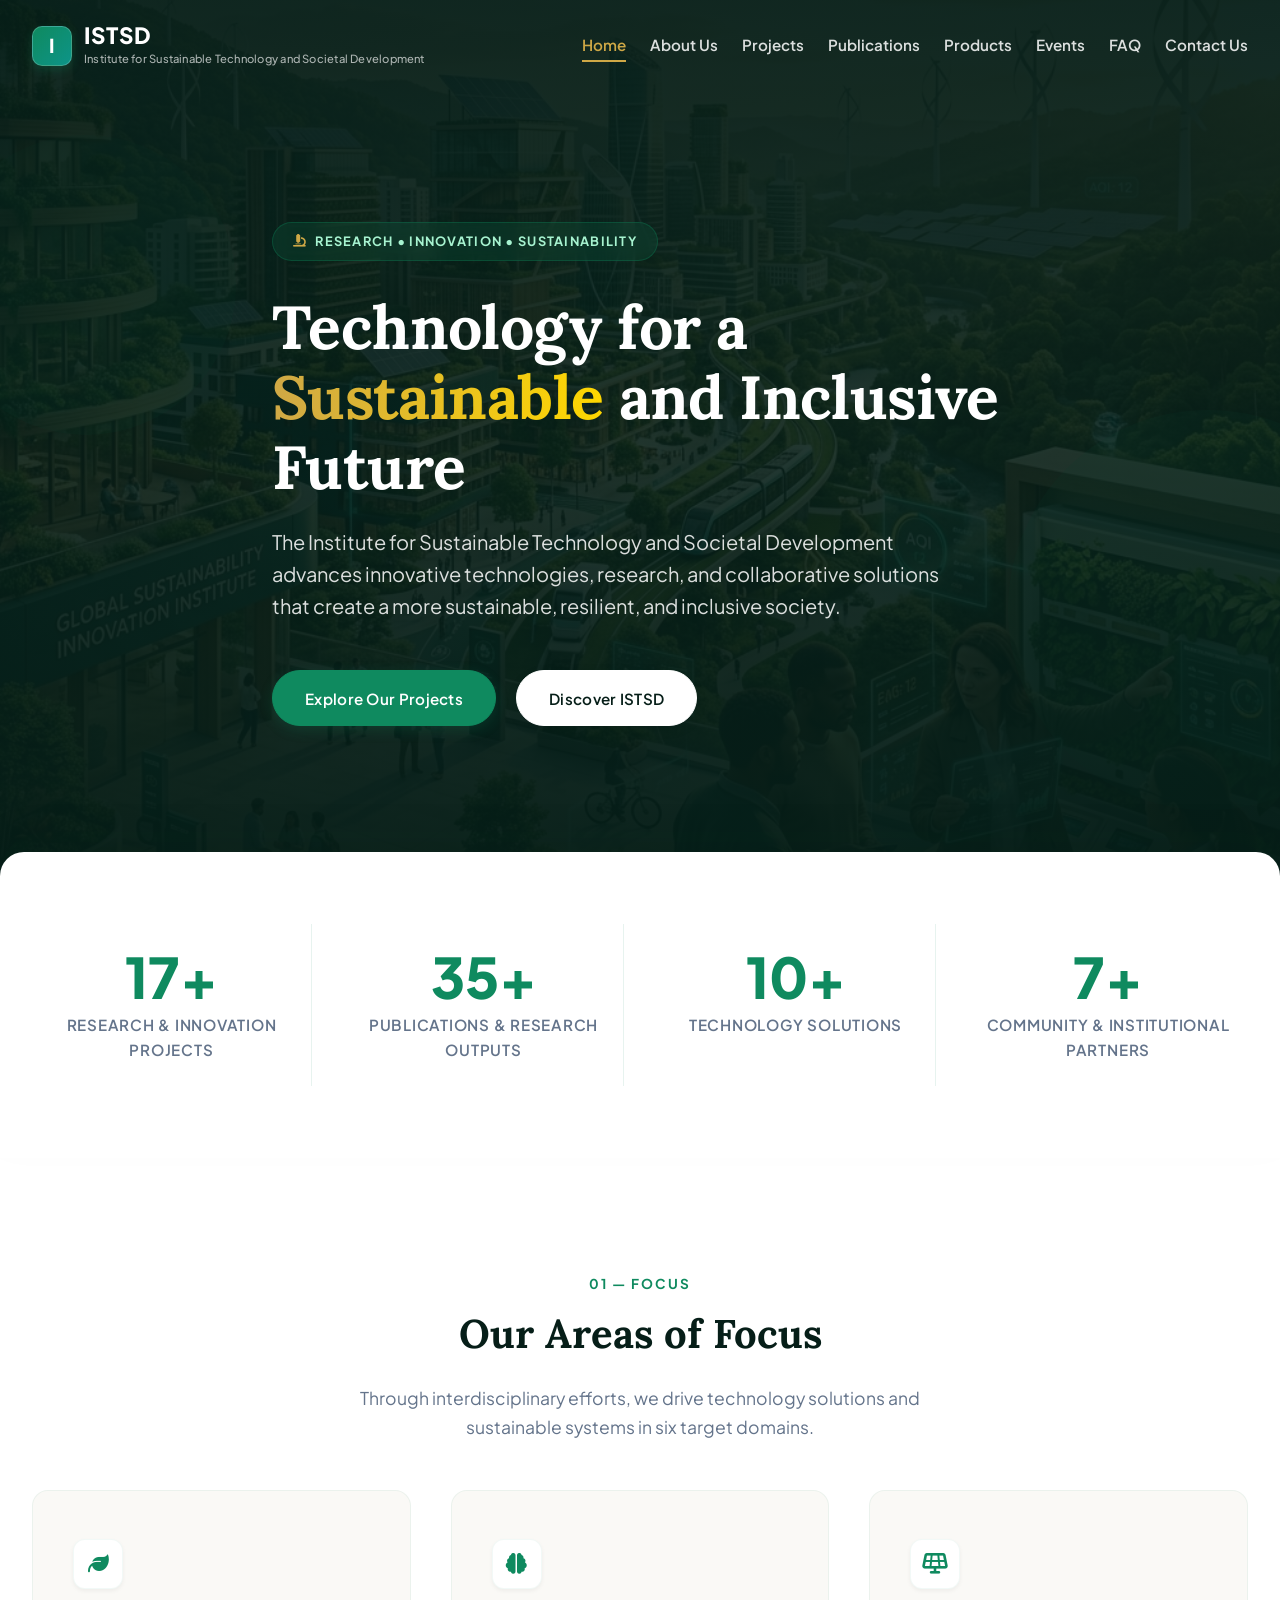
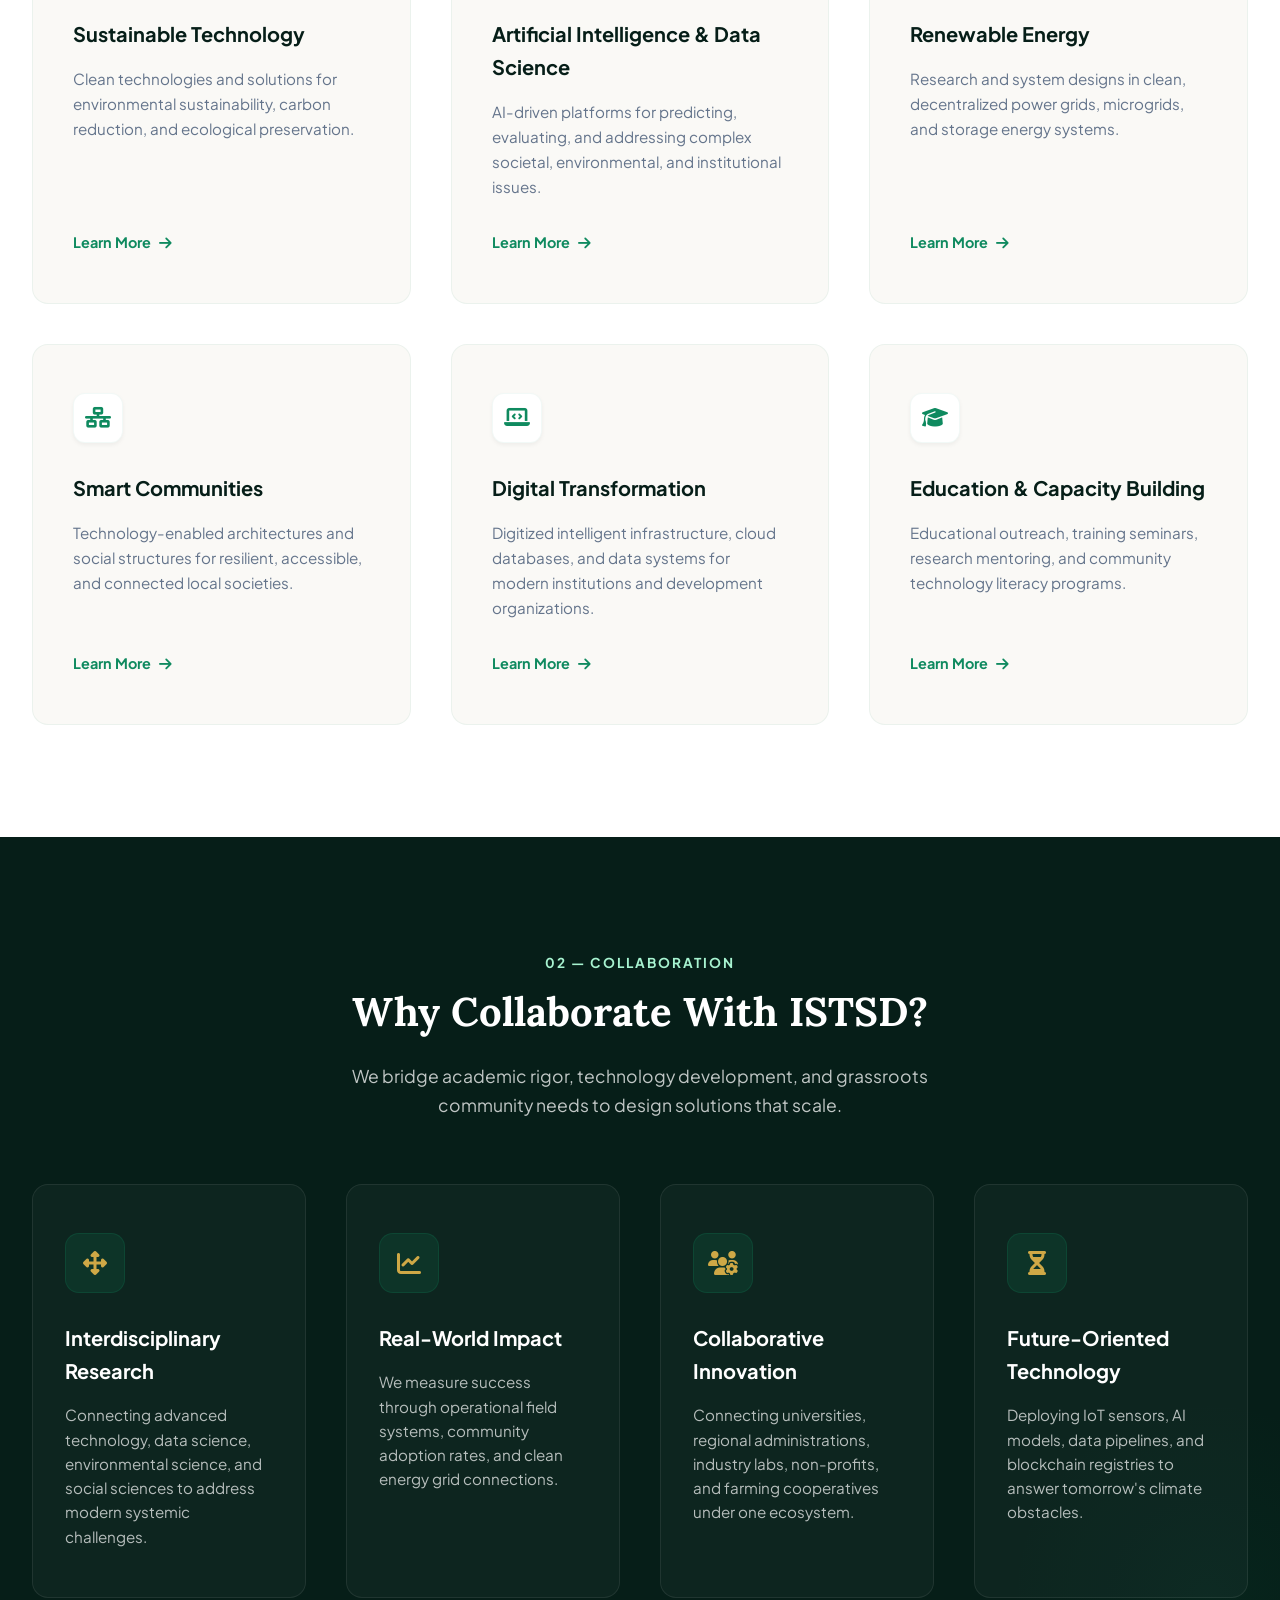
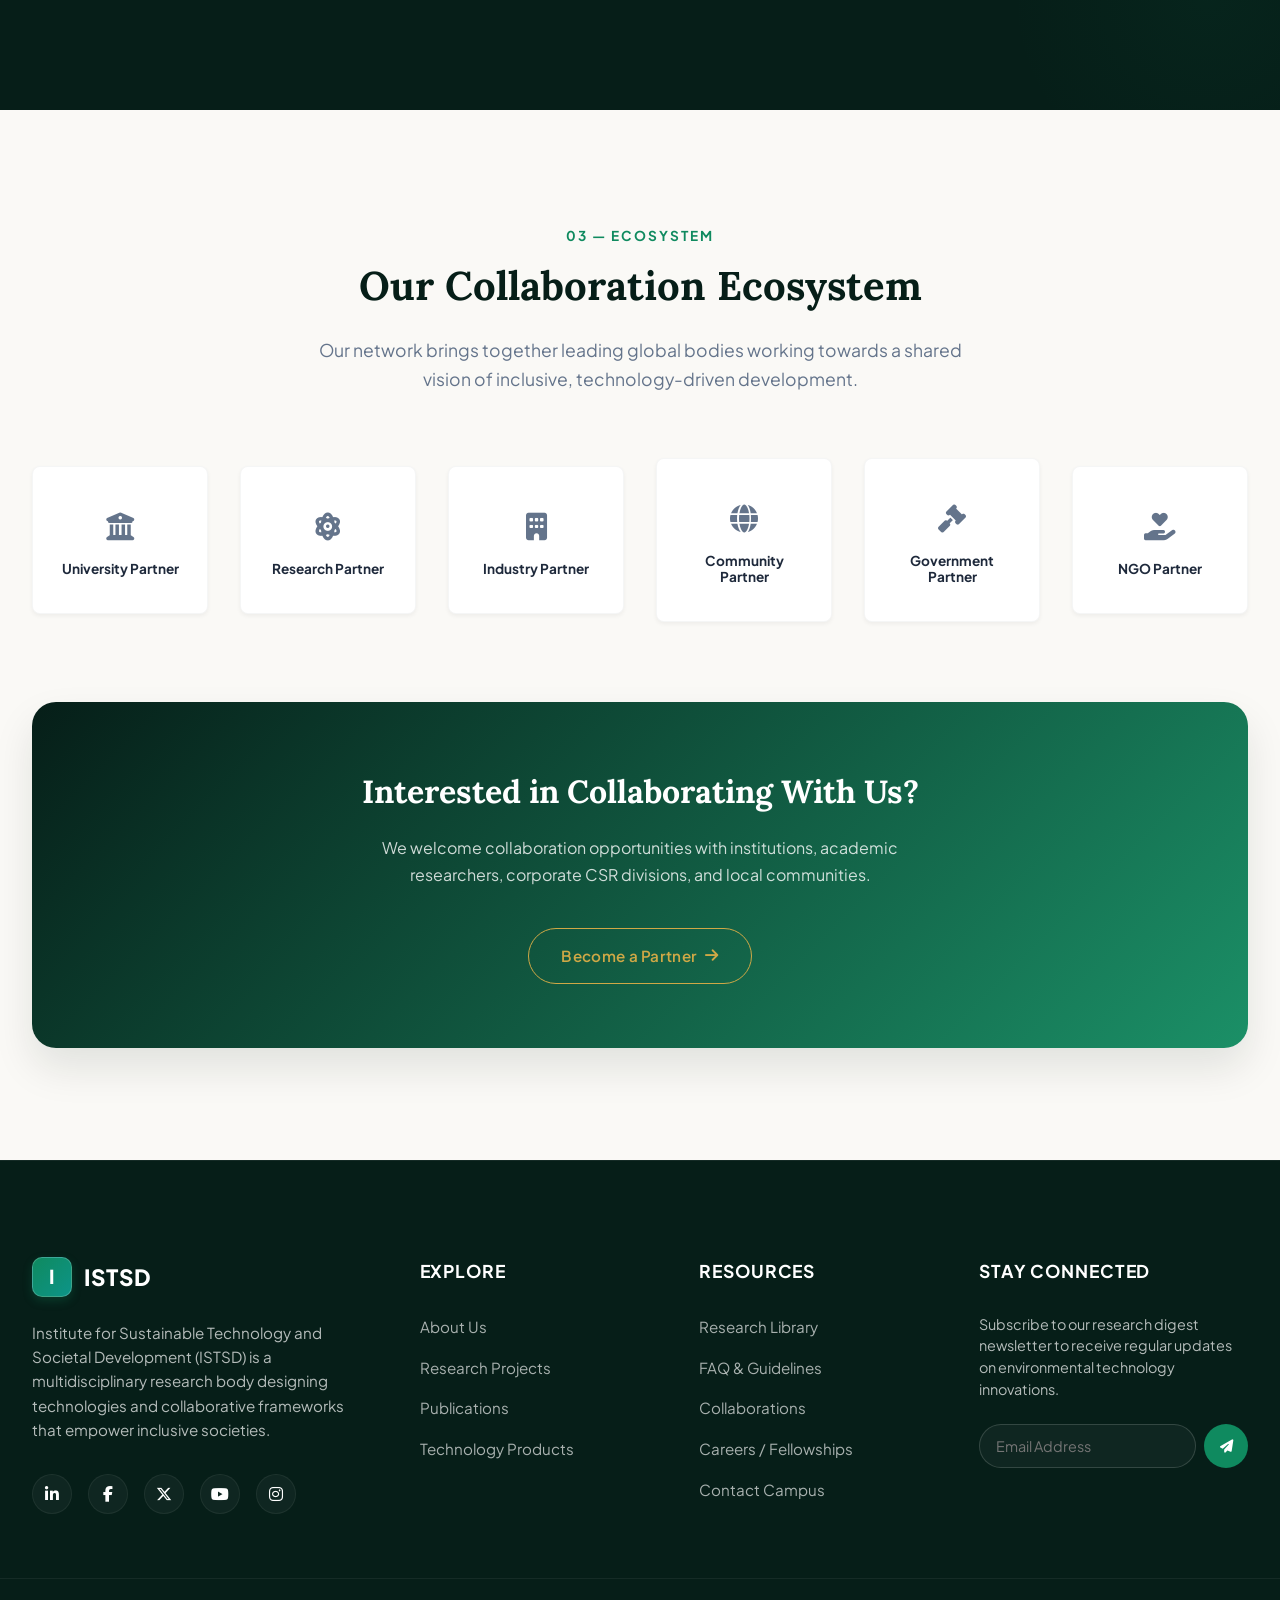
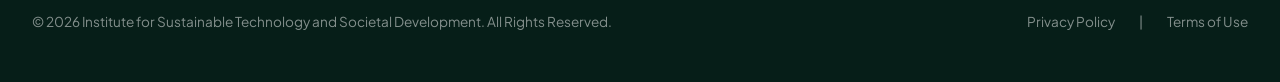
<file: index.html>
<!DOCTYPE html>
<html lang="en">
<head>
  <meta charset="UTF-8">
  <meta name="viewport" content="width=device-width, initial-scale=1.0">
  
  <!-- SEO Meta Tags -->
  <title>ISTSD | Institute for Sustainable Technology and Societal Development</title>
  <meta name="description" content="Institute for Sustainable Technology and Societal Development — advancing research, technology, innovation, sustainability, and inclusive societal development.">
  <meta name="keywords" content="sustainability, green technology, digital innovation, societal development, research institute, clean energy, smart communities, AI for social good">
  
  <!-- Open Graph -->
  <meta property="og:type" content="website">
  <meta property="og:url" content="https://www.istsd.org/">
  <meta property="og:title" content="ISTSD | Institute for Sustainable Technology and Societal Development">
  <meta property="og:description" content="Advancing research, technology, innovation, sustainability, and inclusive societal development.">
  <meta property="og:image" content="images/hero_smart_city.png">
  
  <!-- Font Awesome CDN -->
  <link rel="stylesheet" href="https://cdnjs.cloudflare.com/ajax/libs/font-awesome/6.4.0/css/all.min.css" integrity="sha512-iecdLmaskl7CVkqkXNQ/ZH/XLlvWZOJyj7Yy7tcenmpD1ypASozpmT/E0iPtmFIB46ZmdtAc9eNBvH0H/ZpiBw==" crossorigin="anonymous" referrerpolicy="no-referrer" />
  
  <!-- Stylesheets -->
  <link rel="stylesheet" href="css/style.css">
  
  <!-- JavaScript -->
  <script src="js/script.js" defer></script>
  
  <link rel="icon" type="image/png" href="data:image/svg+xml,<svg xmlns=%22http://www.w3.org/2000/svg%22 viewBox=%220 0 100 100%22><rect width=%22100%22 height=%22100%22 rx=%2220%22 fill=%22%230f8a5f%22/><text y=%22.9em%22 font-size=%2280%22 fill=%22white%22 font-weight=%22bold%22 x=%2210%22>I</text></svg>">
</head>
<body>

  <!-- Scroll Progress Indicator -->
  <div class="scroll-progress-bar"></div>

  <!-- Header / Navigation -->
  <header class="header-nav">
    <div class="container nav-container">
      <a href="index.html" class="logo-link" id="logoLink">
        <div class="logo-icon">I</div>
        <div class="logo-text-wrapper">
          <span class="logo-abbr">ISTSD</span>
          <span class="logo-full">Institute for Sustainable Technology and Societal Development</span>
        </div>
      </a>
      
      <!-- Hamburger Menu for Mobile -->
      <button class="hamburger-toggle" aria-label="Toggle navigation menu" aria-expanded="false" id="hamburgerMenu">
        <span class="hamburger-line"></span>
        <span class="hamburger-line"></span>
        <span class="hamburger-line"></span>
      </button>
      
      <!-- Navigation Menu -->
      <nav class="nav-menu-wrapper">
        <ul class="nav-menu" id="navMenu">
          <li class="nav-item"><a href="index.html" class="nav-link active" id="navHome">Home</a></li>
          <li class="nav-item"><a href="about.html" class="nav-link" id="navAbout">About Us</a></li>
          <li class="nav-item"><a href="projects.html" class="nav-link" id="navProjects">Projects</a></li>
          <li class="nav-item"><a href="publications.html" class="nav-link" id="navPublications">Publications</a></li>
          <li class="nav-item"><a href="products.html" class="nav-link" id="navProducts">Products</a></li>
          <li class="nav-item"><a href="events.html" class="nav-link" id="navEvents">Events</a></li>
          <li class="nav-item"><a href="faq.html" class="nav-link" id="navFaq">FAQ</a></li>
          <li class="nav-item"><a href="contact.html" class="nav-link" id="navContact">Contact Us</a></li>
        </ul>
      </nav>
    </div>
  </header>

  <!-- HERO SECTION -->
  <section class="hero-section" id="home">
    <div class="hero-bg-wrapper">
      <img src="images/hero_smart_city.png" alt="Futuristic sustainable smart city overlay layout" class="hero-bg-img">
      <div class="hero-overlay"></div>
    </div>
    
    <div class="hero-particle hero-particle-1"></div>
    <div class="hero-particle hero-particle-2"></div>
    
    <div class="container hero-content-box reveal-element revealed">
      <div class="hero-badge">
        <i class="fas fa-microscope"></i> Research • Innovation • Sustainability
      </div>
      <h1 class="hero-title">Technology for a <span>Sustainable</span> and Inclusive Future</h1>
      <p class="hero-description">
        The Institute for Sustainable Technology and Societal Development advances innovative technologies, research, and collaborative solutions that create a more sustainable, resilient, and inclusive society.
      </p>
      <div class="hero-buttons">
        <a href="projects.html" class="btn btn-primary" id="heroBtnProjects">Explore Our Projects</a>
        <a href="about.html" class="btn btn-white" id="heroBtnDiscover">Discover ISTSD</a>
      </div>
    </div>
  </section>

  <!-- IMPACT / STATISTICS SECTION -->
  <section class="impact-section">
    <div class="container">
      <div class="stats-grid">
        <div class="stat-item reveal-element">
          <div class="stat-number"><span class="stat-number-val" data-target="25">0</span><span>+</span></div>
          <div class="stat-label">Research & Innovation Projects</div>
        </div>
        <div class="stat-item reveal-element">
          <div class="stat-number"><span class="stat-number-val" data-target="50">0</span><span>+</span></div>
          <div class="stat-label">Publications & Research Outputs</div>
        </div>
        <div class="stat-item reveal-element">
          <div class="stat-number"><span class="stat-number-val" data-target="15">0</span><span>+</span></div>
          <div class="stat-label">Technology Solutions</div>
        </div>
        <div class="stat-item reveal-element">
          <div class="stat-number"><span class="stat-number-val" data-target="10">0</span><span>+</span></div>
          <div class="stat-label">Community & Institutional Partners</div>
        </div>
      </div>
    </div>
  </section>

  <!-- FOCUS AREAS -->
  <section class="focus-section" id="focus">
    <div class="container">
      <div class="text-center">
        <span class="section-label">01 — FOCUS</span>
        <h2 class="section-title">Our Areas of Focus</h2>
        <p class="section-subtitle mx-auto">
          Through interdisciplinary efforts, we drive technology solutions and sustainable systems in six target domains.
        </p>
      </div>
      
      <div class="focus-grid">
        <!-- Area 1 -->
        <div class="focus-card reveal-element">
          <div class="focus-card-icon"><i class="fas fa-leaf"></i></div>
          <h3 class="focus-card-title">Sustainable Technology</h3>
          <p class="focus-card-desc">Clean technologies and solutions for environmental sustainability, carbon reduction, and ecological preservation.</p>
          <a href="projects.html" class="focus-card-link">Learn More <i class="fas fa-arrow-right"></i></a>
        </div>
        
        <!-- Area 2 -->
        <div class="focus-card reveal-element">
          <div class="focus-card-icon"><i class="fas fa-brain"></i></div>
          <h3 class="focus-card-title">Artificial Intelligence & Data Science</h3>
          <p class="focus-card-desc">AI-driven platforms for predicting, evaluating, and addressing complex societal, environmental, and institutional issues.</p>
          <a href="projects.html" class="focus-card-link">Learn More <i class="fas fa-arrow-right"></i></a>
        </div>
        
        <!-- Area 3 -->
        <div class="focus-card reveal-element">
          <div class="focus-card-icon"><i class="fas fa-solar-panel"></i></div>
          <h3 class="focus-card-title">Renewable Energy</h3>
          <p class="focus-card-desc">Research and system designs in clean, decentralized power grids, microgrids, and storage energy systems.</p>
          <a href="projects.html" class="focus-card-link">Learn More <i class="fas fa-arrow-right"></i></a>
        </div>
        
        <!-- Area 4 -->
        <div class="focus-card reveal-element">
          <div class="focus-card-icon"><i class="fas fa-network-wired"></i></div>
          <h3 class="focus-card-title">Smart Communities</h3>
          <p class="focus-card-desc">Technology-enabled architectures and social structures for resilient, accessible, and connected local societies.</p>
          <a href="projects.html" class="focus-card-link">Learn More <i class="fas fa-arrow-right"></i></a>
        </div>
        
        <!-- Area 5 -->
        <div class="focus-card reveal-element">
          <div class="focus-card-icon"><i class="fas fa-laptop-code"></i></div>
          <h3 class="focus-card-title">Digital Transformation</h3>
          <p class="focus-card-desc">Digitized intelligent infrastructure, cloud databases, and data systems for modern institutions and development organizations.</p>
          <a href="projects.html" class="focus-card-link">Learn More <i class="fas fa-arrow-right"></i></a>
        </div>
        
        <!-- Area 6 -->
        <div class="focus-card reveal-element">
          <div class="focus-card-icon"><i class="fas fa-graduation-cap"></i></div>
          <h3 class="focus-card-title">Education & Capacity Building</h3>
          <p class="focus-card-desc">Educational outreach, training seminars, research mentoring, and community technology literacy programs.</p>
          <a href="projects.html" class="focus-card-link">Learn More <i class="fas fa-arrow-right"></i></a>
        </div>
      </div>
    </div>
  </section>

  <!-- WHY ISTSD -->
  <section class="why-section">
    <div class="blur-glow-green" style="bottom: -10%; right: -10%;"></div>
    <div class="container">
      <div class="text-center">
        <span class="section-label" style="color: #a7f3d0;">02 — COLLABORATION</span>
        <h2 class="section-title">Why Collaborate With ISTSD?</h2>
        <p class="section-subtitle mx-auto" style="color: rgba(255, 255, 255, 0.75);">
          We bridge academic rigor, technology development, and grassroots community needs to design solutions that scale.
        </p>
      </div>
      
      <div class="why-grid">
        <!-- Feature 1 -->
        <div class="why-card reveal-element">
          <div class="why-icon"><i class="fas fa-arrows-alt"></i></div>
          <h3 class="why-card-title">Interdisciplinary Research</h3>
          <p class="why-card-desc">Connecting advanced technology, data science, environmental science, and social sciences to address modern systemic challenges.</p>
        </div>
        
        <!-- Feature 2 -->
        <div class="why-card reveal-element">
          <div class="why-icon"><i class="fas fa-chart-line"></i></div>
          <h3 class="why-card-title">Real-World Impact</h3>
          <p class="why-card-desc">We measure success through operational field systems, community adoption rates, and clean energy grid connections.</p>
        </div>
        
        <!-- Feature 3 -->
        <div class="why-card reveal-element">
          <div class="why-icon"><i class="fas fa-users-cog"></i></div>
          <h3 class="why-card-title">Collaborative Innovation</h3>
          <p class="why-card-desc">Connecting universities, regional administrations, industry labs, non-profits, and farming cooperatives under one ecosystem.</p>
        </div>
        
        <!-- Feature 4 -->
        <div class="why-card reveal-element">
          <div class="why-icon"><i class="fas fa-hourglass-half"></i></div>
          <h3 class="why-card-title">Future-Oriented Technology</h3>
          <p class="why-card-desc">Deploying IoT sensors, AI models, data pipelines, and blockchain registries to answer tomorrow's climate obstacles.</p>
        </div>
      </div>
    </div>
  </section>

  <!-- PARTNERS / COLLABORATION SECTION -->
  <section class="partners-section">
    <div class="container">
      <div class="text-center partners-intro-box mx-auto">
        <span class="section-label">03 — ECOSYSTEM</span>
        <h2 class="section-title">Our Collaboration Ecosystem</h2>
        <p class="section-subtitle mx-auto" style="margin-bottom: 0;">
          Our network brings together leading global bodies working towards a shared vision of inclusive, technology-driven development.
        </p>
      </div>
      
      <div class="partners-grid">
        <!-- Partner 1 -->
        <div class="partner-logo-card reveal-element">
          <div class="partner-logo-icon"><i class="fas fa-university"></i></div>
          <span class="partner-logo-name">University Partner</span>
        </div>
        
        <!-- Partner 2 -->
        <div class="partner-logo-card reveal-element">
          <div class="partner-logo-icon"><i class="fas fa-atom"></i></div>
          <span class="partner-logo-name">Research Partner</span>
        </div>
        
        <!-- Partner 3 -->
        <div class="partner-logo-card reveal-element">
          <div class="partner-logo-icon"><i class="fas fa-building"></i></div>
          <span class="partner-logo-name">Industry Partner</span>
        </div>
        
        <!-- Partner 4 -->
        <div class="partner-logo-card reveal-element">
          <div class="partner-logo-icon"><i class="fas fa-globe"></i></div>
          <span class="partner-logo-name">Community Partner</span>
        </div>
        
        <!-- Partner 5 -->
        <div class="partner-logo-card reveal-element">
          <div class="partner-logo-icon"><i class="fas fa-gavel"></i></div>
          <span class="partner-logo-name">Government Partner</span>
        </div>
        
        <!-- Partner 6 -->
        <div class="partner-logo-card reveal-element">
          <div class="partner-logo-icon"><i class="fas fa-hand-holding-heart"></i></div>
          <span class="partner-logo-name">NGO Partner</span>
        </div>
      </div>
      
      <div class="partner-cta-box reveal-element">
        <h3 class="partner-cta-title">Interested in Collaborating With Us?</h3>
        <p class="partner-cta-desc">
          We welcome collaboration opportunities with institutions, academic researchers, corporate CSR divisions, and local communities.
        </p>
        <a href="contact.html" class="btn btn-outline-gold" id="partnerCtaBtn">Become a Partner <i class="fas fa-arrow-right" style="margin-left: 0.5rem;"></i></a>
      </div>
    </div>
  </section>

  <!-- FOOTER -->
  <footer class="footer-section">
    <div class="container footer-grid">
      <!-- Col 1: Brand details -->
      <div class="footer-brand-col">
        <a href="index.html" class="footer-logo">
          <div class="logo-icon">I</div>
          <span class="logo-abbr">ISTSD</span>
        </a>
        <p class="footer-brand-desc">
          Institute for Sustainable Technology and Societal Development (ISTSD) is a multidisciplinary research body designing technologies and collaborative frameworks that empower inclusive societies.
        </p>
        <div class="footer-social-links">
          <a href="https://linkedin.com" target="_blank" rel="noopener noreferrer" class="footer-social-btn" aria-label="LinkedIn Profile"><i class="fab fa-linkedin-in"></i></a>
          <a href="https://facebook.com" target="_blank" rel="noopener noreferrer" class="footer-social-btn" aria-label="Facebook Page"><i class="fab fa-facebook-f"></i></a>
          <a href="https://twitter.com" target="_blank" rel="noopener noreferrer" class="footer-social-btn" aria-label="X / Twitter Feed"><i class="fab fa-x-twitter"></i></a>
          <a href="https://youtube.com" target="_blank" rel="noopener noreferrer" class="footer-social-btn" aria-label="YouTube Channel"><i class="fab fa-youtube"></i></a>
          <a href="https://instagram.com" target="_blank" rel="noopener noreferrer" class="footer-social-btn" aria-label="Instagram Feed"><i class="fab fa-instagram"></i></a>
        </div>
      </div>
      
      <!-- Col 2: Navigation shortcuts -->
      <div>
        <h4 class="footer-title">Explore</h4>
        <ul class="footer-links-list">
          <li class="footer-link-item"><a href="about.html">About Us</a></li>
          <li class="footer-link-item"><a href="projects.html">Research Projects</a></li>
          <li class="footer-link-item"><a href="publications.html">Publications</a></li>
          <li class="footer-link-item"><a href="products.html">Technology Products</a></li>
        </ul>
      </div>
      
      <!-- Col 3: Resources links -->
      <div>
        <h4 class="footer-title">Resources</h4>
        <ul class="footer-links-list">
          <li class="footer-link-item"><a href="publications.html">Research Library</a></li>
          <li class="footer-link-item"><a href="faq.html">FAQ & Guidelines</a></li>
          <li class="footer-link-item"><a href="contact.html">Collaborations</a></li>
          <li class="footer-link-item"><a href="contact.html">Careers / Fellowships</a></li>
          <li class="footer-link-item"><a href="contact.html">Contact Campus</a></li>
        </ul>
      </div>
      
      <!-- Col 4: Newsletter sign up -->
      <div>
        <h4 class="footer-title">Stay Connected</h4>
        <p style="font-size: 0.9rem; margin-bottom: 1.5rem; line-height: 1.5;">
          Subscribe to our research digest newsletter to receive regular updates on environmental technology innovations.
        </p>
        <form style="display: flex; gap: 0.5rem; position: relative;" onsubmit="event.preventDefault(); alert('Subscribed to ISTSD research digest successfully!'); this.reset();">
          <input type="email" placeholder="Email Address" required style="flex-grow: 1; padding: 0.75rem 1rem; border-radius: 30px; border: 1px solid rgba(255, 255, 255, 0.15); background-color: rgba(255, 255, 255, 0.04); color: var(--white); font-family: var(--font-sans); font-size: 0.9rem; outline: none;">
          <button type="submit" aria-label="Subscribe to newsletter" style="width: 44px; height: 44px; border-radius: 50%; background-color: var(--primary-emerald); color: var(--white); border: none; cursor: pointer; display: flex; align-items: center; justify-content: center; flex-shrink: 0; transition: var(--transition-fast);"><i class="fas fa-paper-plane"></i></button>
        </form>
      </div>
    </div>
    
    <!-- Footer Legal Row -->
    <div class="container footer-bottom-wrapper">
      <p>© 2026 Institute for Sustainable Technology and Societal Development. All Rights Reserved.</p>
      <div class="footer-bottom-links">
        <a href="contact.html">Privacy Policy</a>
        <span>|</span>
        <a href="contact.html">Terms of Use</a>
      </div>
    </div>
  </footer>

  <!-- Scroll-to-Top Button -->
  <button class="scroll-top-btn" aria-label="Scroll to top of the page" id="scrollTopBtn">
    <i class="fas fa-chevron-up"></i>
  </button>

</body>
</html>
</file>
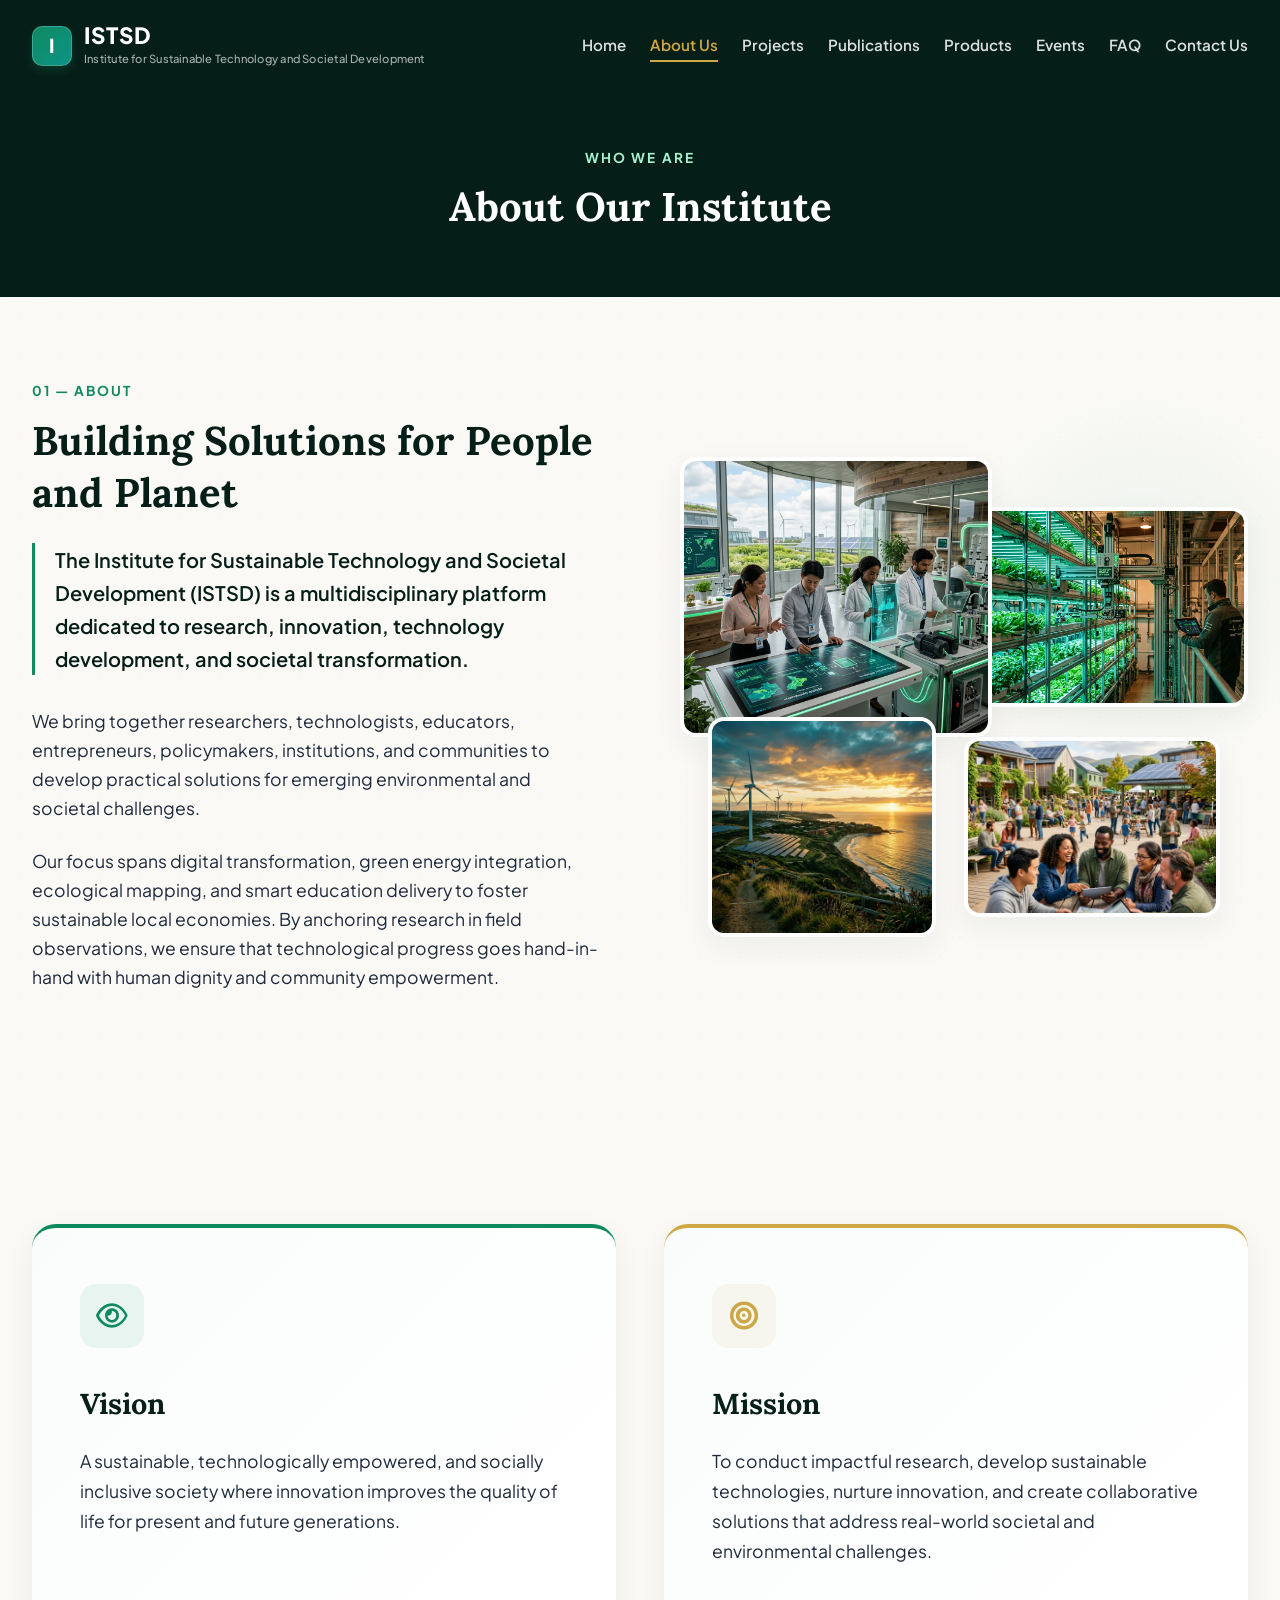
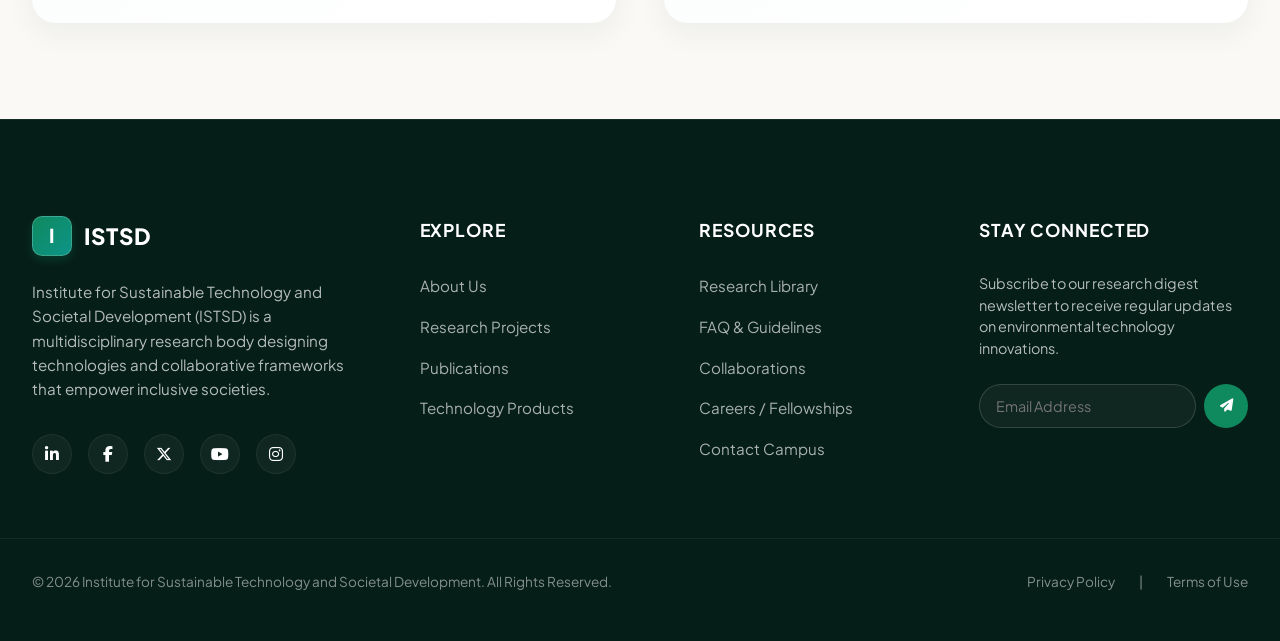
<file: about.html>
<!DOCTYPE html>
<html lang="en">

<head>
  <meta charset="UTF-8">
  <meta name="viewport" content="width=device-width, initial-scale=1.0">
  <title>About Us | ISTSD</title>
  <meta name="description"
    content="Learn about the Institute for Sustainable Technology and Societal Development (ISTSD), our vision, mission, and multidisciplinary platform.">

  <!-- Font Awesome CDN -->
  <link rel="stylesheet" href="https://cdnjs.cloudflare.com/ajax/libs/font-awesome/6.4.0/css/all.min.css"
    integrity="sha512-iecdLmaskl7CVkqkXNQ/ZH/XLlvWZOJyj7Yy7tcenmpD1ypASozpmT/E0iPtmFIB46ZmdtAc9eNBvH0H/ZpiBw=="
    crossorigin="anonymous" referrerpolicy="no-referrer" />

  <!-- Stylesheets -->
  <link rel="stylesheet" href="css/style.css">

  <!-- JavaScript -->
  <script src="js/script.js" defer></script>
  <link rel="icon" type="image/png"
    href="data:image/svg+xml,<svg xmlns=%22http://www.w3.org/2000/svg%22 viewBox=%220 0 100 100%22><rect width=%22100%22 height=%22100%22 rx=%2220%22 fill=%22%230f8a5f%22/><text y=%22.9em%22 font-size=%2280%22 fill=%22white%22 font-weight=%22bold%22 x=%2210%22>I</text></svg>">
</head>

<body>

  <!-- Scroll Progress Indicator -->
  <div class="scroll-progress-bar"></div>

  <!-- Header / Navigation -->
  <header class="header-nav">
    <div class="container nav-container">
      <a href="index.html" class="logo-link" id="logoLink">
        <div class="logo-icon">I</div>
        <div class="logo-text-wrapper">
          <span class="logo-abbr">ISTSD</span>
          <span class="logo-full">Institute for Sustainable Technology and Societal Development</span>
        </div>
      </a>

      <!-- Hamburger Menu for Mobile -->
      <button class="hamburger-toggle" aria-label="Toggle navigation menu" aria-expanded="false" id="hamburgerMenu">
        <span class="hamburger-line"></span>
        <span class="hamburger-line"></span>
        <span class="hamburger-line"></span>
      </button>

      <!-- Navigation Menu -->
      <nav class="nav-menu-wrapper">
        <ul class="nav-menu" id="navMenu">
          <li class="nav-item"><a href="index.html" class="nav-link" id="navHome">Home</a></li>
          <li class="nav-item"><a href="about.html" class="nav-link active" id="navAbout">About Us</a></li>
          <li class="nav-item"><a href="projects.html" class="nav-link" id="navProjects">Projects</a></li>
          <li class="nav-item"><a href="publications.html" class="nav-link" id="navPublications">Publications</a></li>
          <li class="nav-item"><a href="products.html" class="nav-link" id="navProducts">Products</a></li>
          <li class="nav-item"><a href="events.html" class="nav-link" id="navEvents">Events</a></li>
          <li class="nav-item"><a href="faq.html" class="nav-link" id="navFaq">FAQ</a></li>
          <li class="nav-item"><a href="contact.html" class="nav-link" id="navContact">Contact Us</a></li>
        </ul>
      </nav>
    </div>
  </header>

  <!-- Inner Page Banner -->
  <section class="why-section" style="padding: 9rem 0 4rem 0; min-height: auto;">
    <div class="container text-center reveal-element revealed">
      <span class="section-label" style="color: #a7f3d0;">Who We Are</span>
      <h1 class="section-title" style="color: var(--white); margin-bottom: 0;">About Our Institute</h1>
    </div>
  </section>

  <!-- ABOUT US SECTION -->
  <section class="about-section" id="about" style="padding-top: 5rem;">
    <div class="grid-bg-pattern"></div>
    <div class="blur-glow-green" style="top: 10%; right: -5%;"></div>

    <div class="container about-grid">
      <!-- Left content -->
      <div class="about-content reveal-element">
        <span class="section-label">01 — About</span>
        <h2 class="section-title">Building Solutions for People and Planet</h2>
        <p class="about-text-lead">
          The Institute for Sustainable Technology and Societal Development (ISTSD) is a multidisciplinary platform
          dedicated to research, innovation, technology development, and societal transformation.
        </p>
        <p class="about-text">
          We bring together researchers, technologists, educators, entrepreneurs, policymakers, institutions, and
          communities to develop practical solutions for emerging environmental and societal challenges.
        </p>
        <p class="about-text">
          Our focus spans digital transformation, green energy integration, ecological mapping, and smart education
          delivery to foster sustainable local economies. By anchoring research in field observations, we ensure that
          technological progress goes hand-in-hand with human dignity and community empowerment.
        </p>
      </div>

      <!-- Right overlapping collage -->
      <div class="about-collage reveal-element">
        <div class="collage-img-card collage-card-1">
          <img src="images/about_col_researcher.png" alt="Researchers collaborating in a clean energy lab">
        </div>
        <div class="collage-img-card collage-card-2">
          <img src="images/about_col_agriculture.png" alt="Smart vertical hydroponics precision farming">
        </div>
        <div class="collage-img-card collage-card-3">
          <img src="images/about_col_energy.png" alt="Sleek wind turbines and solar panel arrays">
        </div>
        <div class="collage-img-card collage-card-4">
          <img src="images/about_col_community.png" alt="Local community collaborating outdoors using tablets">
        </div>
      </div>
    </div>
  </section>

  <!-- VISION AND MISSION -->
  <section class="vision-mission-section">
    <div class="container vm-grid">
      <!-- Vision Card -->
      <div class="vm-card reveal-element">
        <div class="vm-icon-box">
          <i class="far fa-eye"></i>
        </div>
        <h3 class="vm-title">Vision</h3>
        <p class="vm-text">
          A sustainable, technologically empowered, and socially inclusive society where innovation improves the quality
          of life for present and future generations.
        </p>
      </div>

      <!-- Mission Card -->
      <div class="vm-card vm-card-mission reveal-element">
        <div class="vm-icon-box">
          <i class="fas fa-bullseye"></i>
        </div>
        <h3 class="vm-title">Mission</h3>
        <p class="vm-text">
          To conduct impactful research, develop sustainable technologies, nurture innovation, and create collaborative
          solutions that address real-world societal and environmental challenges.
        </p>
      </div>
    </div>
  </section>

  <!-- FOOTER -->
  <footer class="footer-section">
    <div class="container footer-grid">
      <!-- Col 1: Brand details -->
      <div class="footer-brand-col">
        <a href="index.html" class="footer-logo">
          <div class="logo-icon">I</div>
          <span class="logo-abbr">ISTSD</span>
        </a>
        <p class="footer-brand-desc">
          Institute for Sustainable Technology and Societal Development (ISTSD) is a multidisciplinary research body
          designing technologies and collaborative frameworks that empower inclusive societies.
        </p>
        <div class="footer-social-links">
          <a href="https://linkedin.com" target="_blank" rel="noopener noreferrer" class="footer-social-btn"
            aria-label="LinkedIn Profile"><i class="fab fa-linkedin-in"></i></a>
          <a href="https://facebook.com" target="_blank" rel="noopener noreferrer" class="footer-social-btn"
            aria-label="Facebook Page"><i class="fab fa-facebook-f"></i></a>
          <a href="https://twitter.com" target="_blank" rel="noopener noreferrer" class="footer-social-btn"
            aria-label="X / Twitter Feed"><i class="fab fa-x-twitter"></i></a>
          <a href="https://youtube.com" target="_blank" rel="noopener noreferrer" class="footer-social-btn"
            aria-label="YouTube Channel"><i class="fab fa-youtube"></i></a>
          <a href="https://instagram.com" target="_blank" rel="noopener noreferrer" class="footer-social-btn"
            aria-label="Instagram Feed"><i class="fab fa-instagram"></i></a>
        </div>
      </div>

      <!-- Col 2: Navigation shortcuts -->
      <div>
        <h4 class="footer-title">Explore</h4>
        <ul class="footer-links-list">
          <li class="footer-link-item"><a href="about.html">About Us</a></li>
          <li class="footer-link-item"><a href="projects.html">Research Projects</a></li>
          <li class="footer-link-item"><a href="publications.html">Publications</a></li>
          <li class="footer-link-item"><a href="products.html">Technology Products</a></li>
        </ul>
      </div>

      <!-- Col 3: Resources links -->
      <div>
        <h4 class="footer-title">Resources</h4>
        <ul class="footer-links-list">
          <li class="footer-link-item"><a href="publications.html">Research Library</a></li>
          <li class="footer-link-item"><a href="faq.html">FAQ & Guidelines</a></li>
          <li class="footer-link-item"><a href="contact.html">Collaborations</a></li>
          <li class="footer-link-item"><a href="contact.html">Careers / Fellowships</a></li>
          <li class="footer-link-item"><a href="contact.html">Contact Campus</a></li>
        </ul>
      </div>

      <!-- Col 4: Newsletter sign up -->
      <div>
        <h4 class="footer-title">Stay Connected</h4>
        <p style="font-size: 0.9rem; margin-bottom: 1.5rem; line-height: 1.5;">
          Subscribe to our research digest newsletter to receive regular updates on environmental technology
          innovations.
        </p>
        <form style="display: flex; gap: 0.5rem; position: relative;"
          onsubmit="event.preventDefault(); alert('Subscribed to ISTSD research digest successfully!'); this.reset();">
          <input type="email" placeholder="Email Address" required
            style="flex-grow: 1; padding: 0.75rem 1rem; border-radius: 30px; border: 1px solid rgba(255, 255, 255, 0.15); background-color: rgba(255, 255, 255, 0.04); color: var(--white); font-family: var(--font-sans); font-size: 0.9rem; outline: none;">
          <button type="submit" aria-label="Subscribe to newsletter"
            style="width: 44px; height: 44px; border-radius: 50%; background-color: var(--primary-emerald); color: var(--white); border: none; cursor: pointer; display: flex; align-items: center; justify-content: center; flex-shrink: 0; transition: var(--transition-fast);"><i
              class="fas fa-paper-plane"></i></button>
        </form>
      </div>
    </div>

    <!-- Footer Legal Row -->
    <div class="container footer-bottom-wrapper">
      <p>© 2026 Institute for Sustainable Technology and Societal Development. All Rights Reserved.</p>
      <div class="footer-bottom-links">
        <a href="contact.html">Privacy Policy</a>
        <span>|</span>
        <a href="contact.html">Terms of Use</a>
      </div>
    </div>
  </footer>

  <!-- Scroll-to-Top Button -->
  <button class="scroll-top-btn" aria-label="Scroll to top of the page" id="scrollTopBtn">
    <i class="fas fa-chevron-up"></i>
  </button>

</body>

</html>
</file>
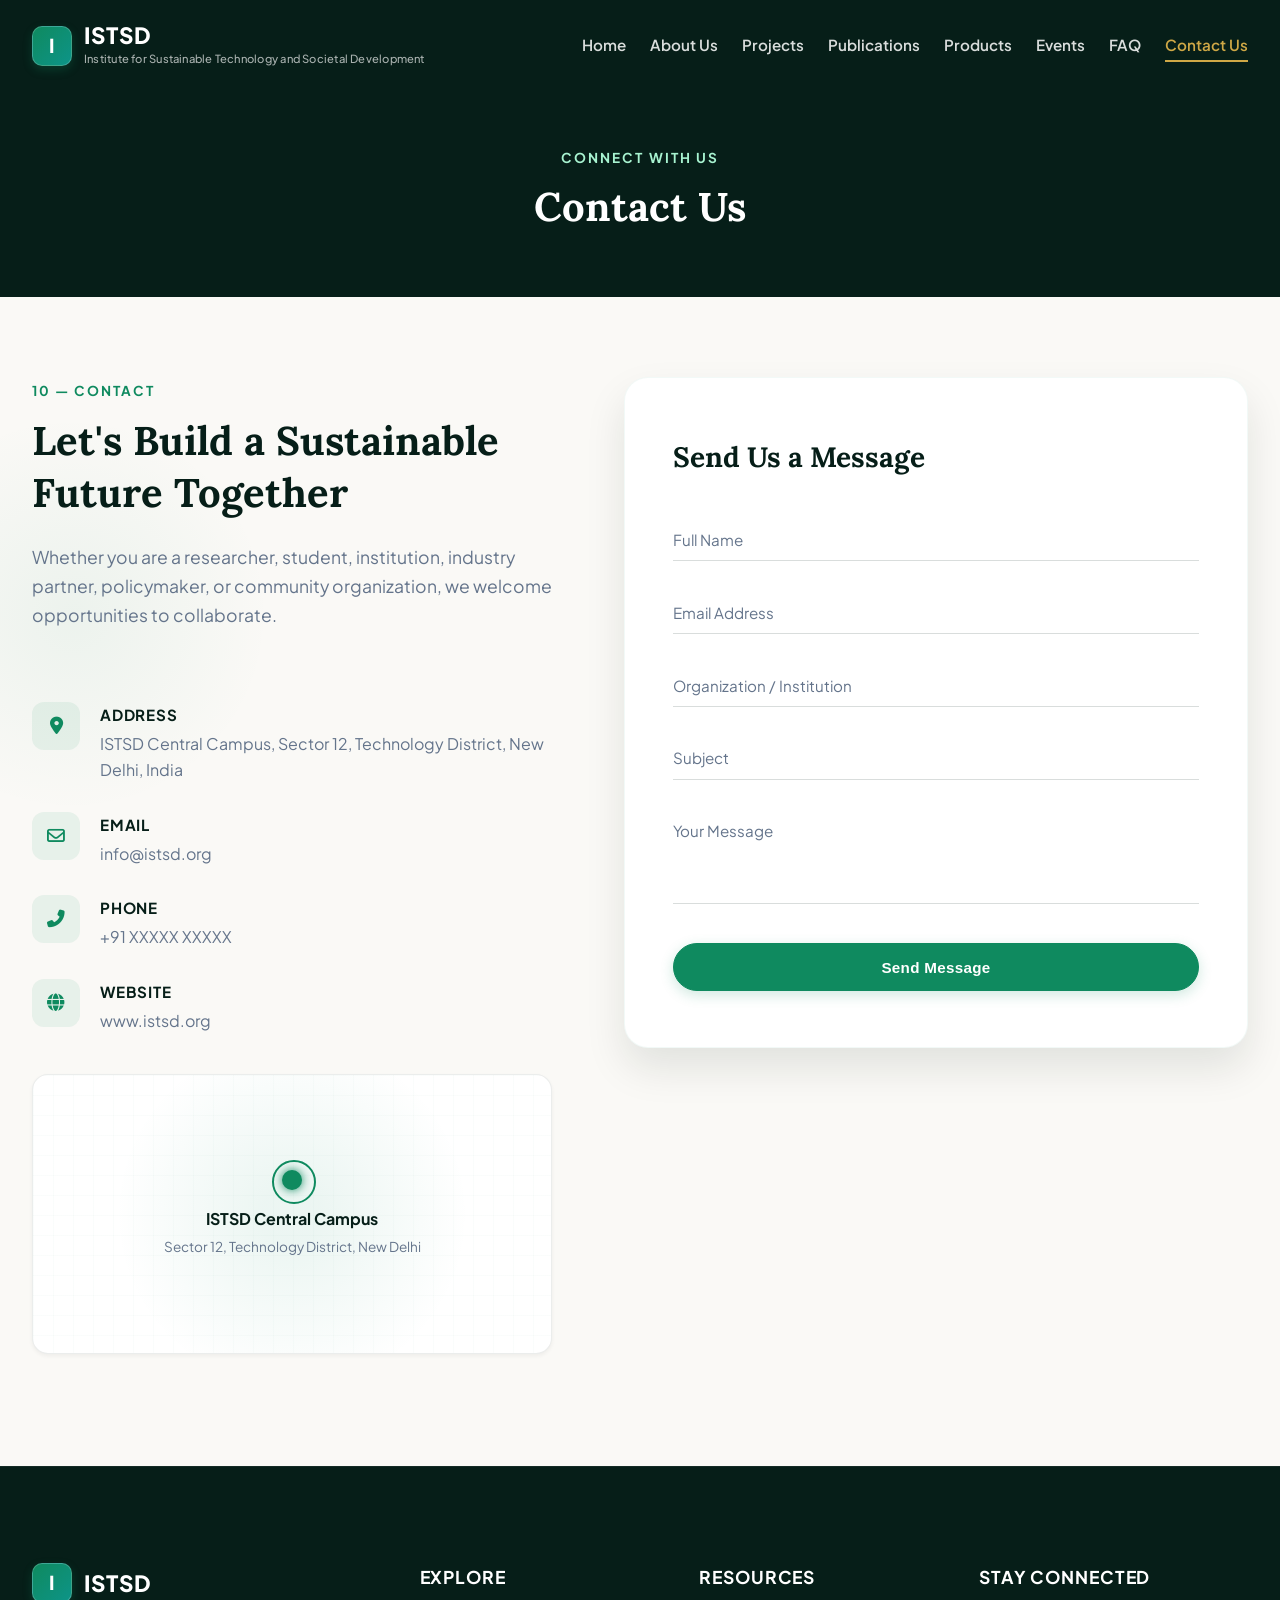
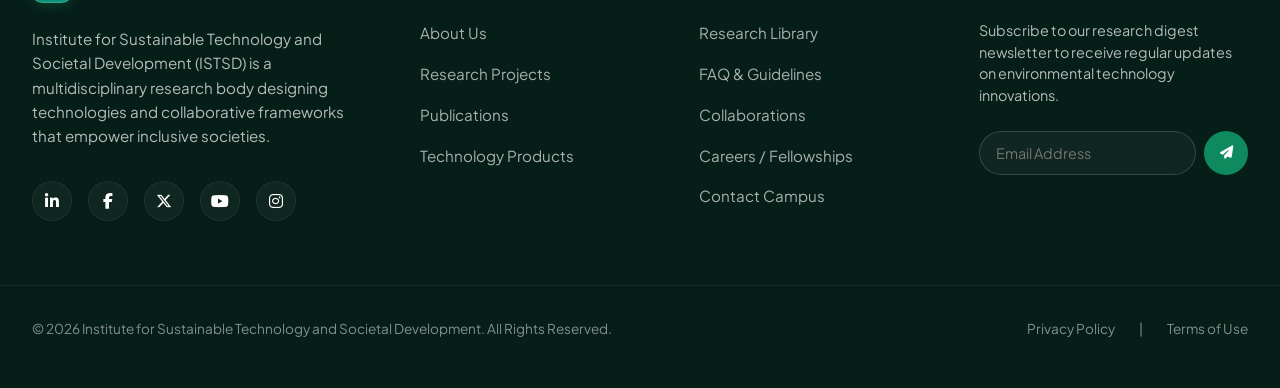
<file: contact.html>
<!DOCTYPE html>
<html lang="en">
<head>
  <meta charset="UTF-8">
  <meta name="viewport" content="width=device-width, initial-scale=1.0">
  <title>Contact Us | ISTSD</title>
  <meta name="description" content="Get in touch with the Institute for Sustainable Technology and Societal Development. Fill out our contact form or contact us via email.">
  
  <!-- Font Awesome CDN -->
  <link rel="stylesheet" href="https://cdnjs.cloudflare.com/ajax/libs/font-awesome/6.4.0/css/all.min.css" integrity="sha512-iecdLmaskl7CVkqkXNQ/ZH/XLlvWZOJyj7Yy7tcenmpD1ypASozpmT/E0iPtmFIB46ZmdtAc9eNBvH0H/ZpiBw==" crossorigin="anonymous" referrerpolicy="no-referrer" />
  
  <!-- Stylesheets -->
  <link rel="stylesheet" href="css/style.css">
  
  <!-- JavaScript -->
  <script src="js/script.js" defer></script>
  <link rel="icon" type="image/png" href="data:image/svg+xml,<svg xmlns=%22http://www.w3.org/2000/svg%22 viewBox=%220 0 100 100%22><rect width=%22100%22 height=%22100%22 rx=%2220%22 fill=%22%230f8a5f%22/><text y=%22.9em%22 font-size=%2280%22 fill=%22white%22 font-weight=%22bold%22 x=%2210%22>I</text></svg>">
</head>
<body>

  <!-- Scroll Progress Indicator -->
  <div class="scroll-progress-bar"></div>

  <!-- Header / Navigation -->
  <header class="header-nav">
    <div class="container nav-container">
      <a href="index.html" class="logo-link" id="logoLink">
        <div class="logo-icon">I</div>
        <div class="logo-text-wrapper">
          <span class="logo-abbr">ISTSD</span>
          <span class="logo-full">Institute for Sustainable Technology and Societal Development</span>
        </div>
      </a>
      
      <!-- Hamburger Menu for Mobile -->
      <button class="hamburger-toggle" aria-label="Toggle navigation menu" aria-expanded="false" id="hamburgerMenu">
        <span class="hamburger-line"></span>
        <span class="hamburger-line"></span>
        <span class="hamburger-line"></span>
      </button>
      
      <!-- Navigation Menu -->
      <nav class="nav-menu-wrapper">
        <ul class="nav-menu" id="navMenu">
          <li class="nav-item"><a href="index.html" class="nav-link" id="navHome">Home</a></li>
          <li class="nav-item"><a href="about.html" class="nav-link" id="navAbout">About Us</a></li>
          <li class="nav-item"><a href="projects.html" class="nav-link" id="navProjects">Projects</a></li>
          <li class="nav-item"><a href="publications.html" class="nav-link" id="navPublications">Publications</a></li>
          <li class="nav-item"><a href="products.html" class="nav-link" id="navProducts">Products</a></li>
          <li class="nav-item"><a href="events.html" class="nav-link" id="navEvents">Events</a></li>
          <li class="nav-item"><a href="faq.html" class="nav-link" id="navFaq">FAQ</a></li>
          <li class="nav-item"><a href="contact.html" class="nav-link active" id="navContact">Contact Us</a></li>
        </ul>
      </nav>
    </div>
  </header>

  <!-- Inner Page Banner -->
  <section class="why-section" style="padding: 9rem 0 4rem 0; min-height: auto;">
    <div class="container text-center reveal-element revealed">
      <span class="section-label" style="color: #a7f3d0;">Connect With Us</span>
      <h1 class="section-title" style="color: var(--white); margin-bottom: 0;">Contact Us</h1>
    </div>
  </section>

  <!-- CONTACT SECTION -->
  <section class="contact-section" id="contact" style="padding-top: 5rem;">
    <div class="blur-glow-green" style="top: 10%; left: -10%;"></div>
    
    <div class="container contact-grid">
      <!-- Left Contact Details & Map -->
      <div class="contact-info-panel reveal-element">
        <div>
          <span class="section-label">10 — CONTACT</span>
          <h2 class="section-title">Let's Build a Sustainable Future Together</h2>
          <p class="about-text" style="color: var(--text-muted); margin-bottom: 2rem;">
            Whether you are a researcher, student, institution, industry partner, policymaker, or community organization, we welcome opportunities to collaborate.
          </p>
        </div>
        
        <div class="contact-details-box">
          <!-- Address -->
          <div class="contact-detail-item">
            <div class="contact-detail-icon"><i class="fas fa-map-marker-alt"></i></div>
            <div class="contact-detail-content">
              <h4>Address</h4>
              <p>ISTSD Central Campus, Sector 12, Technology District, New Delhi, India</p>
            </div>
          </div>
          
          <!-- Email -->
          <div class="contact-detail-item">
            <div class="contact-detail-icon"><i class="far fa-envelope"></i></div>
            <div class="contact-detail-content">
              <h4>Email</h4>
              <p><a href="mailto:info@istsd.org">info@istsd.org</a></p>
            </div>
          </div>
          
          <!-- Phone -->
          <div class="contact-detail-item">
            <div class="contact-detail-icon"><i class="fas fa-phone-alt"></i></div>
            <div class="contact-detail-content">
              <h4>Phone</h4>
              <p>+91 XXXXX XXXXX</p>
            </div>
          </div>
          
          <!-- Website -->
          <div class="contact-detail-item">
            <div class="contact-detail-icon"><i class="fas fa-globe"></i></div>
            <div class="contact-detail-content">
              <h4>Website</h4>
              <p><a href="http://www.istsd.org" target="_blank" rel="noopener noreferrer">www.istsd.org</a></p>
            </div>
          </div>
        </div>
        
        <!-- Stylized Map Placeholder Frame -->
        <div class="contact-map-frame">
          <div class="contact-map-placeholder">
            <div class="map-marker-pulse"></div>
            <h4 style="font-weight: 700; margin-bottom: 0.25rem;">ISTSD Central Campus</h4>
            <p style="font-size: 0.85rem; color: var(--text-muted);">Sector 12, Technology District, New Delhi</p>
          </div>
        </div>
      </div>
      
      <!-- Right Contact Form -->
      <div class="contact-form-panel reveal-element">
        <h3 class="form-title">Send Us a Message</h3>
        
        <form id="istsdContactForm">
          <!-- Name -->
          <div class="form-group">
            <input type="text" id="name" name="name" class="form-input" placeholder=" " required>
            <label for="name" class="form-label">Full Name</label>
          </div>
          
          <!-- Email -->
          <div class="form-group">
            <input type="email" id="email" name="email" class="form-input" placeholder=" " required>
            <label for="email" class="form-label">Email Address</label>
          </div>
          
          <!-- Organization -->
          <div class="form-group">
            <input type="text" id="organization" name="organization" class="form-input" placeholder=" ">
            <label for="organization" class="form-label">Organization / Institution</label>
          </div>
          
          <!-- Subject -->
          <div class="form-group">
            <input type="text" id="subject" name="subject" class="form-input" placeholder=" " required>
            <label for="subject" class="form-label">Subject</label>
          </div>
          
          <!-- Message -->
          <div class="form-group">
            <textarea id="message" name="message" class="form-input" placeholder=" " required></textarea>
            <label for="message" class="form-label">Your Message</label>
          </div>
          
          <!-- Submit button -->
          <div class="form-btn-wrapper">
            <button type="submit" class="btn btn-primary form-submit-btn" id="formSubmitBtn">Send Message</button>
          </div>
          
          <!-- Success feedback notice -->
          <div class="form-feedback"></div>
        </form>
      </div>
    </div>
  </section>

  <!-- FOOTER -->
  <footer class="footer-section">
    <div class="container footer-grid">
      <!-- Col 1: Brand details -->
      <div class="footer-brand-col">
        <a href="index.html" class="footer-logo">
          <div class="logo-icon">I</div>
          <span class="logo-abbr">ISTSD</span>
        </a>
        <p class="footer-brand-desc">
          Institute for Sustainable Technology and Societal Development (ISTSD) is a multidisciplinary research body designing technologies and collaborative frameworks that empower inclusive societies.
        </p>
        <div class="footer-social-links">
          <a href="https://linkedin.com" target="_blank" rel="noopener noreferrer" class="footer-social-btn" aria-label="LinkedIn Profile"><i class="fab fa-linkedin-in"></i></a>
          <a href="https://facebook.com" target="_blank" rel="noopener noreferrer" class="footer-social-btn" aria-label="Facebook Page"><i class="fab fa-facebook-f"></i></a>
          <a href="https://twitter.com" target="_blank" rel="noopener noreferrer" class="footer-social-btn" aria-label="X / Twitter Feed"><i class="fab fa-x-twitter"></i></a>
          <a href="https://youtube.com" target="_blank" rel="noopener noreferrer" class="footer-social-btn" aria-label="YouTube Channel"><i class="fab fa-youtube"></i></a>
          <a href="https://instagram.com" target="_blank" rel="noopener noreferrer" class="footer-social-btn" aria-label="Instagram Feed"><i class="fab fa-instagram"></i></a>
        </div>
      </div>
      
      <!-- Col 2: Navigation shortcuts -->
      <div>
        <h4 class="footer-title">Explore</h4>
        <ul class="footer-links-list">
          <li class="footer-link-item"><a href="about.html">About Us</a></li>
          <li class="footer-link-item"><a href="projects.html">Research Projects</a></li>
          <li class="footer-link-item"><a href="publications.html">Publications</a></li>
          <li class="footer-link-item"><a href="products.html">Technology Products</a></li>
        </ul>
      </div>
      
      <!-- Col 3: Resources links -->
      <div>
        <h4 class="footer-title">Resources</h4>
        <ul class="footer-links-list">
          <li class="footer-link-item"><a href="publications.html">Research Library</a></li>
          <li class="footer-link-item"><a href="faq.html">FAQ & Guidelines</a></li>
          <li class="footer-link-item"><a href="contact.html">Collaborations</a></li>
          <li class="footer-link-item"><a href="contact.html">Careers / Fellowships</a></li>
          <li class="footer-link-item"><a href="contact.html">Contact Campus</a></li>
        </ul>
      </div>
      
      <!-- Col 4: Newsletter sign up -->
      <div>
        <h4 class="footer-title">Stay Connected</h4>
        <p style="font-size: 0.9rem; margin-bottom: 1.5rem; line-height: 1.5;">
          Subscribe to our research digest newsletter to receive regular updates on environmental technology innovations.
        </p>
        <form style="display: flex; gap: 0.5rem; position: relative;" onsubmit="event.preventDefault(); alert('Subscribed to ISTSD research digest successfully!'); this.reset();">
          <input type="email" placeholder="Email Address" required style="flex-grow: 1; padding: 0.75rem 1rem; border-radius: 30px; border: 1px solid rgba(255, 255, 255, 0.15); background-color: rgba(255, 255, 255, 0.04); color: var(--white); font-family: var(--font-sans); font-size: 0.9rem; outline: none;">
          <button type="submit" aria-label="Subscribe to newsletter" style="width: 44px; height: 44px; border-radius: 50%; background-color: var(--primary-emerald); color: var(--white); border: none; cursor: pointer; display: flex; align-items: center; justify-content: center; flex-shrink: 0; transition: var(--transition-fast);"><i class="fas fa-paper-plane"></i></button>
        </form>
      </div>
    </div>
    
    <!-- Footer Legal Row -->
    <div class="container footer-bottom-wrapper">
      <p>© 2026 Institute for Sustainable Technology and Societal Development. All Rights Reserved.</p>
      <div class="footer-bottom-links">
        <a href="contact.html">Privacy Policy</a>
        <span>|</span>
        <a href="contact.html">Terms of Use</a>
      </div>
    </div>
  </footer>

  <!-- Scroll-to-Top Button -->
  <button class="scroll-top-btn" aria-label="Scroll to top of the page" id="scrollTopBtn">
    <i class="fas fa-chevron-up"></i>
  </button>

</body>
</html>
</file>
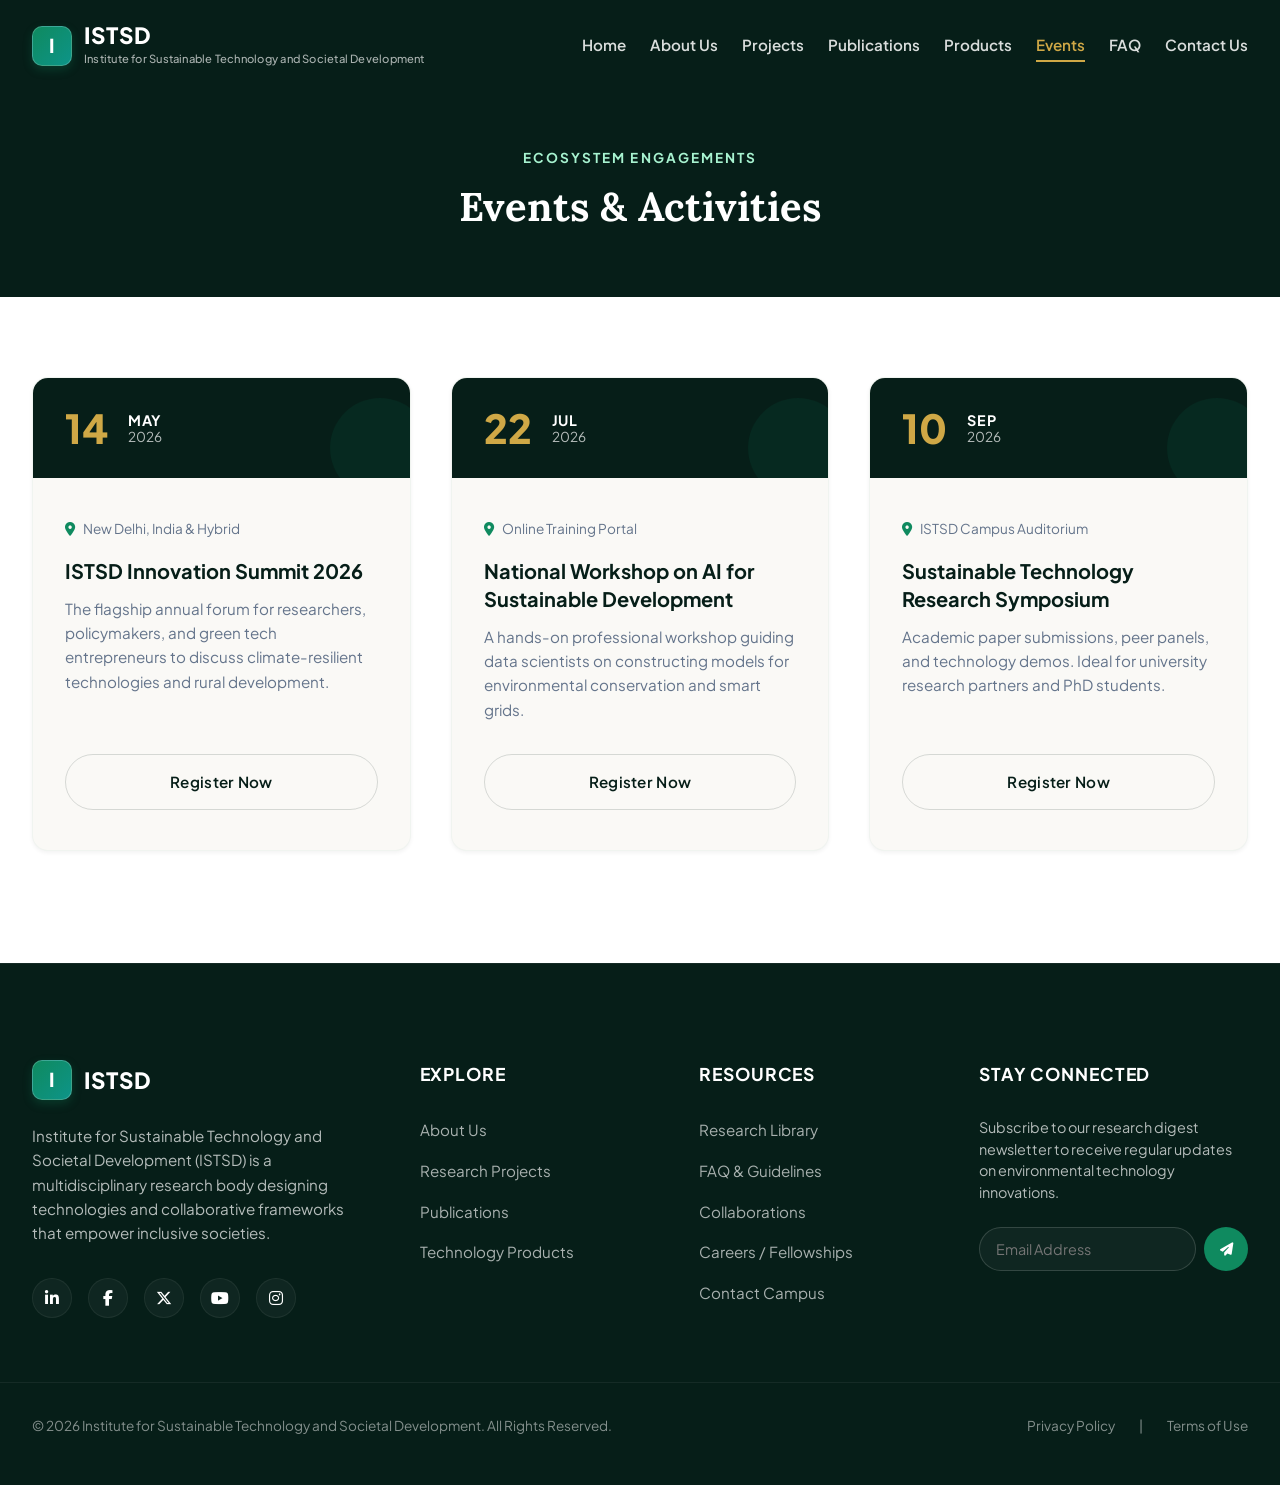
<file: events.html>
<!DOCTYPE html>
<html lang="en">
<head>
  <meta charset="UTF-8">
  <meta name="viewport" content="width=device-width, initial-scale=1.0">
  <title>Events & Activities | ISTSD</title>
  <meta name="description" content="Explore workshops, summits, and academic symposiums hosted by the Institute for Sustainable Technology.">
  
  <!-- Font Awesome CDN -->
  <link rel="stylesheet" href="https://cdnjs.cloudflare.com/ajax/libs/font-awesome/6.4.0/css/all.min.css" integrity="sha512-iecdLmaskl7CVkqkXNQ/ZH/XLlvWZOJyj7Yy7tcenmpD1ypASozpmT/E0iPtmFIB46ZmdtAc9eNBvH0H/ZpiBw==" crossorigin="anonymous" referrerpolicy="no-referrer" />
  
  <!-- Stylesheets -->
  <link rel="stylesheet" href="css/style.css">
  
  <!-- JavaScript -->
  <script src="js/script.js" defer></script>
  <link rel="icon" type="image/png" href="data:image/svg+xml,<svg xmlns=%22http://www.w3.org/2000/svg%22 viewBox=%220 0 100 100%22><rect width=%22100%22 height=%22100%22 rx=%2220%22 fill=%22%230f8a5f%22/><text y=%22.9em%22 font-size=%2280%22 fill=%22white%22 font-weight=%22bold%22 x=%2210%22>I</text></svg>">
</head>
<body>

  <!-- Scroll Progress Indicator -->
  <div class="scroll-progress-bar"></div>

  <!-- Header / Navigation -->
  <header class="header-nav">
    <div class="container nav-container">
      <a href="index.html" class="logo-link" id="logoLink">
        <div class="logo-icon">I</div>
        <div class="logo-text-wrapper">
          <span class="logo-abbr">ISTSD</span>
          <span class="logo-full">Institute for Sustainable Technology and Societal Development</span>
        </div>
      </a>
      
      <!-- Hamburger Menu for Mobile -->
      <button class="hamburger-toggle" aria-label="Toggle navigation menu" aria-expanded="false" id="hamburgerMenu">
        <span class="hamburger-line"></span>
        <span class="hamburger-line"></span>
        <span class="hamburger-line"></span>
      </button>
      
      <!-- Navigation Menu -->
      <nav class="nav-menu-wrapper">
        <ul class="nav-menu" id="navMenu">
          <li class="nav-item"><a href="index.html" class="nav-link" id="navHome">Home</a></li>
          <li class="nav-item"><a href="about.html" class="nav-link" id="navAbout">About Us</a></li>
          <li class="nav-item"><a href="projects.html" class="nav-link" id="navProjects">Projects</a></li>
          <li class="nav-item"><a href="publications.html" class="nav-link" id="navPublications">Publications</a></li>
          <li class="nav-item"><a href="products.html" class="nav-link" id="navProducts">Products</a></li>
          <li class="nav-item"><a href="events.html" class="nav-link active" id="navEvents">Events</a></li>
          <li class="nav-item"><a href="faq.html" class="nav-link" id="navFaq">FAQ</a></li>
          <li class="nav-item"><a href="contact.html" class="nav-link" id="navContact">Contact Us</a></li>
        </ul>
      </nav>
    </div>
  </header>

  <!-- Inner Page Banner -->
  <section class="why-section" style="padding: 9rem 0 4rem 0; min-height: auto;">
    <div class="container text-center reveal-element revealed">
      <span class="section-label" style="color: #a7f3d0;">Ecosystem Engagements</span>
      <h1 class="section-title" style="color: var(--white); margin-bottom: 0;">Events & Activities</h1>
    </div>
  </section>

  <!-- EVENTS SECTION -->
  <section class="events-section" id="events" style="padding-top: 5rem;">
    <div class="container">
      <div class="events-grid" style="margin-top: 0;">
        <!-- Event 1 -->
        <article class="event-card reveal-element">
          <div class="event-date-banner">
            <div class="event-day">14</div>
            <div class="event-month-year">
              <span class="event-month">May</span>
              <span class="event-year">2026</span>
            </div>
          </div>
          <div class="event-info">
            <div class="event-meta"><i class="fas fa-map-marker-alt"></i> New Delhi, India & Hybrid</div>
            <h3 class="event-title">ISTSD Innovation Summit 2026</h3>
            <p class="event-desc">The flagship annual forum for researchers, policymakers, and green tech entrepreneurs to discuss climate-resilient technologies and rural development.</p>
            <a href="contact.html" class="btn btn-secondary event-btn-register" style="margin-top: auto;">Register Now</a>
          </div>
        </article>
        
        <!-- Event 2 -->
        <article class="event-card reveal-element">
          <div class="event-date-banner">
            <div class="event-day">22</div>
            <div class="event-month-year">
              <span class="event-month">Jul</span>
              <span class="event-year">2026</span>
            </div>
          </div>
          <div class="event-info">
            <div class="event-meta"><i class="fas fa-map-marker-alt"></i> Online Training Portal</div>
            <h3 class="event-title">National Workshop on AI for Sustainable Development</h3>
            <p class="event-desc">A hands-on professional workshop guiding data scientists on constructing models for environmental conservation and smart grids.</p>
            <a href="contact.html" class="btn btn-secondary event-btn-register" style="margin-top: auto;">Register Now</a>
          </div>
        </article>
        
        <!-- Event 3 -->
        <article class="event-card reveal-element">
          <div class="event-date-banner">
            <div class="event-day">10</div>
            <div class="event-month-year">
              <span class="event-month">Sep</span>
              <span class="event-year">2026</span>
            </div>
          </div>
          <div class="event-info">
            <div class="event-meta"><i class="fas fa-map-marker-alt"></i> ISTSD Campus Auditorium</div>
            <h3 class="event-title">Sustainable Technology Research Symposium</h3>
            <p class="event-desc">Academic paper submissions, peer panels, and technology demos. Ideal for university research partners and PhD students.</p>
            <a href="contact.html" class="btn btn-secondary event-btn-register" style="margin-top: auto;">Register Now</a>
          </div>
        </article>
      </div>
    </div>
  </section>

  <!-- FOOTER -->
  <footer class="footer-section">
    <div class="container footer-grid">
      <!-- Col 1: Brand details -->
      <div class="footer-brand-col">
        <a href="index.html" class="footer-logo">
          <div class="logo-icon">I</div>
          <span class="logo-abbr">ISTSD</span>
        </a>
        <p class="footer-brand-desc">
          Institute for Sustainable Technology and Societal Development (ISTSD) is a multidisciplinary research body designing technologies and collaborative frameworks that empower inclusive societies.
        </p>
        <div class="footer-social-links">
          <a href="https://linkedin.com" target="_blank" rel="noopener noreferrer" class="footer-social-btn" aria-label="LinkedIn Profile"><i class="fab fa-linkedin-in"></i></a>
          <a href="https://facebook.com" target="_blank" rel="noopener noreferrer" class="footer-social-btn" aria-label="Facebook Page"><i class="fab fa-facebook-f"></i></a>
          <a href="https://twitter.com" target="_blank" rel="noopener noreferrer" class="footer-social-btn" aria-label="X / Twitter Feed"><i class="fab fa-x-twitter"></i></a>
          <a href="https://youtube.com" target="_blank" rel="noopener noreferrer" class="footer-social-btn" aria-label="YouTube Channel"><i class="fab fa-youtube"></i></a>
          <a href="https://instagram.com" target="_blank" rel="noopener noreferrer" class="footer-social-btn" aria-label="Instagram Feed"><i class="fab fa-instagram"></i></a>
        </div>
      </div>
      
      <!-- Col 2: Navigation shortcuts -->
      <div>
        <h4 class="footer-title">Explore</h4>
        <ul class="footer-links-list">
          <li class="footer-link-item"><a href="about.html">About Us</a></li>
          <li class="footer-link-item"><a href="projects.html">Research Projects</a></li>
          <li class="footer-link-item"><a href="publications.html">Publications</a></li>
          <li class="footer-link-item"><a href="products.html">Technology Products</a></li>
        </ul>
      </div>
      
      <!-- Col 3: Resources links -->
      <div>
        <h4 class="footer-title">Resources</h4>
        <ul class="footer-links-list">
          <li class="footer-link-item"><a href="publications.html">Research Library</a></li>
          <li class="footer-link-item"><a href="faq.html">FAQ & Guidelines</a></li>
          <li class="footer-link-item"><a href="contact.html">Collaborations</a></li>
          <li class="footer-link-item"><a href="contact.html">Careers / Fellowships</a></li>
          <li class="footer-link-item"><a href="contact.html">Contact Campus</a></li>
        </ul>
      </div>
      
      <!-- Col 4: Newsletter sign up -->
      <div>
        <h4 class="footer-title">Stay Connected</h4>
        <p style="font-size: 0.9rem; margin-bottom: 1.5rem; line-height: 1.5;">
          Subscribe to our research digest newsletter to receive regular updates on environmental technology innovations.
        </p>
        <form style="display: flex; gap: 0.5rem; position: relative;" onsubmit="event.preventDefault(); alert('Subscribed to ISTSD research digest successfully!'); this.reset();">
          <input type="email" placeholder="Email Address" required style="flex-grow: 1; padding: 0.75rem 1rem; border-radius: 30px; border: 1px solid rgba(255, 255, 255, 0.15); background-color: rgba(255, 255, 255, 0.04); color: var(--white); font-family: var(--font-sans); font-size: 0.9rem; outline: none;">
          <button type="submit" aria-label="Subscribe to newsletter" style="width: 44px; height: 44px; border-radius: 50%; background-color: var(--primary-emerald); color: var(--white); border: none; cursor: pointer; display: flex; align-items: center; justify-content: center; flex-shrink: 0; transition: var(--transition-fast);"><i class="fas fa-paper-plane"></i></button>
        </form>
      </div>
    </div>
    
    <!-- Footer Legal Row -->
    <div class="container footer-bottom-wrapper">
      <p>© 2026 Institute for Sustainable Technology and Societal Development. All Rights Reserved.</p>
      <div class="footer-bottom-links">
        <a href="contact.html">Privacy Policy</a>
        <span>|</span>
        <a href="contact.html">Terms of Use</a>
      </div>
    </div>
  </footer>

  <!-- Scroll-to-Top Button -->
  <button class="scroll-top-btn" aria-label="Scroll to top of the page" id="scrollTopBtn">
    <i class="fas fa-chevron-up"></i>
  </button>

</body>
</html>
</file>
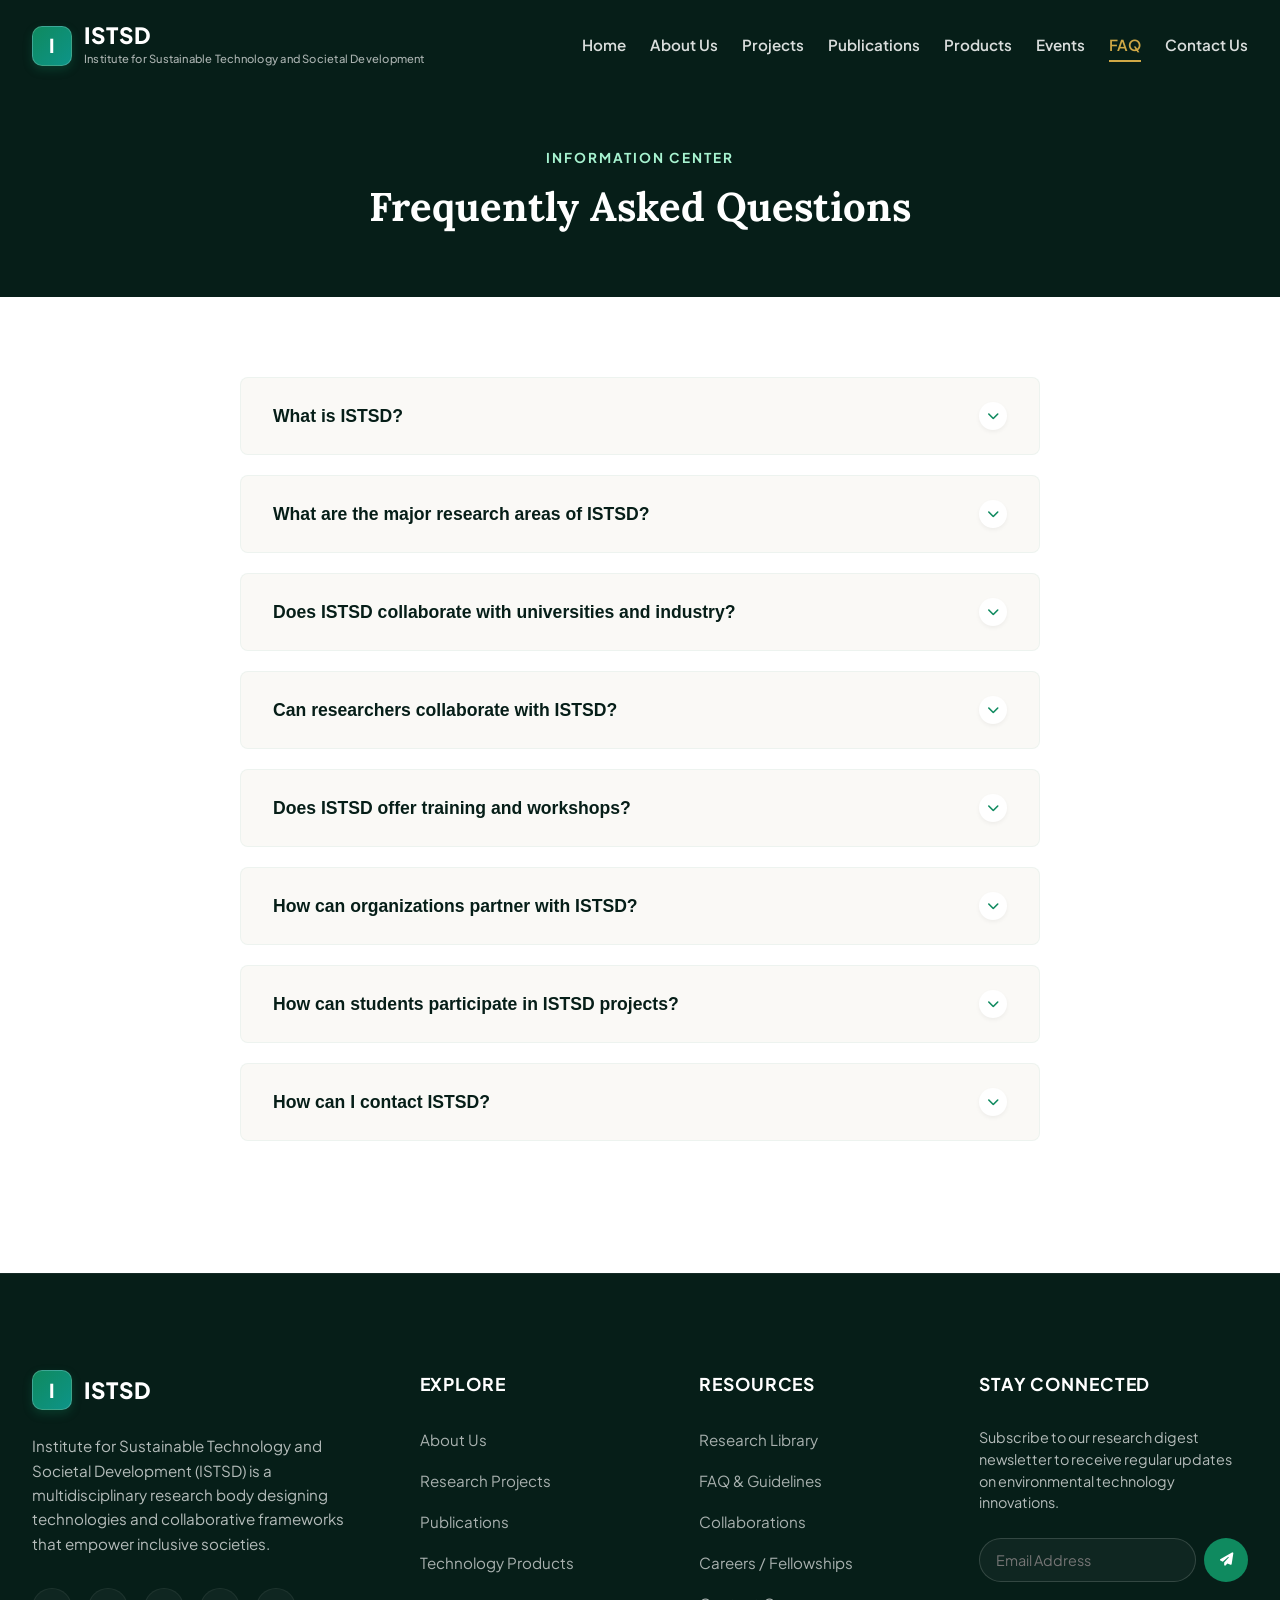
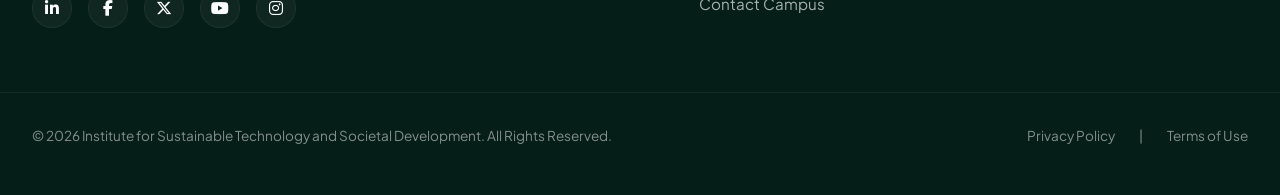
<file: faq.html>
<!DOCTYPE html>
<html lang="en">
<head>
  <meta charset="UTF-8">
  <meta name="viewport" content="width=device-width, initial-scale=1.0">
  <title>Frequently Asked Questions | ISTSD</title>
  <meta name="description" content="Find answers to common questions about ISTSD research domains, student opportunities, and institutional partnerships.">
  
  <!-- Font Awesome CDN -->
  <link rel="stylesheet" href="https://cdnjs.cloudflare.com/ajax/libs/font-awesome/6.4.0/css/all.min.css" integrity="sha512-iecdLmaskl7CVkqkXNQ/ZH/XLlvWZOJyj7Yy7tcenmpD1ypASozpmT/E0iPtmFIB46ZmdtAc9eNBvH0H/ZpiBw==" crossorigin="anonymous" referrerpolicy="no-referrer" />
  
  <!-- Stylesheets -->
  <link rel="stylesheet" href="css/style.css">
  
  <!-- JavaScript -->
  <script src="js/script.js" defer></script>
  <link rel="icon" type="image/png" href="data:image/svg+xml,<svg xmlns=%22http://www.w3.org/2000/svg%22 viewBox=%220 0 100 100%22><rect width=%22100%22 height=%22100%22 rx=%2220%22 fill=%22%230f8a5f%22/><text y=%22.9em%22 font-size=%2280%22 fill=%22white%22 font-weight=%22bold%22 x=%2210%22>I</text></svg>">
</head>
<body>

  <!-- Scroll Progress Indicator -->
  <div class="scroll-progress-bar"></div>

  <!-- Header / Navigation -->
  <header class="header-nav">
    <div class="container nav-container">
      <a href="index.html" class="logo-link" id="logoLink">
        <div class="logo-icon">I</div>
        <div class="logo-text-wrapper">
          <span class="logo-abbr">ISTSD</span>
          <span class="logo-full">Institute for Sustainable Technology and Societal Development</span>
        </div>
      </a>
      
      <!-- Hamburger Menu for Mobile -->
      <button class="hamburger-toggle" aria-label="Toggle navigation menu" aria-expanded="false" id="hamburgerMenu">
        <span class="hamburger-line"></span>
        <span class="hamburger-line"></span>
        <span class="hamburger-line"></span>
      </button>
      
      <!-- Navigation Menu -->
      <nav class="nav-menu-wrapper">
        <ul class="nav-menu" id="navMenu">
          <li class="nav-item"><a href="index.html" class="nav-link" id="navHome">Home</a></li>
          <li class="nav-item"><a href="about.html" class="nav-link" id="navAbout">About Us</a></li>
          <li class="nav-item"><a href="projects.html" class="nav-link" id="navProjects">Projects</a></li>
          <li class="nav-item"><a href="publications.html" class="nav-link" id="navPublications">Publications</a></li>
          <li class="nav-item"><a href="products.html" class="nav-link" id="navProducts">Products</a></li>
          <li class="nav-item"><a href="events.html" class="nav-link" id="navEvents">Events</a></li>
          <li class="nav-item"><a href="faq.html" class="nav-link active" id="navFaq">FAQ</a></li>
          <li class="nav-item"><a href="contact.html" class="nav-link" id="navContact">Contact Us</a></li>
        </ul>
      </nav>
    </div>
  </header>

  <!-- Inner Page Banner -->
  <section class="why-section" style="padding: 9rem 0 4rem 0; min-height: auto;">
    <div class="container text-center reveal-element revealed">
      <span class="section-label" style="color: #a7f3d0;">Information Center</span>
      <h1 class="section-title" style="color: var(--white); margin-bottom: 0;">Frequently Asked Questions</h1>
    </div>
  </section>

  <!-- FAQ SECTION -->
  <section class="faq-section" id="faq" style="padding-top: 5rem;">
    <div class="container">
      <div class="faq-wrapper" style="margin-top: 0;">
        <!-- Q1 -->
        <div class="faq-item reveal-element">
          <button class="faq-header">
            <span class="faq-question">What is ISTSD?</span>
            <div class="faq-icon-arrow"><i class="fas fa-chevron-down"></i></div>
          </button>
          <div class="faq-body">
            <div class="faq-answer">
              The Institute for Sustainable Technology and Societal Development (ISTSD) is a multidisciplinary research and innovation institute. We specialize in researching and creating sustainable technologies, renewable energy system setups, smart community solutions, and AI algorithms built for environmental and social good.
            </div>
          </div>
        </div>
        
        <!-- Q2 -->
        <div class="faq-item reveal-element">
          <button class="faq-header">
            <span class="faq-question">What are the major research areas of ISTSD?</span>
            <div class="faq-icon-arrow"><i class="fas fa-chevron-down"></i></div>
          </button>
          <div class="faq-body">
            <div class="faq-answer">
              Our core focus spans Sustainable Agriculture (IoT & sensors), Renewable Energy (smart local grids), AI & Data Science for Social Good, Smart Communities, Digital Infrastructure Transformation, and Educational Capacity Building.
            </div>
          </div>
        </div>
        
        <!-- Q3 -->
        <div class="faq-item reveal-element">
          <button class="faq-header">
            <span class="faq-question">Does ISTSD collaborate with universities and industry?</span>
            <div class="faq-icon-arrow"><i class="fas fa-chevron-down"></i></div>
          </button>
          <div class="faq-body">
            <div class="faq-answer">
              Yes, ISTSD maintains structured partnerships with academic institutions, engineering departments, corporate technology labs, and non-governmental development organizations. These alliances enable us to bridge advanced laboratory research with real-world community field testing.
            </div>
          </div>
        </div>
        
        <!-- Q4 -->
        <div class="faq-item reveal-element">
          <button class="faq-header">
            <span class="faq-question">Can researchers collaborate with ISTSD?</span>
            <div class="faq-icon-arrow"><i class="fas fa-chevron-down"></i></div>
          </button>
          <div class="faq-body">
            <div class="faq-answer">
              We welcome applications from research fellows, PhD scholars, and field scientists who are passionate about sustainable technology systems. Contact our team via our form specifying your research background.
            </div>
          </div>
        </div>
        
        <!-- Q5 -->
        <div class="faq-item reveal-element">
          <button class="faq-header">
            <span class="faq-question">Does ISTSD offer training and workshops?</span>
            <div class="faq-icon-arrow"><i class="fas fa-chevron-down"></i></div>
          </button>
          <div class="faq-body">
            <div class="faq-answer">
              Yes, we conduct hands-on training workshops, educational seminars, and research symposiums on topics such as AI for Sustainable Development, IoT precision farming systems, and smart microgrid maintenance. Details are listed under our Events section.
            </div>
          </div>
        </div>
        
        <!-- Q6 -->
        <div class="faq-item reveal-element">
          <button class="faq-header">
            <span class="faq-question">How can organizations partner with ISTSD?</span>
            <div class="faq-icon-arrow"><i class="fas fa-chevron-down"></i></div>
          </button>
          <div class="faq-body">
            <div class="faq-answer">
              Organizations interested in joint research, pilot implementations, technology licensing, or institutional funding can register a query through our contact form. Our partnerships division will schedule a consultation call.
            </div>
          </div>
        </div>
        
        <!-- Q7 -->
        <div class="faq-item reveal-element">
          <button class="faq-header">
            <span class="faq-question">How can students participate in ISTSD projects?</span>
            <div class="faq-icon-arrow"><i class="fas fa-chevron-down"></i></div>
          </button>
          <div class="faq-body">
            <div class="faq-answer">
              We offer structured internship programs, coding bootcamps, and master's thesis mentorships. Active opportunities are posted periodically. Interested students can contact us with a summary of their research interests.
            </div>
          </div>
        </div>
        
        <!-- Q8 -->
        <div class="faq-item reveal-element">
          <button class="faq-header">
            <span class="faq-question">How can I contact ISTSD?</span>
            <div class="faq-icon-arrow"><i class="fas fa-chevron-down"></i></div>
          </button>
          <div class="faq-body">
            <div class="faq-answer">
              You can contact us by filling out the form in the Contact Us section below, emailing us at info@istsd.org, or calling +91 XXXXX XXXXX.
            </div>
          </div>
        </div>
      </div>
    </div>
  </section>

  <!-- FOOTER -->
  <footer class="footer-section">
    <div class="container footer-grid">
      <!-- Col 1: Brand details -->
      <div class="footer-brand-col">
        <a href="index.html" class="footer-logo">
          <div class="logo-icon">I</div>
          <span class="logo-abbr">ISTSD</span>
        </a>
        <p class="footer-brand-desc">
          Institute for Sustainable Technology and Societal Development (ISTSD) is a multidisciplinary research body designing technologies and collaborative frameworks that empower inclusive societies.
        </p>
        <div class="footer-social-links">
          <a href="https://linkedin.com" target="_blank" rel="noopener noreferrer" class="footer-social-btn" aria-label="LinkedIn Profile"><i class="fab fa-linkedin-in"></i></a>
          <a href="https://facebook.com" target="_blank" rel="noopener noreferrer" class="footer-social-btn" aria-label="Facebook Page"><i class="fab fa-facebook-f"></i></a>
          <a href="https://twitter.com" target="_blank" rel="noopener noreferrer" class="footer-social-btn" aria-label="X / Twitter Feed"><i class="fab fa-x-twitter"></i></a>
          <a href="https://youtube.com" target="_blank" rel="noopener noreferrer" class="footer-social-btn" aria-label="YouTube Channel"><i class="fab fa-youtube"></i></a>
          <a href="https://instagram.com" target="_blank" rel="noopener noreferrer" class="footer-social-btn" aria-label="Instagram Feed"><i class="fab fa-instagram"></i></a>
        </div>
      </div>
      
      <!-- Col 2: Navigation shortcuts -->
      <div>
        <h4 class="footer-title">Explore</h4>
        <ul class="footer-links-list">
          <li class="footer-link-item"><a href="about.html">About Us</a></li>
          <li class="footer-link-item"><a href="projects.html">Research Projects</a></li>
          <li class="footer-link-item"><a href="publications.html">Publications</a></li>
          <li class="footer-link-item"><a href="products.html">Technology Products</a></li>
        </ul>
      </div>
      
      <!-- Col 3: Resources links -->
      <div>
        <h4 class="footer-title">Resources</h4>
        <ul class="footer-links-list">
          <li class="footer-link-item"><a href="publications.html">Research Library</a></li>
          <li class="footer-link-item"><a href="faq.html">FAQ & Guidelines</a></li>
          <li class="footer-link-item"><a href="contact.html">Collaborations</a></li>
          <li class="footer-link-item"><a href="contact.html">Careers / Fellowships</a></li>
          <li class="footer-link-item"><a href="contact.html">Contact Campus</a></li>
        </ul>
      </div>
      
      <!-- Col 4: Newsletter sign up -->
      <div>
        <h4 class="footer-title">Stay Connected</h4>
        <p style="font-size: 0.9rem; margin-bottom: 1.5rem; line-height: 1.5;">
          Subscribe to our research digest newsletter to receive regular updates on environmental technology innovations.
        </p>
        <form style="display: flex; gap: 0.5rem; position: relative;" onsubmit="event.preventDefault(); alert('Subscribed to ISTSD research digest successfully!'); this.reset();">
          <input type="email" placeholder="Email Address" required style="flex-grow: 1; padding: 0.75rem 1rem; border-radius: 30px; border: 1px solid rgba(255, 255, 255, 0.15); background-color: rgba(255, 255, 255, 0.04); color: var(--white); font-family: var(--font-sans); font-size: 0.9rem; outline: none;">
          <button type="submit" aria-label="Subscribe to newsletter" style="width: 44px; height: 44px; border-radius: 50%; background-color: var(--primary-emerald); color: var(--white); border: none; cursor: pointer; display: flex; align-items: center; justify-content: center; flex-shrink: 0; transition: var(--transition-fast);"><i class="fas fa-paper-plane"></i></button>
        </form>
      </div>
    </div>
    
    <!-- Footer Legal Row -->
    <div class="container footer-bottom-wrapper">
      <p>© 2026 Institute for Sustainable Technology and Societal Development. All Rights Reserved.</p>
      <div class="footer-bottom-links">
        <a href="contact.html">Privacy Policy</a>
        <span>|</span>
        <a href="contact.html">Terms of Use</a>
      </div>
    </div>
  </footer>

  <!-- Scroll-to-Top Button -->
  <button class="scroll-top-btn" aria-label="Scroll to top of the page" id="scrollTopBtn">
    <i class="fas fa-chevron-up"></i>
  </button>

</body>
</html>
</file>
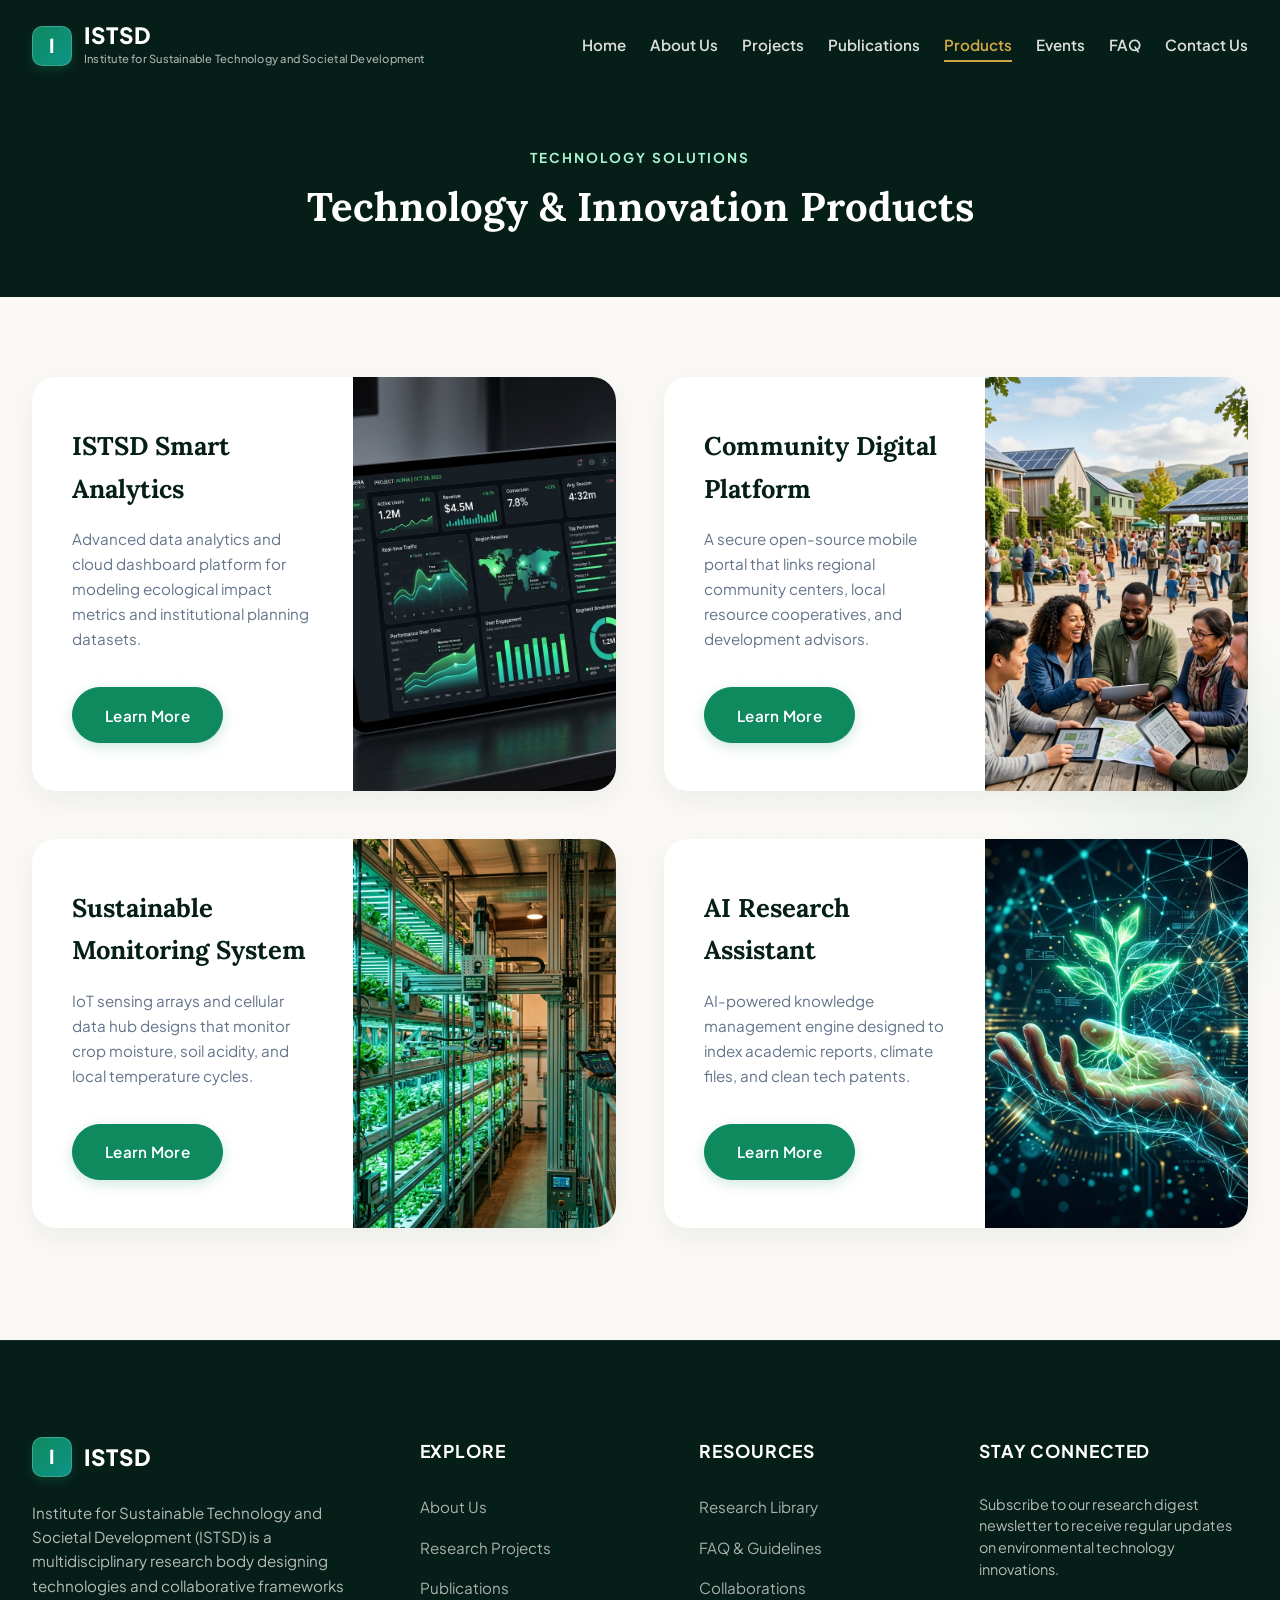
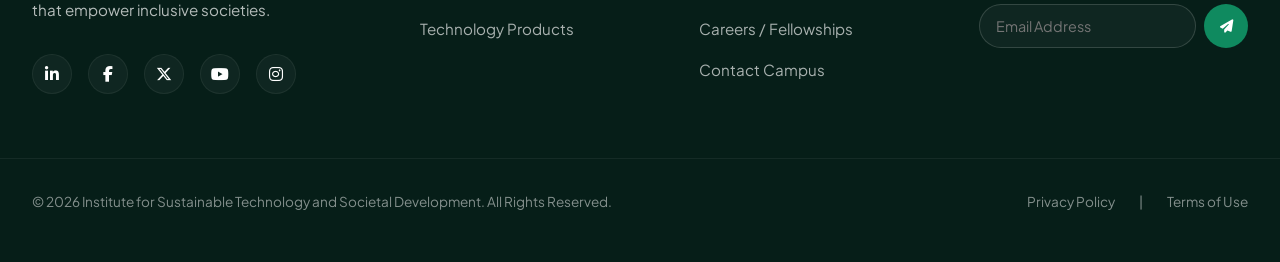
<file: products.html>
<!DOCTYPE html>
<html lang="en">
<head>
  <meta charset="UTF-8">
  <meta name="viewport" content="width=device-width, initial-scale=1.0">
  <title>Technology Products | ISTSD</title>
  <meta name="description" content="Explore IoT monitoring sensors, data analytics engines, and community networks built by ISTSD.">
  
  <!-- Font Awesome CDN -->
  <link rel="stylesheet" href="https://cdnjs.cloudflare.com/ajax/libs/font-awesome/6.4.0/css/all.min.css" integrity="sha512-iecdLmaskl7CVkqkXNQ/ZH/XLlvWZOJyj7Yy7tcenmpD1ypASozpmT/E0iPtmFIB46ZmdtAc9eNBvH0H/ZpiBw==" crossorigin="anonymous" referrerpolicy="no-referrer" />
  
  <!-- Stylesheets -->
  <link rel="stylesheet" href="css/style.css">
  
  <!-- JavaScript -->
  <script src="js/script.js" defer></script>
  <link rel="icon" type="image/png" href="data:image/svg+xml,<svg xmlns=%22http://www.w3.org/2000/svg%22 viewBox=%220 0 100 100%22><rect width=%22100%22 height=%22100%22 rx=%2220%22 fill=%22%230f8a5f%22/><text y=%22.9em%22 font-size=%2280%22 fill=%22white%22 font-weight=%22bold%22 x=%2210%22>I</text></svg>">
</head>
<body>

  <!-- Scroll Progress Indicator -->
  <div class="scroll-progress-bar"></div>

  <!-- Header / Navigation -->
  <header class="header-nav">
    <div class="container nav-container">
      <a href="index.html" class="logo-link" id="logoLink">
        <div class="logo-icon">I</div>
        <div class="logo-text-wrapper">
          <span class="logo-abbr">ISTSD</span>
          <span class="logo-full">Institute for Sustainable Technology and Societal Development</span>
        </div>
      </a>
      
      <!-- Hamburger Menu for Mobile -->
      <button class="hamburger-toggle" aria-label="Toggle navigation menu" aria-expanded="false" id="hamburgerMenu">
        <span class="hamburger-line"></span>
        <span class="hamburger-line"></span>
        <span class="hamburger-line"></span>
      </button>
      
      <!-- Navigation Menu -->
      <nav class="nav-menu-wrapper">
        <ul class="nav-menu" id="navMenu">
          <li class="nav-item"><a href="index.html" class="nav-link" id="navHome">Home</a></li>
          <li class="nav-item"><a href="about.html" class="nav-link" id="navAbout">About Us</a></li>
          <li class="nav-item"><a href="projects.html" class="nav-link" id="navProjects">Projects</a></li>
          <li class="nav-item"><a href="publications.html" class="nav-link" id="navPublications">Publications</a></li>
          <li class="nav-item"><a href="products.html" class="nav-link active" id="navProducts">Products</a></li>
          <li class="nav-item"><a href="events.html" class="nav-link" id="navEvents">Events</a></li>
          <li class="nav-item"><a href="faq.html" class="nav-link" id="navFaq">FAQ</a></li>
          <li class="nav-item"><a href="contact.html" class="nav-link" id="navContact">Contact Us</a></li>
        </ul>
      </nav>
    </div>
  </header>

  <!-- Inner Page Banner -->
  <section class="why-section" style="padding: 9rem 0 4rem 0; min-height: auto;">
    <div class="container text-center reveal-element revealed">
      <span class="section-label" style="color: #a7f3d0;">Technology Solutions</span>
      <h1 class="section-title" style="color: var(--white); margin-bottom: 0;">Technology & Innovation Products</h1>
    </div>
  </section>

  <!-- PRODUCTS SECTION -->
  <section class="products-section" id="products" style="padding-top: 5rem;">
    <div class="grid-bg-pattern"></div>
    <div class="blur-glow-green" style="top: 30%; right: -10%;"></div>
    
    <div class="container">
      <div class="products-grid">
        <!-- Product 1 -->
        <div class="product-card reveal-element">
          <div class="product-info">
            <h3 class="product-title">ISTSD Smart Analytics</h3>
            <p class="product-desc">Advanced data analytics and cloud dashboard platform for modeling ecological impact metrics and institutional planning datasets.</p>
            <a href="contact.html" class="btn btn-primary product-btn">Learn More</a>
          </div>
          <div class="product-img-box">
            <img src="images/product_analytics.png" alt="ISTSD analytics dashboard displayed on tablet mockups">
          </div>
        </div>
        
        <!-- Product 2 -->
        <div class="product-card reveal-element">
          <div class="product-info">
            <h3 class="product-title">Community Digital Platform</h3>
            <p class="product-desc">A secure open-source mobile portal that links regional community centers, local resource cooperatives, and development advisors.</p>
            <a href="contact.html" class="btn btn-primary product-btn">Learn More</a>
          </div>
          <div class="product-img-box">
            <img src="images/about_col_community.png" alt="Community digital network application preview image">
          </div>
        </div>
        
        <!-- Product 3 -->
        <div class="product-card reveal-element">
          <div class="product-info">
            <h3 class="product-title">Sustainable Monitoring System</h3>
            <p class="product-desc">IoT sensing arrays and cellular data hub designs that monitor crop moisture, soil acidity, and local temperature cycles.</p>
            <a href="contact.html" class="btn btn-primary product-btn">Learn More</a>
          </div>
          <div class="product-img-box">
            <img src="images/about_col_agriculture.png" alt="Sensor-driven environmental monitoring kit hardware">
          </div>
        </div>
        
        <!-- Product 4 -->
        <div class="product-card reveal-element">
          <div class="product-info">
            <h3 class="product-title">AI Research Assistant</h3>
            <p class="product-desc">AI-powered knowledge management engine designed to index academic reports, climate files, and clean tech patents.</p>
            <a href="contact.html" class="btn btn-primary product-btn">Learn More</a>
          </div>
          <div class="product-img-box">
            <img src="images/project_ai_social_good.png" alt="Artificial intelligence knowledge engine graphic visualization">
          </div>
        </div>
      </div>
    </div>
  </section>

  <!-- FOOTER -->
  <footer class="footer-section">
    <div class="container footer-grid">
      <!-- Col 1: Brand details -->
      <div class="footer-brand-col">
        <a href="index.html" class="footer-logo">
          <div class="logo-icon">I</div>
          <span class="logo-abbr">ISTSD</span>
        </a>
        <p class="footer-brand-desc">
          Institute for Sustainable Technology and Societal Development (ISTSD) is a multidisciplinary research body designing technologies and collaborative frameworks that empower inclusive societies.
        </p>
        <div class="footer-social-links">
          <a href="https://linkedin.com" target="_blank" rel="noopener noreferrer" class="footer-social-btn" aria-label="LinkedIn Profile"><i class="fab fa-linkedin-in"></i></a>
          <a href="https://facebook.com" target="_blank" rel="noopener noreferrer" class="footer-social-btn" aria-label="Facebook Page"><i class="fab fa-facebook-f"></i></a>
          <a href="https://twitter.com" target="_blank" rel="noopener noreferrer" class="footer-social-btn" aria-label="X / Twitter Feed"><i class="fab fa-x-twitter"></i></a>
          <a href="https://youtube.com" target="_blank" rel="noopener noreferrer" class="footer-social-btn" aria-label="YouTube Channel"><i class="fab fa-youtube"></i></a>
          <a href="https://instagram.com" target="_blank" rel="noopener noreferrer" class="footer-social-btn" aria-label="Instagram Feed"><i class="fab fa-instagram"></i></a>
        </div>
      </div>
      
      <!-- Col 2: Navigation shortcuts -->
      <div>
        <h4 class="footer-title">Explore</h4>
        <ul class="footer-links-list">
          <li class="footer-link-item"><a href="about.html">About Us</a></li>
          <li class="footer-link-item"><a href="projects.html">Research Projects</a></li>
          <li class="footer-link-item"><a href="publications.html">Publications</a></li>
          <li class="footer-link-item"><a href="products.html">Technology Products</a></li>
        </ul>
      </div>
      
      <!-- Col 3: Resources links -->
      <div>
        <h4 class="footer-title">Resources</h4>
        <ul class="footer-links-list">
          <li class="footer-link-item"><a href="publications.html">Research Library</a></li>
          <li class="footer-link-item"><a href="faq.html">FAQ & Guidelines</a></li>
          <li class="footer-link-item"><a href="contact.html">Collaborations</a></li>
          <li class="footer-link-item"><a href="contact.html">Careers / Fellowships</a></li>
          <li class="footer-link-item"><a href="contact.html">Contact Campus</a></li>
        </ul>
      </div>
      
      <!-- Col 4: Newsletter sign up -->
      <div>
        <h4 class="footer-title">Stay Connected</h4>
        <p style="font-size: 0.9rem; margin-bottom: 1.5rem; line-height: 1.5;">
          Subscribe to our research digest newsletter to receive regular updates on environmental technology innovations.
        </p>
        <form style="display: flex; gap: 0.5rem; position: relative;" onsubmit="event.preventDefault(); alert('Subscribed to ISTSD research digest successfully!'); this.reset();">
          <input type="email" placeholder="Email Address" required style="flex-grow: 1; padding: 0.75rem 1rem; border-radius: 30px; border: 1px solid rgba(255, 255, 255, 0.15); background-color: rgba(255, 255, 255, 0.04); color: var(--white); font-family: var(--font-sans); font-size: 0.9rem; outline: none;">
          <button type="submit" aria-label="Subscribe to newsletter" style="width: 44px; height: 44px; border-radius: 50%; background-color: var(--primary-emerald); color: var(--white); border: none; cursor: pointer; display: flex; align-items: center; justify-content: center; flex-shrink: 0; transition: var(--transition-fast);"><i class="fas fa-paper-plane"></i></button>
        </form>
      </div>
    </div>
    
    <!-- Footer Legal Row -->
    <div class="container footer-bottom-wrapper">
      <p>© 2026 Institute for Sustainable Technology and Societal Development. All Rights Reserved.</p>
      <div class="footer-bottom-links">
        <a href="contact.html">Privacy Policy</a>
        <span>|</span>
        <a href="contact.html">Terms of Use</a>
      </div>
    </div>
  </footer>

  <!-- Scroll-to-Top Button -->
  <button class="scroll-top-btn" aria-label="Scroll to top of the page" id="scrollTopBtn">
    <i class="fas fa-chevron-up"></i>
  </button>

</body>
</html>
</file>
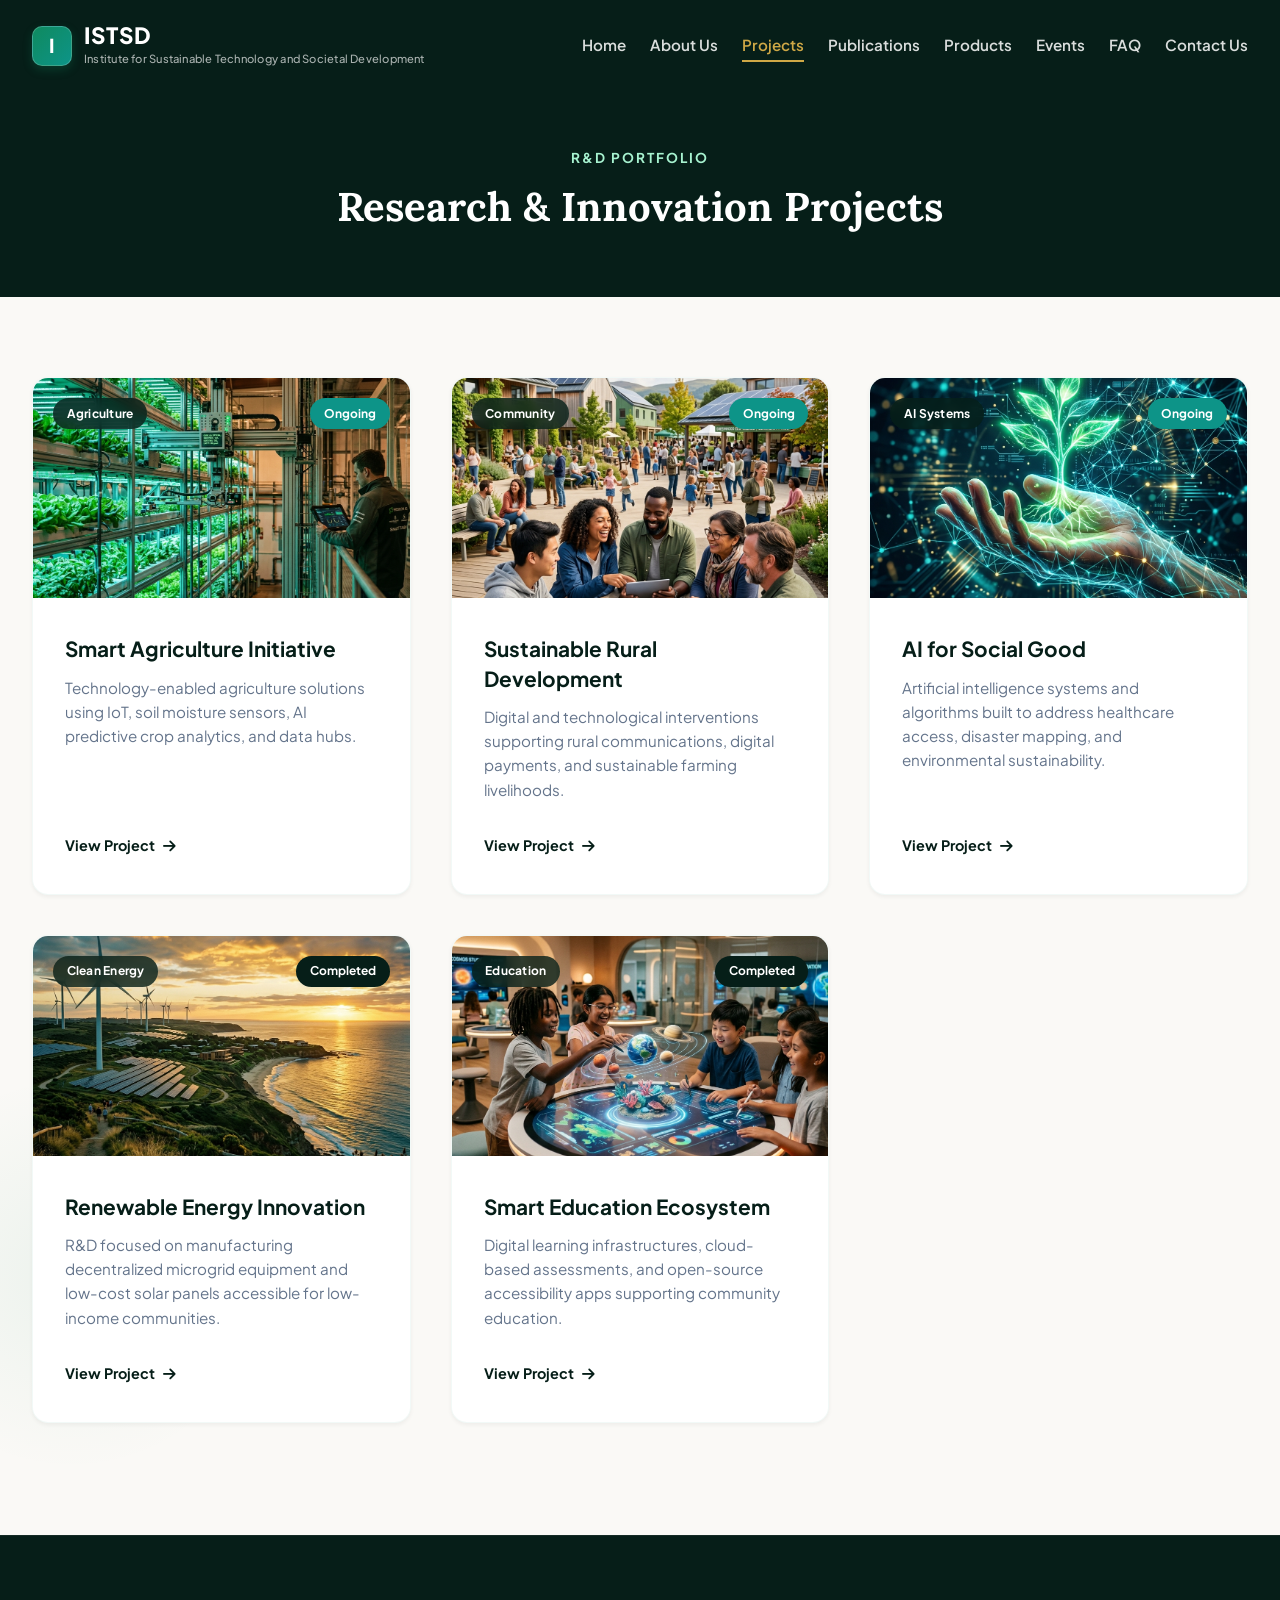
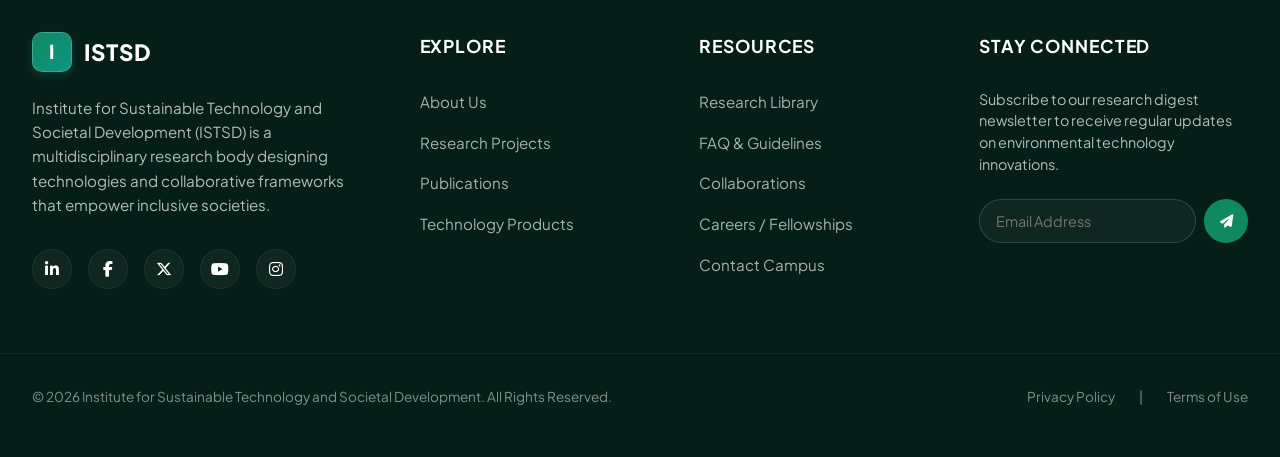
<file: projects.html>
<!DOCTYPE html>
<html lang="en">
<head>
  <meta charset="UTF-8">
  <meta name="viewport" content="width=device-width, initial-scale=1.0">
  <title>Research Projects | ISTSD</title>
  <meta name="description" content="Explore research and innovation projects at ISTSD working at the intersection of technology and societal development.">
  
  <!-- Font Awesome CDN -->
  <link rel="stylesheet" href="https://cdnjs.cloudflare.com/ajax/libs/font-awesome/6.4.0/css/all.min.css" integrity="sha512-iecdLmaskl7CVkqkXNQ/ZH/XLlvWZOJyj7Yy7tcenmpD1ypASozpmT/E0iPtmFIB46ZmdtAc9eNBvH0H/ZpiBw==" crossorigin="anonymous" referrerpolicy="no-referrer" />
  
  <!-- Stylesheets -->
  <link rel="stylesheet" href="css/style.css">
  
  <!-- JavaScript -->
  <script src="js/script.js" defer></script>
  <link rel="icon" type="image/png" href="data:image/svg+xml,<svg xmlns=%22http://www.w3.org/2000/svg%22 viewBox=%220 0 100 100%22><rect width=%22100%22 height=%22100%22 rx=%2220%22 fill=%22%230f8a5f%22/><text y=%22.9em%22 font-size=%2280%22 fill=%22white%22 font-weight=%22bold%22 x=%2210%22>I</text></svg>">
</head>
<body>

  <!-- Scroll Progress Indicator -->
  <div class="scroll-progress-bar"></div>

  <!-- Header / Navigation -->
  <header class="header-nav">
    <div class="container nav-container">
      <a href="index.html" class="logo-link" id="logoLink">
        <div class="logo-icon">I</div>
        <div class="logo-text-wrapper">
          <span class="logo-abbr">ISTSD</span>
          <span class="logo-full">Institute for Sustainable Technology and Societal Development</span>
        </div>
      </a>
      
      <!-- Hamburger Menu for Mobile -->
      <button class="hamburger-toggle" aria-label="Toggle navigation menu" aria-expanded="false" id="hamburgerMenu">
        <span class="hamburger-line"></span>
        <span class="hamburger-line"></span>
        <span class="hamburger-line"></span>
      </button>
      
      <!-- Navigation Menu -->
      <nav class="nav-menu-wrapper">
        <ul class="nav-menu" id="navMenu">
          <li class="nav-item"><a href="index.html" class="nav-link" id="navHome">Home</a></li>
          <li class="nav-item"><a href="about.html" class="nav-link" id="navAbout">About Us</a></li>
          <li class="nav-item"><a href="projects.html" class="nav-link active" id="navProjects">Projects</a></li>
          <li class="nav-item"><a href="publications.html" class="nav-link" id="navPublications">Publications</a></li>
          <li class="nav-item"><a href="products.html" class="nav-link" id="navProducts">Products</a></li>
          <li class="nav-item"><a href="events.html" class="nav-link" id="navEvents">Events</a></li>
          <li class="nav-item"><a href="faq.html" class="nav-link" id="navFaq">FAQ</a></li>
          <li class="nav-item"><a href="contact.html" class="nav-link" id="navContact">Contact Us</a></li>
        </ul>
      </nav>
    </div>
  </header>

  <!-- Inner Page Banner -->
  <section class="why-section" style="padding: 9rem 0 4rem 0; min-height: auto;">
    <div class="container text-center reveal-element revealed">
      <span class="section-label" style="color: #a7f3d0;">R&D Portfolio</span>
      <h1 class="section-title" style="color: var(--white); margin-bottom: 0;">Research & Innovation Projects</h1>
    </div>
  </section>

  <!-- PROJECTS SECTION -->
  <section class="projects-section" id="projects" style="padding-top: 5rem;">
    <div class="blur-glow-green" style="bottom: 5%; left: -10%;"></div>
    <div class="container">
      <div class="projects-grid">
        <!-- Project 1 -->
        <article class="project-card reveal-element">
          <div class="project-img-box">
            <span class="project-badge-cat">Agriculture</span>
            <span class="project-badge-status ongoing">Ongoing</span>
            <img src="images/about_col_agriculture.png" alt="Smart Agriculture soil metrics visualization">
          </div>
          <div class="project-info">
            <h3 class="project-title">Smart Agriculture Initiative</h3>
            <p class="project-desc">Technology-enabled agriculture solutions using IoT, soil moisture sensors, AI predictive crop analytics, and data hubs.</p>
            <a href="contact.html" class="project-btn">View Project <i class="fas fa-arrow-right"></i></a>
          </div>
        </article>
        
        <!-- Project 2 -->
        <article class="project-card reveal-element">
          <div class="project-img-box">
            <span class="project-badge-cat">Community</span>
            <span class="project-badge-status ongoing">Ongoing</span>
            <img src="images/about_col_community.png" alt="Solar powered rural resource center">
          </div>
          <div class="project-info">
            <h3 class="project-title">Sustainable Rural Development</h3>
            <p class="project-desc">Digital and technological interventions supporting rural communications, digital payments, and sustainable farming livelihoods.</p>
            <a href="contact.html" class="project-btn">View Project <i class="fas fa-arrow-right"></i></a>
          </div>
        </article>
        
        <!-- Project 3 -->
        <article class="project-card reveal-element">
          <div class="project-img-box">
            <span class="project-badge-cat">AI Systems</span>
            <span class="project-badge-status ongoing">Ongoing</span>
            <img src="images/project_ai_social_good.png" alt="Hand holding neural network glow seed concept">
          </div>
          <div class="project-info">
            <h3 class="project-title">AI for Social Good</h3>
            <p class="project-desc">Artificial intelligence systems and algorithms built to address healthcare access, disaster mapping, and environmental sustainability.</p>
            <a href="contact.html" class="project-btn">View Project <i class="fas fa-arrow-right"></i></a>
          </div>
        </article>
        
        <!-- Project 4 -->
        <article class="project-card reveal-element">
          <div class="project-img-box">
            <span class="project-badge-cat">Clean Energy</span>
            <span class="project-badge-status completed">Completed</span>
            <img src="images/about_col_energy.png" alt="Decentralized wind and solar microgrid arrays">
          </div>
          <div class="project-info">
            <h3 class="project-title">Renewable Energy Innovation</h3>
            <p class="project-desc">R&D focused on manufacturing decentralized microgrid equipment and low-cost solar panels accessible for low-income communities.</p>
            <a href="contact.html" class="project-btn">View Project <i class="fas fa-arrow-right"></i></a>
          </div>
        </article>
        
        <!-- Project 5 -->
        <article class="project-card reveal-element">
          <div class="project-img-box">
            <span class="project-badge-cat">Education</span>
            <span class="project-badge-status completed">Completed</span>
            <img src="images/project_education.png" alt="Students using interactive smart tables">
          </div>
          <div class="project-info">
            <h3 class="project-title">Smart Education Ecosystem</h3>
            <p class="project-desc">Digital learning infrastructures, cloud-based assessments, and open-source accessibility apps supporting community education.</p>
            <a href="contact.html" class="project-btn">View Project <i class="fas fa-arrow-right"></i></a>
          </div>
        </article>
      </div>
    </div>
  </section>

  <!-- FOOTER -->
  <footer class="footer-section">
    <div class="container footer-grid">
      <!-- Col 1: Brand details -->
      <div class="footer-brand-col">
        <a href="index.html" class="footer-logo">
          <div class="logo-icon">I</div>
          <span class="logo-abbr">ISTSD</span>
        </a>
        <p class="footer-brand-desc">
          Institute for Sustainable Technology and Societal Development (ISTSD) is a multidisciplinary research body designing technologies and collaborative frameworks that empower inclusive societies.
        </p>
        <div class="footer-social-links">
          <a href="https://linkedin.com" target="_blank" rel="noopener noreferrer" class="footer-social-btn" aria-label="LinkedIn Profile"><i class="fab fa-linkedin-in"></i></a>
          <a href="https://facebook.com" target="_blank" rel="noopener noreferrer" class="footer-social-btn" aria-label="Facebook Page"><i class="fab fa-facebook-f"></i></a>
          <a href="https://twitter.com" target="_blank" rel="noopener noreferrer" class="footer-social-btn" aria-label="X / Twitter Feed"><i class="fab fa-x-twitter"></i></a>
          <a href="https://youtube.com" target="_blank" rel="noopener noreferrer" class="footer-social-btn" aria-label="YouTube Channel"><i class="fab fa-youtube"></i></a>
          <a href="https://instagram.com" target="_blank" rel="noopener noreferrer" class="footer-social-btn" aria-label="Instagram Feed"><i class="fab fa-instagram"></i></a>
        </div>
      </div>
      
      <!-- Col 2: Navigation shortcuts -->
      <div>
        <h4 class="footer-title">Explore</h4>
        <ul class="footer-links-list">
          <li class="footer-link-item"><a href="about.html">About Us</a></li>
          <li class="footer-link-item"><a href="projects.html">Research Projects</a></li>
          <li class="footer-link-item"><a href="publications.html">Publications</a></li>
          <li class="footer-link-item"><a href="products.html">Technology Products</a></li>
        </ul>
      </div>
      
      <!-- Col 3: Resources links -->
      <div>
        <h4 class="footer-title">Resources</h4>
        <ul class="footer-links-list">
          <li class="footer-link-item"><a href="publications.html">Research Library</a></li>
          <li class="footer-link-item"><a href="faq.html">FAQ & Guidelines</a></li>
          <li class="footer-link-item"><a href="contact.html">Collaborations</a></li>
          <li class="footer-link-item"><a href="contact.html">Careers / Fellowships</a></li>
          <li class="footer-link-item"><a href="contact.html">Contact Campus</a></li>
        </ul>
      </div>
      
      <!-- Col 4: Newsletter sign up -->
      <div>
        <h4 class="footer-title">Stay Connected</h4>
        <p style="font-size: 0.9rem; margin-bottom: 1.5rem; line-height: 1.5;">
          Subscribe to our research digest newsletter to receive regular updates on environmental technology innovations.
        </p>
        <form style="display: flex; gap: 0.5rem; position: relative;" onsubmit="event.preventDefault(); alert('Subscribed to ISTSD research digest successfully!'); this.reset();">
          <input type="email" placeholder="Email Address" required style="flex-grow: 1; padding: 0.75rem 1rem; border-radius: 30px; border: 1px solid rgba(255, 255, 255, 0.15); background-color: rgba(255, 255, 255, 0.04); color: var(--white); font-family: var(--font-sans); font-size: 0.9rem; outline: none;">
          <button type="submit" aria-label="Subscribe to newsletter" style="width: 44px; height: 44px; border-radius: 50%; background-color: var(--primary-emerald); color: var(--white); border: none; cursor: pointer; display: flex; align-items: center; justify-content: center; flex-shrink: 0; transition: var(--transition-fast);"><i class="fas fa-paper-plane"></i></button>
        </form>
      </div>
    </div>
    
    <!-- Footer Legal Row -->
    <div class="container footer-bottom-wrapper">
      <p>© 2026 Institute for Sustainable Technology and Societal Development. All Rights Reserved.</p>
      <div class="footer-bottom-links">
        <a href="contact.html">Privacy Policy</a>
        <span>|</span>
        <a href="contact.html">Terms of Use</a>
      </div>
    </div>
  </footer>

  <!-- Scroll-to-Top Button -->
  <button class="scroll-top-btn" aria-label="Scroll to top of the page" id="scrollTopBtn">
    <i class="fas fa-chevron-up"></i>
  </button>

</body>
</html>
</file>
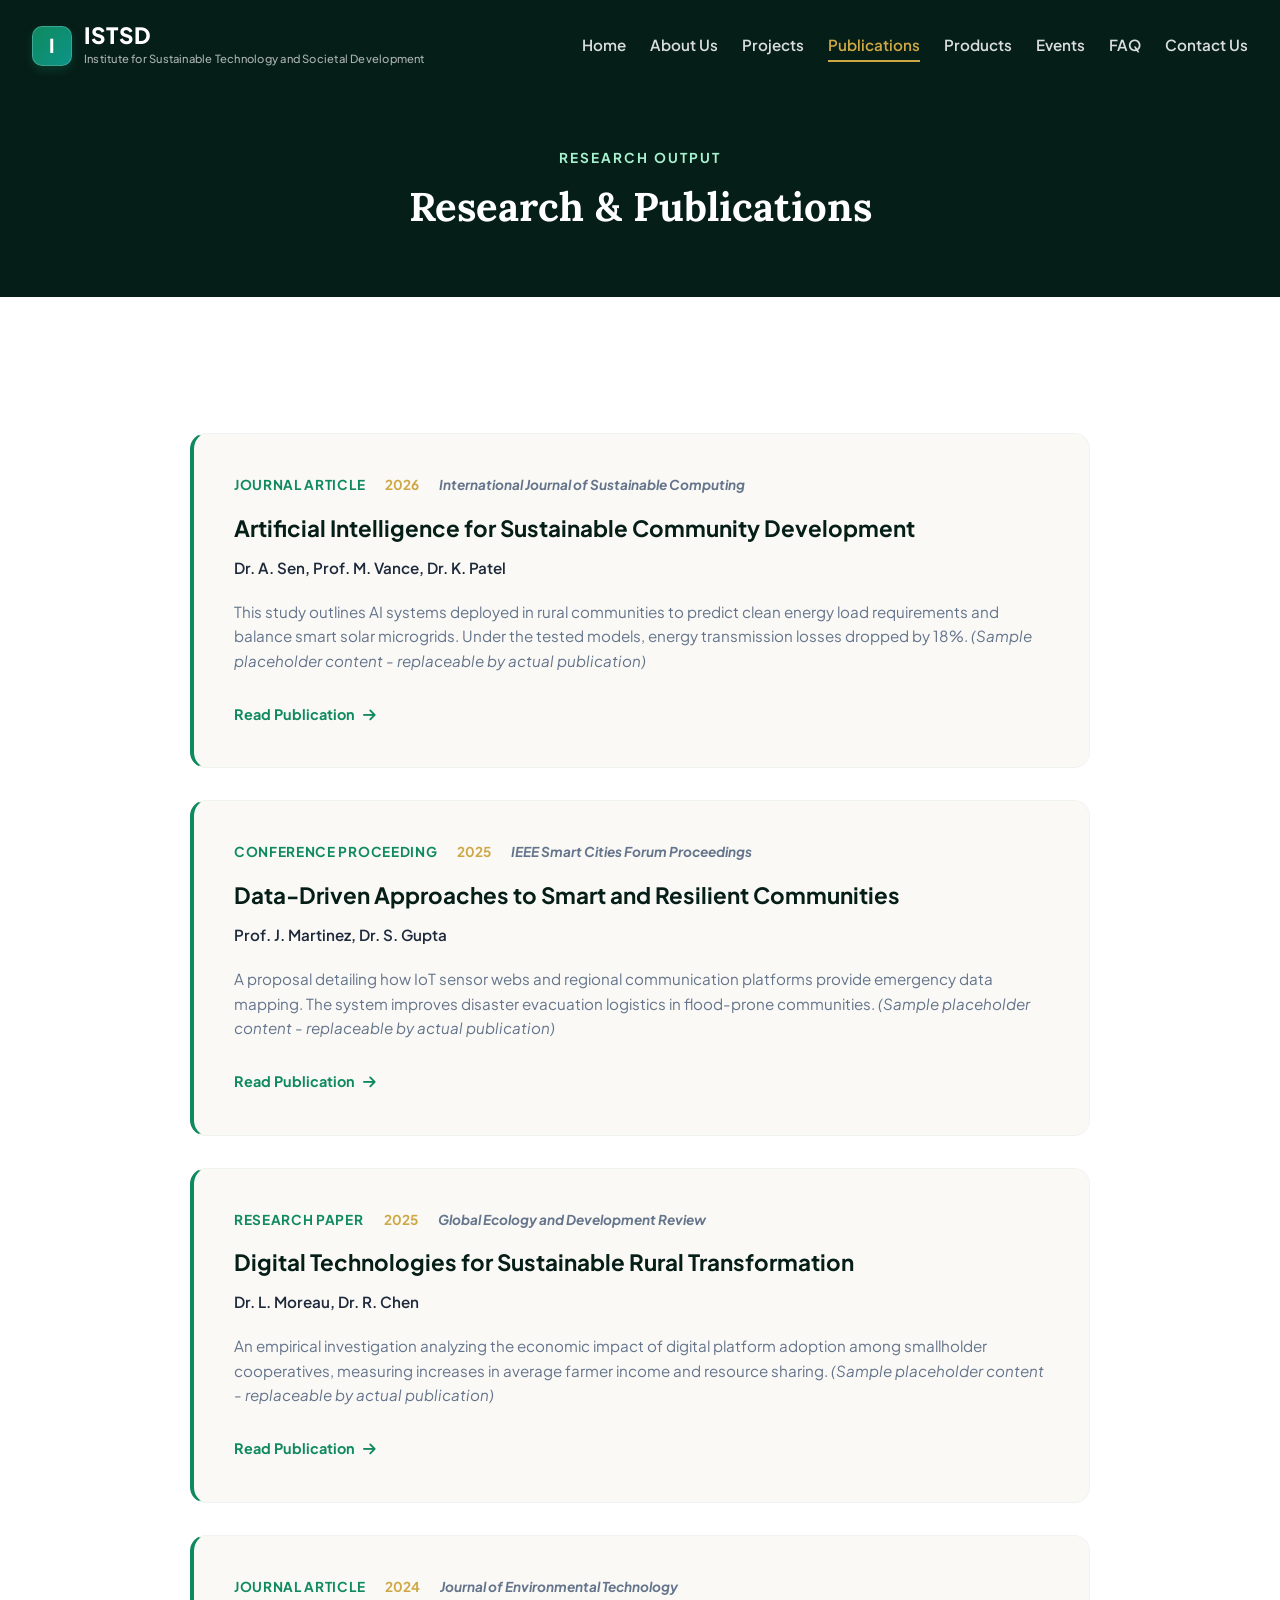
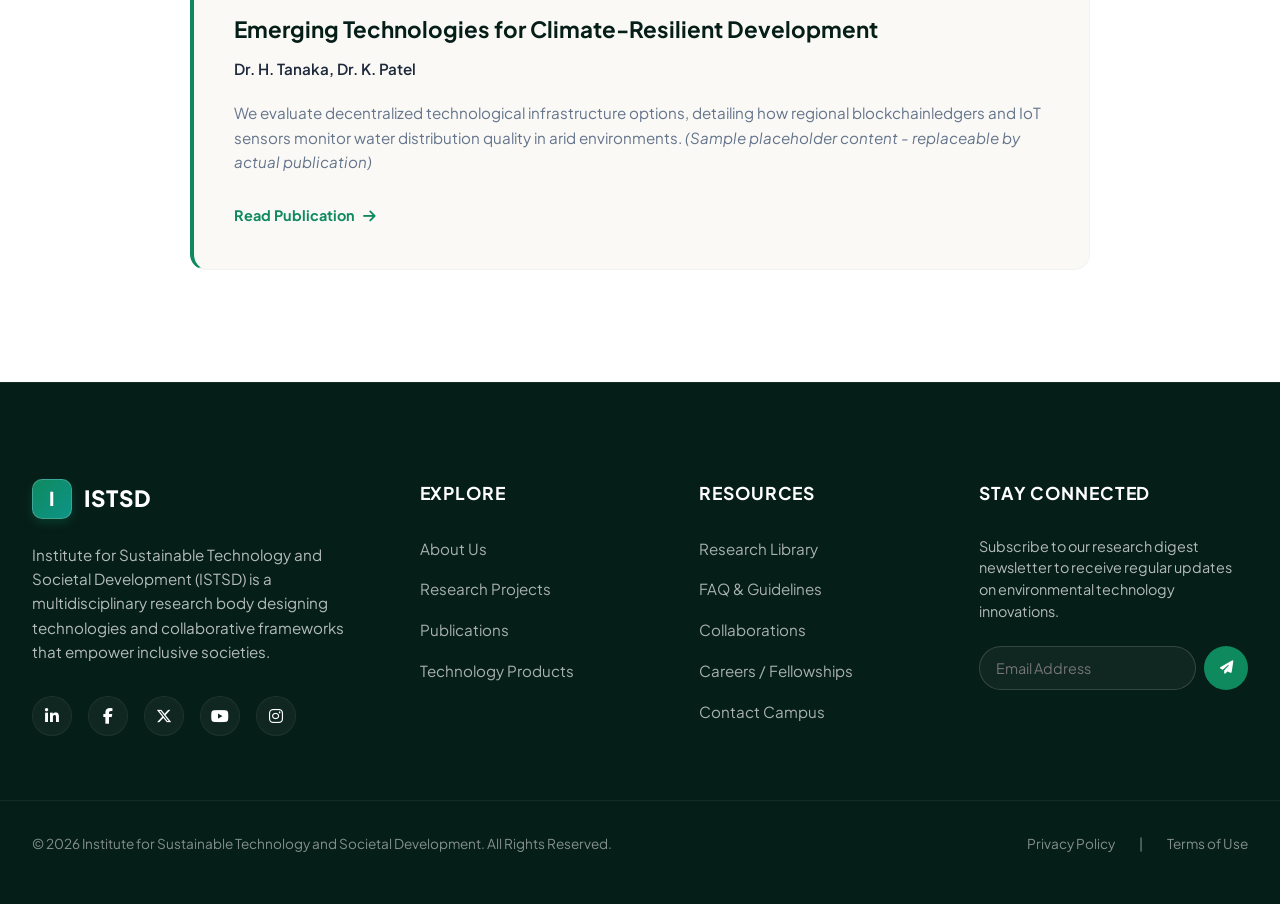
<file: publications.html>
<!DOCTYPE html>
<html lang="en">
<head>
  <meta charset="UTF-8">
  <meta name="viewport" content="width=device-width, initial-scale=1.0">
  <title>Research & Publications | ISTSD</title>
  <meta name="description" content="Read scientific papers, research articles, and reports published by researchers at ISTSD.">
  
  <!-- Font Awesome CDN -->
  <link rel="stylesheet" href="https://cdnjs.cloudflare.com/ajax/libs/font-awesome/6.4.0/css/all.min.css" integrity="sha512-iecdLmaskl7CVkqkXNQ/ZH/XLlvWZOJyj7Yy7tcenmpD1ypASozpmT/E0iPtmFIB46ZmdtAc9eNBvH0H/ZpiBw==" crossorigin="anonymous" referrerpolicy="no-referrer" />
  
  <!-- Stylesheets -->
  <link rel="stylesheet" href="css/style.css">
  
  <!-- JavaScript -->
  <script src="js/script.js" defer></script>
  <link rel="icon" type="image/png" href="data:image/svg+xml,<svg xmlns=%22http://www.w3.org/2000/svg%22 viewBox=%220 0 100 100%22><rect width=%22100%22 height=%22100%22 rx=%2220%22 fill=%22%230f8a5f%22/><text y=%22.9em%22 font-size=%2280%22 fill=%22white%22 font-weight=%22bold%22 x=%2210%22>I</text></svg>">
</head>
<body>

  <!-- Scroll Progress Indicator -->
  <div class="scroll-progress-bar"></div>

  <!-- Header / Navigation -->
  <header class="header-nav">
    <div class="container nav-container">
      <a href="index.html" class="logo-link" id="logoLink">
        <div class="logo-icon">I</div>
        <div class="logo-text-wrapper">
          <span class="logo-abbr">ISTSD</span>
          <span class="logo-full">Institute for Sustainable Technology and Societal Development</span>
        </div>
      </a>
      
      <!-- Hamburger Menu for Mobile -->
      <button class="hamburger-toggle" aria-label="Toggle navigation menu" aria-expanded="false" id="hamburgerMenu">
        <span class="hamburger-line"></span>
        <span class="hamburger-line"></span>
        <span class="hamburger-line"></span>
      </button>
      
      <!-- Navigation Menu -->
      <nav class="nav-menu-wrapper">
        <ul class="nav-menu" id="navMenu">
          <li class="nav-item"><a href="index.html" class="nav-link" id="navHome">Home</a></li>
          <li class="nav-item"><a href="about.html" class="nav-link" id="navAbout">About Us</a></li>
          <li class="nav-item"><a href="projects.html" class="nav-link" id="navProjects">Projects</a></li>
          <li class="nav-item"><a href="publications.html" class="nav-link active" id="navPublications">Publications</a></li>
          <li class="nav-item"><a href="products.html" class="nav-link" id="navProducts">Products</a></li>
          <li class="nav-item"><a href="events.html" class="nav-link" id="navEvents">Events</a></li>
          <li class="nav-item"><a href="faq.html" class="nav-link" id="navFaq">FAQ</a></li>
          <li class="nav-item"><a href="contact.html" class="nav-link" id="navContact">Contact Us</a></li>
        </ul>
      </nav>
    </div>
  </header>

  <!-- Inner Page Banner -->
  <section class="why-section" style="padding: 9rem 0 4rem 0; min-height: auto;">
    <div class="container text-center reveal-element revealed">
      <span class="section-label" style="color: #a7f3d0;">Research Output</span>
      <h1 class="section-title" style="color: var(--white); margin-bottom: 0;">Research & Publications</h1>
    </div>
  </section>

  <!-- PUBLICATIONS SECTION -->
  <section class="publications-section" id="publications" style="padding-top: 5rem;">
    <div class="container">
      <div class="publications-list">
        <!-- Pub 1 -->
        <article class="publication-card reveal-element">
          <div class="pub-meta">
            <span class="pub-type">Journal Article</span>
            <span class="pub-year">2026</span>
            <span class="pub-journal">International Journal of Sustainable Computing</span>
          </div>
          <h3 class="pub-title">Artificial Intelligence for Sustainable Community Development</h3>
          <p class="pub-authors">Dr. A. Sen, Prof. M. Vance, Dr. K. Patel</p>
          <p class="pub-abstract">
            This study outlines AI systems deployed in rural communities to predict clean energy load requirements and balance smart solar microgrids. Under the tested models, energy transmission losses dropped by 18%. <em>(Sample placeholder content - replaceable by actual publication)</em>
          </p>
          <a href="contact.html" class="pub-link">Read Publication <i class="fas fa-arrow-right"></i></a>
        </article>
        
        <!-- Pub 2 -->
        <article class="publication-card reveal-element">
          <div class="pub-meta">
            <span class="pub-type">Conference Proceeding</span>
            <span class="pub-year">2025</span>
            <span class="pub-journal">IEEE Smart Cities Forum Proceedings</span>
          </div>
          <h3 class="pub-title">Data-Driven Approaches to Smart and Resilient Communities</h3>
          <p class="pub-authors">Prof. J. Martinez, Dr. S. Gupta</p>
          <p class="pub-abstract">
            A proposal detailing how IoT sensor webs and regional communication platforms provide emergency data mapping. The system improves disaster evacuation logistics in flood-prone communities. <em>(Sample placeholder content - replaceable by actual publication)</em>
          </p>
          <a href="contact.html" class="pub-link">Read Publication <i class="fas fa-arrow-right"></i></a>
        </article>
        
        <!-- Pub 3 -->
        <article class="publication-card reveal-element">
          <div class="pub-meta">
            <span class="pub-type">Research Paper</span>
            <span class="pub-year">2025</span>
            <span class="pub-journal">Global Ecology and Development Review</span>
          </div>
          <h3 class="pub-title">Digital Technologies for Sustainable Rural Transformation</h3>
          <p class="pub-authors">Dr. L. Moreau, Dr. R. Chen</p>
          <p class="pub-abstract">
            An empirical investigation analyzing the economic impact of digital platform adoption among smallholder cooperatives, measuring increases in average farmer income and resource sharing. <em>(Sample placeholder content - replaceable by actual publication)</em>
          </p>
          <a href="contact.html" class="pub-link">Read Publication <i class="fas fa-arrow-right"></i></a>
        </article>
        
        <!-- Pub 4 -->
        <article class="publication-card reveal-element">
          <div class="pub-meta">
            <span class="pub-type">Journal Article</span>
            <span class="pub-year">2024</span>
            <span class="pub-journal">Journal of Environmental Technology</span>
          </div>
          <h3 class="pub-title">Emerging Technologies for Climate-Resilient Development</h3>
          <p class="pub-authors">Dr. H. Tanaka, Dr. K. Patel</p>
          <p class="pub-abstract">
            We evaluate decentralized technological infrastructure options, detailing how regional blockchainledgers and IoT sensors monitor water distribution quality in arid environments. <em>(Sample placeholder content - replaceable by actual publication)</em>
          </p>
          <a href="contact.html" class="pub-link">Read Publication <i class="fas fa-arrow-right"></i></a>
        </article>
      </div>
    </div>
  </section>

  <!-- FOOTER -->
  <footer class="footer-section">
    <div class="container footer-grid">
      <!-- Col 1: Brand details -->
      <div class="footer-brand-col">
        <a href="index.html" class="footer-logo">
          <div class="logo-icon">I</div>
          <span class="logo-abbr">ISTSD</span>
        </a>
        <p class="footer-brand-desc">
          Institute for Sustainable Technology and Societal Development (ISTSD) is a multidisciplinary research body designing technologies and collaborative frameworks that empower inclusive societies.
        </p>
        <div class="footer-social-links">
          <a href="https://linkedin.com" target="_blank" rel="noopener noreferrer" class="footer-social-btn" aria-label="LinkedIn Profile"><i class="fab fa-linkedin-in"></i></a>
          <a href="https://facebook.com" target="_blank" rel="noopener noreferrer" class="footer-social-btn" aria-label="Facebook Page"><i class="fab fa-facebook-f"></i></a>
          <a href="https://twitter.com" target="_blank" rel="noopener noreferrer" class="footer-social-btn" aria-label="X / Twitter Feed"><i class="fab fa-x-twitter"></i></a>
          <a href="https://youtube.com" target="_blank" rel="noopener noreferrer" class="footer-social-btn" aria-label="YouTube Channel"><i class="fab fa-youtube"></i></a>
          <a href="https://instagram.com" target="_blank" rel="noopener noreferrer" class="footer-social-btn" aria-label="Instagram Feed"><i class="fab fa-instagram"></i></a>
        </div>
      </div>
      
      <!-- Col 2: Navigation shortcuts -->
      <div>
        <h4 class="footer-title">Explore</h4>
        <ul class="footer-links-list">
          <li class="footer-link-item"><a href="about.html">About Us</a></li>
          <li class="footer-link-item"><a href="projects.html">Research Projects</a></li>
          <li class="footer-link-item"><a href="publications.html">Publications</a></li>
          <li class="footer-link-item"><a href="products.html">Technology Products</a></li>
        </ul>
      </div>
      
      <!-- Col 3: Resources links -->
      <div>
        <h4 class="footer-title">Resources</h4>
        <ul class="footer-links-list">
          <li class="footer-link-item"><a href="publications.html">Research Library</a></li>
          <li class="footer-link-item"><a href="faq.html">FAQ & Guidelines</a></li>
          <li class="footer-link-item"><a href="contact.html">Collaborations</a></li>
          <li class="footer-link-item"><a href="contact.html">Careers / Fellowships</a></li>
          <li class="footer-link-item"><a href="contact.html">Contact Campus</a></li>
        </ul>
      </div>
      
      <!-- Col 4: Newsletter sign up -->
      <div>
        <h4 class="footer-title">Stay Connected</h4>
        <p style="font-size: 0.9rem; margin-bottom: 1.5rem; line-height: 1.5;">
          Subscribe to our research digest newsletter to receive regular updates on environmental technology innovations.
        </p>
        <form style="display: flex; gap: 0.5rem; position: relative;" onsubmit="event.preventDefault(); alert('Subscribed to ISTSD research digest successfully!'); this.reset();">
          <input type="email" placeholder="Email Address" required style="flex-grow: 1; padding: 0.75rem 1rem; border-radius: 30px; border: 1px solid rgba(255, 255, 255, 0.15); background-color: rgba(255, 255, 255, 0.04); color: var(--white); font-family: var(--font-sans); font-size: 0.9rem; outline: none;">
          <button type="submit" aria-label="Subscribe to newsletter" style="width: 44px; height: 44px; border-radius: 50%; background-color: var(--primary-emerald); color: var(--white); border: none; cursor: pointer; display: flex; align-items: center; justify-content: center; flex-shrink: 0; transition: var(--transition-fast);"><i class="fas fa-paper-plane"></i></button>
        </form>
      </div>
    </div>
    
    <!-- Footer Legal Row -->
    <div class="container footer-bottom-wrapper">
      <p>© 2026 Institute for Sustainable Technology and Societal Development. All Rights Reserved.</p>
      <div class="footer-bottom-links">
        <a href="contact.html">Privacy Policy</a>
        <span>|</span>
        <a href="contact.html">Terms of Use</a>
      </div>
    </div>
  </footer>

  <!-- Scroll-to-Top Button -->
  <button class="scroll-top-btn" aria-label="Scroll to top of the page" id="scrollTopBtn">
    <i class="fas fa-chevron-up"></i>
  </button>

</body>
</html>
</file>
<file: css/style.css>
@import url('https://fonts.googleapis.com/css2?family=Plus+Jakarta+Sans:wght@300;400;500;600;700;800&family=Lora:ital,wght@0,400;0,500;0,600;0,700;1,400&display=swap');

/* --- CUSTOM VARIABLES --- */
:root {
  --primary-dark: #061e18;
  /* Deep Forest Green */
  --primary-dark-rgb: 6, 30, 24;
  --primary-emerald: #0f8a5f;
  /* Emerald Green */
  --primary-emerald-rgb: 15, 138, 95;
  --accent-teal: #0d9488;
  /* Teal */
  --accent-teal-rgb: 13, 148, 136;
  --accent-gold: #cfa846;
  /* Soft Gold */
  --accent-gold-rgb: 207, 168, 70;
  --bg-ivory: #faf9f6;
  /* Ivory / Off-white */
  --bg-light-rgb: 250, 249, 246;
  --bg-card: #ffffff;
  --text-charcoal: #1e293b;
  /* Slate 800 */
  --text-muted: #64748b;
  /* Slate 500 */
  --white: #ffffff;
  --white-rgb: 255, 255, 255;
  --font-sans: 'Plus Jakarta Sans', sans-serif;
  --font-serif: 'Lora', serif;

  --shadow-sm: 0 2px 4px rgba(0, 0, 0, 0.05);
  --shadow-md: 0 10px 30px rgba(6, 30, 24, 0.06);
  --shadow-lg: 0 20px 40px rgba(6, 30, 24, 0.1);
  --transition-smooth: all 0.4s cubic-bezier(0.16, 1, 0.3, 1);
  --transition-fast: all 0.2s ease;
  --border-radius-sm: 8px;
  --border-radius-md: 16px;
  --border-radius-lg: 24px;
}



/* --- RESET & BASIC STYLES --- */
* {
  box-sizing: border-box;
  margin: 0;
  padding: 0;
}

html {
  scroll-behavior: smooth;
  font-size: 16px;
}

body {
  font-family: var(--font-sans);
  background-color: var(--bg-ivory);
  color: var(--text-charcoal);
  line-height: 1.65;
  overflow-x: hidden;
}

/* Custom Scrollbar */
::-webkit-scrollbar {
  width: 10px;
}

::-webkit-scrollbar-track {
  background: var(--bg-ivory);
}

::-webkit-scrollbar-thumb {
  background: rgba(15, 138, 95, 0.3);
  border-radius: 5px;
}

::-webkit-scrollbar-thumb:hover {
  background: var(--primary-emerald);
}

/* --- GLOBAL LAYOUT & DECORATIONS --- */
.container {
  width: 100%;
  max-width: 1280px;
  margin: 0 auto;
  padding: 0 2rem;
}

section {
  position: relative;
  padding: 7rem 0;
}

/* Subtle background grid pattern using CSS */
.grid-bg-pattern {
  position: absolute;
  top: 0;
  left: 0;
  width: 100%;
  height: 100%;
  background-image:
    radial-gradient(rgba(15, 138, 95, 0.03) 1.5px, transparent 1.5px),
    radial-gradient(rgba(15, 138, 95, 0.03) 1.5px, transparent 1.5px);
  background-size: 40px 40px;
  background-position: 0 0, 20px 20px;
  pointer-events: none;
  z-index: 1;
}

.blur-glow-green {
  position: absolute;
  width: 400px;
  height: 400px;
  background: radial-gradient(circle, rgba(15, 138, 95, 0.06) 0%, rgba(255, 255, 255, 0) 70%);
  border-radius: 50%;
  pointer-events: none;
  z-index: 0;
}

.section-label {
  display: inline-block;
  font-family: var(--font-sans);
  font-size: 0.85rem;
  font-weight: 700;
  text-transform: uppercase;
  letter-spacing: 0.15em;
  color: var(--primary-emerald);
  margin-bottom: 0.75rem;
}

.section-title {
  font-family: var(--font-serif);
  font-size: 2.5rem;
  font-weight: 700;
  color: var(--primary-dark);
  margin-bottom: 1.5rem;
  line-height: 1.3;
}

.section-subtitle {
  font-size: 1.1rem;
  color: var(--text-muted);
  max-width: 650px;
  margin-bottom: 3rem;
}

.text-center {
  text-align: center;
}

.mx-auto {
  margin-left: auto;
  margin-right: auto;
}

/* --- BUTTONS --- */
.btn {
  display: inline-flex;
  align-items: center;
  justify-content: center;
  padding: 0.9rem 2rem;
  border-radius: 40px;
  font-size: 0.95rem;
  font-weight: 600;
  text-decoration: none;
  cursor: pointer;
  transition: var(--transition-smooth);
  letter-spacing: 0.02em;
}

.btn-primary {
  background-color: var(--primary-emerald);
  color: var(--white);
  border: 1px solid var(--primary-emerald);
  box-shadow: 0 4px 14px rgba(15, 138, 95, 0.2);
}

.btn-primary:hover {
  background-color: var(--primary-dark);
  border-color: var(--primary-dark);
  box-shadow: 0 6px 20px rgba(6, 30, 24, 0.3);
  transform: translateY(-2px);
}

.btn-secondary {
  background-color: transparent;
  color: var(--primary-dark);
  border: 1px solid rgba(6, 30, 24, 0.15);
}

.btn-secondary:hover {
  background-color: rgba(6, 30, 24, 0.04);
  border-color: var(--primary-dark);
  transform: translateY(-2px);
}

.btn-outline-gold {
  background-color: transparent;
  color: var(--accent-gold);
  border: 1px solid var(--accent-gold);
}

.btn-outline-gold:hover {
  background-color: var(--accent-gold);
  color: var(--primary-dark);
  box-shadow: 0 4px 14px rgba(207, 168, 70, 0.2);
  transform: translateY(-2px);
}

.btn-white {
  background-color: var(--white);
  color: var(--primary-dark);
  border: 1px solid var(--white);
  box-shadow: 0 4px 14px rgba(0, 0, 0, 0.05);
}

.btn-white:hover {
  background-color: transparent;
  color: var(--white);
  border-color: rgba(255, 255, 255, 0.4);
  transform: translateY(-2px);
}

/* --- NAVIGATION --- */
.header-nav {
  position: fixed;
  top: 0;
  left: 0;
  width: 100%;
  z-index: 1000;
  transition: var(--transition-smooth);
  padding: 1.5rem 0;
}

/* Glassmorphism state when scrolled */
.header-nav.scrolled {
  background-color: rgba(250, 249, 246, 0.85);
  backdrop-filter: blur(12px);
  -webkit-backdrop-filter: blur(12px);
  box-shadow: var(--shadow-sm);
  padding: 1rem 0;
  border-bottom: 1px solid rgba(15, 138, 95, 0.08);
}

.nav-container {
  display: flex;
  justify-content: space-between;
  align-items: center;
}

.logo-link {
  display: flex;
  align-items: center;
  text-decoration: none;
  gap: 0.75rem;
}

.logo-icon {
  width: 40px;
  height: 40px;
  background: linear-gradient(135deg, var(--primary-emerald), var(--accent-teal));
  border-radius: 10px;
  display: flex;
  align-items: center;
  justify-content: center;
  color: var(--white);
  font-weight: 800;
  font-size: 1.2rem;
  box-shadow: 0 4px 10px rgba(15, 138, 95, 0.25);
  border: 1px solid rgba(255, 255, 255, 0.2);
}

.logo-text-wrapper {
  display: flex;
  flex-direction: column;
}

.logo-abbr {
  font-size: 1.4rem;
  font-weight: 800;
  color: var(--white);
  /* Light by default */
  letter-spacing: 0.05em;
  line-height: 1;
  transition: var(--transition-smooth);
}

.logo-full {
  font-size: 0.7rem;
  font-weight: 500;
  color: rgba(255, 255, 255, 0.65);
  /* Light by default */
  letter-spacing: 0.02em;
  margin-top: 0.15rem;
  transition: var(--transition-smooth);
}

.nav-menu {
  display: flex;
  align-items: center;
  list-style: none;
  gap: 1.5rem;
}

.nav-link {
  font-size: 0.95rem;
  font-weight: 600;
  color: rgba(255, 255, 255, 0.85);
  /* Light by default */
  text-decoration: none;
  position: relative;
  padding: 0.5rem 0;
  transition: var(--transition-fast);
}

.nav-link:hover {
  color: var(--accent-gold);
  /* Gold hover at top */
}

.nav-link::after {
  content: '';
  position: absolute;
  bottom: 0;
  left: 0;
  width: 0;
  height: 2px;
  background-color: var(--accent-gold);
  /* Gold active at top */
  transition: var(--transition-fast);
}

.nav-link:hover::after,
.nav-link.active::after {
  width: 100%;
}

.nav-link.active {
  color: var(--accent-gold);
  /* Gold active at top */
}

.nav-actions {
  display: flex;
  align-items: center;
  gap: 1rem;
}

/* Mobile Hamburger Menu */
.hamburger-toggle {
  display: none;
  background: none;
  border: none;
  cursor: pointer;
  padding: 0.5rem;
  z-index: 1010;
}

.hamburger-line {
  display: block;
  width: 25px;
  height: 2px;
  margin: 5px auto;
  background-color: var(--white);
  /* Light by default */
  transition: var(--transition-fast);
}

/* Dynamic scrolled state colors */
.header-nav.scrolled .logo-abbr {
  color: var(--primary-dark);
}

.header-nav.scrolled .logo-full {
  color: var(--text-muted);
}

.header-nav.scrolled .nav-link {
  color: var(--primary-dark);
}

.header-nav.scrolled .nav-link:hover {
  color: var(--primary-emerald);
}

.header-nav.scrolled .nav-link.active {
  color: var(--primary-emerald);
}

.header-nav.scrolled .nav-link::after {
  background-color: var(--primary-emerald);
}

.header-nav.scrolled .hamburger-line {
  background-color: var(--primary-dark);
}

/* Scroll progress indicator */
.scroll-progress-bar {
  position: fixed;
  top: 0;
  left: 0;
  height: 3px;
  width: 0;
  background: linear-gradient(to right, var(--primary-emerald), var(--accent-teal));
  z-index: 2000;
}

/* --- HERO SECTION --- */
.hero-section {
  min-height: 100vh;
  display: flex;
  align-items: center;
  color: var(--white);
  padding: 8rem 0 5rem 0;
  position: relative;
  background-color: var(--primary-dark);
}

.hero-bg-wrapper {
  position: absolute;
  top: 0;
  left: 0;
  width: 100%;
  height: 100%;
  overflow: hidden;
}

.hero-bg-img {
  width: 100%;
  height: 100%;
  object-fit: cover;
  opacity: 0.45;
  transform: scale(1.02);
  transition: transform 10s ease;
}

.hero-overlay {
  position: absolute;
  top: 0;
  left: 0;
  width: 100%;
  height: 100%;
  background: linear-gradient(to bottom,
      rgba(6, 30, 24, 0.9) 0%,
      rgba(6, 30, 24, 0.75) 50%,
      rgba(6, 30, 24, 0.95) 100%);
  z-index: 1;
}

/* Subtle Animated Background Elements */
.hero-particle {
  position: absolute;
  background-color: rgba(15, 138, 95, 0.15);
  border-radius: 50%;
  pointer-events: none;
  animation: float-around 20s infinite ease-in-out;
}

.hero-particle-1 {
  width: 300px;
  height: 300px;
  top: 15%;
  left: -5%;
}

.hero-particle-2 {
  width: 400px;
  height: 400px;
  bottom: 10%;
  right: -10%;
  animation-duration: 25s;
  animation-delay: -5s;
}

.hero-content-box {
  position: relative;
  z-index: 2;
  max-width: 800px;
}

.hero-badge {
  display: inline-flex;
  align-items: center;
  background: rgba(15, 138, 95, 0.15);
  border: 1px solid rgba(15, 138, 95, 0.3);
  padding: 0.5rem 1.25rem;
  border-radius: 30px;
  font-size: 0.8rem;
  font-weight: 700;
  letter-spacing: 0.1em;
  color: #a7f3d0;
  text-transform: uppercase;
  margin-bottom: 2rem;
  backdrop-filter: blur(8px);
  -webkit-backdrop-filter: blur(8px);
}

.hero-badge i {
  color: var(--accent-gold);
  margin-right: 0.5rem;
}

.hero-title {
  font-family: var(--font-serif);
  font-size: 3.8rem;
  font-weight: 700;
  line-height: 1.15;
  color: var(--white);
  margin-bottom: 1.5rem;
  letter-spacing: -0.01em;
}

.hero-title span {
  background: linear-gradient(to right, var(--accent-gold), #ffd700);
  -webkit-background-clip: text;
  -webkit-text-fill-color: transparent;
}

.hero-description {
  font-size: 1.25rem;
  font-weight: 400;
  line-height: 1.6;
  color: rgba(255, 255, 255, 0.85);
  margin-bottom: 3rem;
  max-width: 680px;
}

.hero-buttons {
  display: flex;
  flex-wrap: wrap;
  gap: 1.25rem;
}

/* --- IMPACT / STATISTICS SECTION --- */
.impact-section {
  background-color: var(--white);
  padding: 4.5rem 0;
  margin-top: -3rem;
  z-index: 10;
  border-radius: var(--border-radius-lg) var(--border-radius-lg) 0 0;
  box-shadow: 0 -20px 40px rgba(6, 30, 24, 0.05);
}

.stats-grid {
  display: grid;
  grid-template-columns: repeat(4, 1fr);
  gap: 2rem;
  text-align: center;
}

.stat-item {
  padding: 1.5rem 1rem;
  border-right: 1px solid rgba(15, 138, 95, 0.1);
  transition: var(--transition-smooth);
}

.stat-item:last-child {
  border-right: none;
}

.stat-number {
  font-family: var(--font-sans);
  font-size: 3.5rem;
  font-weight: 800;
  color: var(--primary-dark);
  line-height: 1;
  margin-bottom: 0.5rem;
}

.stat-number span {
  color: var(--primary-emerald);
}

.stat-label {
  font-size: 0.95rem;
  font-weight: 600;
  color: var(--text-muted);
  text-transform: uppercase;
  letter-spacing: 0.05em;
}

.stat-item:hover {
  transform: translateY(-5px);
}

/* --- ABOUT US SECTION --- */
.about-section {
  background-color: var(--bg-ivory);
}

.about-grid {
  display: grid;
  grid-template-columns: 1fr 1fr;
  gap: 5rem;
  align-items: center;
}

.about-content {
  z-index: 2;
}

.about-text {
  font-size: 1.1rem;
  color: var(--text-charcoal);
  margin-bottom: 1.5rem;
}

.about-text-lead {
  font-size: 1.25rem;
  font-weight: 600;
  color: var(--primary-dark);
  border-left: 3px solid var(--primary-emerald);
  padding-left: 1.25rem;
  margin-bottom: 2rem;
}

.about-collage {
  position: relative;
  height: 480px;
  width: 100%;
}

.collage-img-card {
  position: absolute;
  border-radius: var(--border-radius-md);
  overflow: hidden;
  box-shadow: var(--shadow-md);
  border: 4px solid var(--white);
  transition: var(--transition-smooth);
  cursor: pointer;
}

.collage-img-card img {
  width: 100%;
  height: 100%;
  object-fit: cover;
}

/* Positions for Collage Cards */
.collage-card-1 {
  width: 55%;
  height: 280px;
  top: 0;
  left: 0;
  z-index: 2;
}

.collage-card-2 {
  width: 48%;
  height: 200px;
  top: 50px;
  right: 0;
  z-index: 1;
}

.collage-card-3 {
  width: 40%;
  height: 220px;
  bottom: 0;
  left: 5%;
  z-index: 3;
}

.collage-card-4 {
  width: 45%;
  height: 180px;
  bottom: 20px;
  right: 5%;
  z-index: 2;
}

.collage-img-card:hover {
  transform: scale(1.04) translateY(-8px);
  box-shadow: var(--shadow-lg);
  z-index: 10;
  border-color: rgba(15, 138, 95, 0.2);
}

/* --- VISION & MISSION SECTION --- */
.vision-mission-section {
  background-color: var(--bg-light-rgb);
  padding: 6rem 0;
}

.vm-grid {
  display: grid;
  grid-template-columns: 1fr 1fr;
  gap: 3rem;
}

.vm-card {
  background: var(--white);
  padding: 3.5rem 3rem;
  border-radius: var(--border-radius-lg);
  box-shadow: var(--shadow-md);
  border-top: 4px solid var(--primary-emerald);
  position: relative;
  overflow: hidden;
  transition: var(--transition-smooth);
}

.vm-card-mission {
  border-top-color: var(--accent-gold);
}

.vm-card::before {
  content: '';
  position: absolute;
  top: 0;
  left: 0;
  width: 100%;
  height: 100%;
  background: linear-gradient(135deg, rgba(15, 138, 95, 0.02) 0%, rgba(255, 255, 255, 0) 100%);
  pointer-events: none;
}

.vm-icon-box {
  width: 64px;
  height: 64px;
  background-color: rgba(15, 138, 95, 0.08);
  color: var(--primary-emerald);
  border-radius: 16px;
  display: flex;
  align-items: center;
  justify-content: center;
  font-size: 1.75rem;
  margin-bottom: 2rem;
  transition: var(--transition-smooth);
}

.vm-card-mission .vm-icon-box {
  background-color: rgba(207, 168, 70, 0.08);
  color: var(--accent-gold);
}

.vm-title {
  font-family: var(--font-serif);
  font-size: 1.8rem;
  font-weight: 700;
  color: var(--primary-dark);
  margin-bottom: 1.25rem;
}

.vm-text {
  font-size: 1.1rem;
  line-height: 1.7;
  color: var(--text-charcoal);
}

.vm-card:hover {
  transform: translateY(-8px);
  box-shadow: var(--shadow-lg);
}

.vm-card:hover .vm-icon-box {
  transform: rotate(6deg) scale(1.1);
}

/* --- FOCUS AREAS --- */
.focus-section {
  background-color: var(--white);
}

.focus-grid {
  display: grid;
  grid-template-columns: repeat(3, 1fr);
  gap: 2.5rem;
}

.focus-card {
  padding: 3rem 2.5rem;
  background-color: var(--bg-ivory);
  border-radius: var(--border-radius-md);
  border: 1px solid rgba(15, 138, 95, 0.06);
  position: relative;
  transition: var(--transition-smooth);
  overflow: hidden;
  display: flex;
  flex-direction: column;
}

.focus-card-icon {
  width: 50px;
  height: 50px;
  background-color: var(--white);
  color: var(--primary-emerald);
  border-radius: 12px;
  display: flex;
  align-items: center;
  justify-content: center;
  font-size: 1.3rem;
  margin-bottom: 1.75rem;
  box-shadow: var(--shadow-sm);
  transition: var(--transition-smooth);
  border: 1px solid rgba(15, 138, 95, 0.05);
}

.focus-card-title {
  font-size: 1.25rem;
  font-weight: 700;
  color: var(--primary-dark);
  margin-bottom: 1rem;
}

.focus-card-desc {
  font-size: 0.95rem;
  color: var(--text-muted);
  margin-bottom: 2rem;
  flex-grow: 1;
}

.focus-card-link {
  display: inline-flex;
  align-items: center;
  font-size: 0.9rem;
  font-weight: 700;
  color: var(--primary-emerald);
  text-decoration: none;
  gap: 0.5rem;
  transition: var(--transition-fast);
}

.focus-card-link:hover {
  color: var(--primary-dark);
  gap: 0.75rem;
}

.focus-card::after {
  content: '';
  position: absolute;
  bottom: 0;
  left: 0;
  width: 0;
  height: 3px;
  background: linear-gradient(to right, var(--primary-emerald), var(--accent-teal));
  transition: var(--transition-smooth);
}

.focus-card:hover {
  transform: translateY(-6px);
  box-shadow: var(--shadow-md);
  background-color: var(--white);
  border-color: rgba(15, 138, 95, 0.1);
}

.focus-card:hover::after {
  width: 100%;
}

.focus-card:hover .focus-card-icon {
  background-color: var(--primary-emerald);
  color: var(--white);
}

/* --- PROJECTS SECTION --- */
.projects-section {
  background-color: var(--bg-ivory);
}

.projects-slider-wrapper {
  position: relative;
  margin-top: 3.5rem;
}

.projects-grid {
  display: grid;
  grid-template-columns: repeat(3, 1fr);
  gap: 2.5rem;
}

.project-card {
  background: var(--white);
  border-radius: var(--border-radius-md);
  overflow: hidden;
  box-shadow: var(--shadow-sm);
  border: 1px solid rgba(15, 138, 95, 0.05);
  transition: var(--transition-smooth);
  display: flex;
  flex-direction: column;
}

.project-img-box {
  height: 220px;
  position: relative;
  overflow: hidden;
}

.project-img-box img {
  width: 100%;
  height: 100%;
  object-fit: cover;
  transition: transform 0.6s ease;
}

.project-badge-cat {
  position: absolute;
  top: 1.25rem;
  left: 1.25rem;
  background-color: rgba(6, 30, 24, 0.8);
  backdrop-filter: blur(6px);
  -webkit-backdrop-filter: blur(6px);
  color: var(--white);
  padding: 0.35rem 0.85rem;
  border-radius: 20px;
  font-size: 0.75rem;
  font-weight: 700;
  letter-spacing: 0.02em;
  z-index: 2;
}

.project-badge-status {
  position: absolute;
  top: 1.25rem;
  right: 1.25rem;
  background-color: var(--primary-emerald);
  color: var(--white);
  padding: 0.35rem 0.85rem;
  border-radius: 20px;
  font-size: 0.75rem;
  font-weight: 700;
  z-index: 2;
  box-shadow: var(--shadow-sm);
}

.project-badge-status.active {
  background-color: var(--primary-emerald);
}

.project-badge-status.ongoing {
  background-color: var(--accent-teal);
}

.project-badge-status.completed {
  background-color: var(--primary-dark);
}

.project-info {
  padding: 2.25rem 2rem;
  display: flex;
  flex-direction: column;
  flex-grow: 1;
}

.project-title {
  font-size: 1.3rem;
  font-weight: 700;
  color: var(--primary-dark);
  margin-bottom: 0.75rem;
  line-height: 1.4;
}

.project-desc {
  font-size: 0.95rem;
  color: var(--text-muted);
  margin-bottom: 2rem;
  line-height: 1.6;
  flex-grow: 1;
}

.project-btn {
  font-size: 0.9rem;
  font-weight: 700;
  color: var(--primary-dark);
  text-decoration: none;
  display: inline-flex;
  align-items: center;
  gap: 0.5rem;
  transition: var(--transition-fast);
}

.project-btn:hover {
  color: var(--primary-emerald);
  gap: 0.75rem;
}

.project-card:hover {
  transform: translateY(-8px);
  box-shadow: var(--shadow-lg);
  border-color: rgba(15, 138, 95, 0.12);
}

.project-card:hover .project-img-box img {
  transform: scale(1.06);
}

/* --- PUBLICATIONS SECTION --- */
.publications-section {
  background-color: var(--white);
}

.publications-list {
  margin-top: 3.5rem;
  display: flex;
  flex-direction: column;
  gap: 2rem;
  max-width: 900px;
  margin-left: auto;
  margin-right: auto;
}

.publication-card {
  background: var(--bg-ivory);
  padding: 2.5rem;
  border-radius: var(--border-radius-md);
  border-left: 4px solid var(--primary-emerald);
  border-top: 1px solid rgba(15, 138, 95, 0.04);
  border-right: 1px solid rgba(15, 138, 95, 0.04);
  border-bottom: 1px solid rgba(15, 138, 95, 0.04);
  transition: var(--transition-smooth);
}

.pub-meta {
  display: flex;
  flex-wrap: wrap;
  gap: 1.25rem;
  margin-bottom: 1rem;
  font-size: 0.85rem;
  font-weight: 700;
}

.pub-type {
  color: var(--primary-emerald);
  text-transform: uppercase;
  letter-spacing: 0.05em;
}

.pub-year {
  color: var(--accent-gold);
}

.pub-journal {
  color: var(--text-muted);
  font-style: italic;
}

.pub-title {
  font-size: 1.4rem;
  font-weight: 700;
  color: var(--primary-dark);
  margin-bottom: 0.75rem;
  line-height: 1.35;
}

.pub-authors {
  font-size: 0.95rem;
  font-weight: 600;
  color: var(--text-charcoal);
  margin-bottom: 1.25rem;
}

.pub-abstract {
  font-size: 0.95rem;
  color: var(--text-muted);
  margin-bottom: 1.75rem;
  line-height: 1.6;
}

.pub-link {
  display: inline-flex;
  align-items: center;
  font-size: 0.9rem;
  font-weight: 700;
  color: var(--primary-emerald);
  text-decoration: none;
  gap: 0.5rem;
  transition: var(--transition-fast);
}

.pub-link:hover {
  color: var(--primary-dark);
  gap: 0.75rem;
}

.publication-card:hover {
  transform: translateX(6px);
  box-shadow: var(--shadow-md);
  background-color: var(--white);
  border-color: rgba(15, 138, 95, 0.1);
}

.pub-actions-bottom {
  margin-top: 4rem;
  text-align: center;
}

/* --- PRODUCTS / INNOVATION PRODUCTS --- */
.products-section {
  background-color: var(--bg-light-rgb);
}

.products-grid {
  display: grid;
  grid-template-columns: repeat(2, 1fr);
  gap: 3rem;
}

.product-card {
  background: var(--white);
  border-radius: var(--border-radius-lg);
  overflow: hidden;
  box-shadow: var(--shadow-md);
  display: grid;
  grid-template-columns: 1.1fr 0.9fr;
  transition: var(--transition-smooth);
}

.product-info {
  padding: 3rem 2.5rem;
  display: flex;
  flex-direction: column;
  justify-content: center;
}

.product-title {
  font-family: var(--font-serif);
  font-size: 1.6rem;
  font-weight: 700;
  color: var(--primary-dark);
  margin-bottom: 1rem;
}

.product-desc {
  font-size: 0.95rem;
  color: var(--text-muted);
  margin-bottom: 2.25rem;
}

.product-btn {
  align-self: flex-start;
}

.product-img-box {
  position: relative;
  overflow: hidden;
  height: 100%;
  min-height: 280px;
}

.product-img-box img {
  width: 100%;
  height: 100%;
  object-fit: cover;
  transition: transform 0.6s ease;
}

.product-card:hover {
  transform: translateY(-8px);
  box-shadow: var(--shadow-lg);
}

.product-card:hover .product-img-box img {
  transform: scale(1.05);
}

/* --- EVENTS SECTION --- */
.events-section {
  background-color: var(--white);
}

.events-grid {
  display: grid;
  grid-template-columns: repeat(3, 1fr);
  gap: 2.5rem;
  margin-top: 3.5rem;
}

.event-card {
  background: var(--bg-ivory);
  border-radius: var(--border-radius-md);
  overflow: hidden;
  box-shadow: var(--shadow-sm);
  display: flex;
  flex-direction: column;
  border: 1px solid rgba(15, 138, 95, 0.04);
  transition: var(--transition-smooth);
}

.event-date-banner {
  height: 100px;
  background-color: var(--primary-dark);
  display: flex;
  align-items: center;
  padding: 0 2rem;
  color: var(--white);
  gap: 1.25rem;
  position: relative;
  overflow: hidden;
}

.event-date-banner::after {
  content: '';
  position: absolute;
  right: -20px;
  bottom: -20px;
  width: 100px;
  height: 100px;
  background-color: rgba(15, 138, 95, 0.1);
  border-radius: 50%;
}

.event-day {
  font-size: 2.5rem;
  font-weight: 800;
  color: var(--accent-gold);
  line-height: 1;
}

.event-month-year {
  display: flex;
  flex-direction: column;
  line-height: 1.2;
}

.event-month {
  font-size: 0.9rem;
  font-weight: 700;
  text-transform: uppercase;
  letter-spacing: 0.05em;
}

.event-year {
  font-size: 0.85rem;
  color: rgba(255, 255, 255, 0.7);
}

.event-info {
  padding: 2.5rem 2rem;
  display: flex;
  flex-direction: column;
  flex-grow: 1;
}

.event-meta {
  display: flex;
  align-items: center;
  gap: 0.5rem;
  font-size: 0.85rem;
  color: var(--text-muted);
  margin-bottom: 1rem;
}

.event-meta i {
  color: var(--primary-emerald);
}

.event-title {
  font-size: 1.25rem;
  font-weight: 700;
  color: var(--primary-dark);
  margin-bottom: 0.75rem;
  line-height: 1.4;
  flex-grow: 0;
}

.event-desc {
  font-size: 0.95rem;
  color: var(--text-muted);
  margin-bottom: 2rem;
  line-height: 1.6;
  flex-grow: 1;
}

.event-card:hover {
  transform: translateY(-8px);
  box-shadow: var(--shadow-md);
  border-color: rgba(15, 138, 95, 0.1);
}

.event-card:hover .event-date-banner {
  background-color: var(--primary-emerald);
}

/* --- WHY ISTSD / COLLABORATE --- */
.why-section {
  background-color: var(--primary-dark);
  color: var(--white);
  position: relative;
  overflow: hidden;
}

.why-section .section-title {
  color: var(--white);
}

.why-grid {
  display: grid;
  grid-template-columns: repeat(4, 1fr);
  gap: 2.5rem;
  margin-top: 4rem;
  position: relative;
  z-index: 2;
}

.why-card {
  background-color: rgba(255, 255, 255, 0.03);
  border: 1px solid rgba(255, 255, 255, 0.08);
  padding: 3rem 2rem;
  border-radius: var(--border-radius-md);
  transition: var(--transition-smooth);
}

.why-icon {
  width: 60px;
  height: 60px;
  background-color: rgba(15, 138, 95, 0.15);
  border: 1px solid rgba(15, 138, 95, 0.2);
  color: var(--accent-gold);
  border-radius: 14px;
  display: flex;
  align-items: center;
  justify-content: center;
  font-size: 1.5rem;
  margin-bottom: 1.75rem;
  transition: var(--transition-smooth);
}

.why-card-title {
  font-size: 1.25rem;
  font-weight: 700;
  margin-bottom: 1rem;
}

.why-card-desc {
  font-size: 0.95rem;
  color: rgba(255, 255, 255, 0.7);
  line-height: 1.6;
}

.why-card:hover {
  background-color: rgba(255, 255, 255, 0.06);
  border-color: rgba(15, 138, 95, 0.4);
  transform: translateY(-6px);
}

.why-card:hover .why-icon {
  background-color: var(--primary-emerald);
  color: var(--white);
  transform: scale(1.05);
}

/* --- COLLABORATION / ECOSYSTEM --- */
.partners-section {
  background-color: var(--bg-ivory);
}

.partners-intro-box {
  max-width: 700px;
  margin-bottom: 4rem;
}

.partners-grid {
  display: grid;
  grid-template-columns: repeat(6, 1fr);
  gap: 2rem;
  align-items: center;
}

.partner-logo-card {
  background: var(--white);
  padding: 2.25rem 1.5rem;
  border-radius: var(--border-radius-sm);
  display: flex;
  flex-direction: column;
  align-items: center;
  justify-content: center;
  text-align: center;
  border: 1px solid rgba(6, 30, 24, 0.04);
  box-shadow: var(--shadow-sm);
  transition: var(--transition-smooth);
  cursor: pointer;
  min-height: 110px;
}

.partner-logo-icon {
  font-size: 1.75rem;
  color: var(--text-muted);
  margin-bottom: 0.75rem;
}

.partner-logo-name {
  font-size: 0.85rem;
  font-weight: 700;
  color: var(--text-charcoal);
  line-height: 1.2;
}

.partner-logo-card:hover {
  transform: translateY(-5px);
  border-color: rgba(15, 138, 95, 0.2);
  box-shadow: var(--shadow-md);
}

.partner-logo-card:hover .partner-logo-icon {
  color: var(--primary-emerald);
}

.partner-cta-box {
  margin-top: 5rem;
  text-align: center;
  background: linear-gradient(135deg, var(--primary-dark), rgba(15, 138, 95, 0.95));
  color: var(--white);
  padding: 4rem 3rem;
  border-radius: var(--border-radius-lg);
  box-shadow: var(--shadow-lg);
}

.partner-cta-title {
  font-family: var(--font-serif);
  font-size: 2rem;
  font-weight: 700;
  margin-bottom: 1rem;
}

.partner-cta-desc {
  max-width: 600px;
  margin: 0 auto 2.5rem auto;
  color: rgba(255, 255, 255, 0.8);
}

/* --- FAQ SECTION --- */
.faq-section {
  background-color: var(--white);
}

.faq-wrapper {
  max-width: 800px;
  margin: 3.5rem auto 0 auto;
}

.faq-item {
  background-color: var(--bg-ivory);
  border-radius: var(--border-radius-sm);
  margin-bottom: 1.25rem;
  border: 1px solid rgba(15, 138, 95, 0.05);
  overflow: hidden;
  transition: var(--transition-smooth);
}

.faq-header {
  width: 100%;
  padding: 1.5rem 2rem;
  display: flex;
  justify-content: space-between;
  align-items: center;
  background: none;
  border: none;
  cursor: pointer;
  text-align: left;
  gap: 1.5rem;
}

.faq-question {
  font-size: 1.1rem;
  font-weight: 700;
  color: var(--primary-dark);
  line-height: 1.4;
  transition: var(--transition-fast);
}

.faq-icon-arrow {
  width: 28px;
  height: 28px;
  background-color: var(--white);
  border-radius: 50%;
  display: flex;
  align-items: center;
  justify-content: center;
  color: var(--primary-emerald);
  box-shadow: var(--shadow-sm);
  transition: var(--transition-smooth);
  font-size: 0.75rem;
}

.faq-body {
  max-height: 0;
  overflow: hidden;
  transition: max-height 0.4s cubic-bezier(0.16, 1, 0.3, 1);
}

.faq-answer {
  padding: 0 2rem 1.75rem 2rem;
  font-size: 0.95rem;
  color: var(--text-muted);
  line-height: 1.7;
}

/* Active FAQ Styles */
.faq-item.active {
  background-color: var(--white);
  border-color: rgba(15, 138, 95, 0.15);
  box-shadow: var(--shadow-md);
}

.faq-item.active .faq-question {
  color: var(--primary-emerald);
}

.faq-item.active .faq-icon-arrow {
  transform: rotate(180deg);
  background-color: var(--primary-emerald);
  color: var(--white);
}

/* --- CONTACT SECTION --- */
.contact-section {
  background-color: var(--bg-ivory);
}

.contact-grid {
  display: grid;
  grid-template-columns: 1fr 1.2fr;
  gap: 4.5rem;
  align-items: flex-start;
}

.contact-info-panel {
  display: flex;
  flex-direction: column;
  gap: 2.5rem;
}

.contact-details-box {
  display: flex;
  flex-direction: column;
  gap: 1.75rem;
}

.contact-detail-item {
  display: flex;
  gap: 1.25rem;
}

.contact-detail-icon {
  width: 48px;
  height: 48px;
  background-color: rgba(15, 138, 95, 0.08);
  color: var(--primary-emerald);
  border-radius: 12px;
  display: flex;
  align-items: center;
  justify-content: center;
  font-size: 1.1rem;
  flex-shrink: 0;
}

.contact-detail-content h4 {
  font-size: 0.95rem;
  font-weight: 700;
  text-transform: uppercase;
  color: var(--primary-dark);
  margin-bottom: 0.25rem;
  letter-spacing: 0.05em;
}

.contact-detail-content p,
.contact-detail-content a {
  font-size: 1rem;
  color: var(--text-muted);
  text-decoration: none;
}

.contact-detail-content a:hover {
  color: var(--primary-emerald);
}

/* Map frame design */
.contact-map-frame {
  height: 280px;
  border-radius: var(--border-radius-md);
  border: 1px solid rgba(6, 30, 24, 0.08);
  overflow: hidden;
  box-shadow: var(--shadow-sm);
  position: relative;
  background-color: var(--white);
}

.contact-map-placeholder {
  width: 100%;
  height: 100%;
  display: flex;
  flex-direction: column;
  align-items: center;
  justify-content: center;
  background:
    radial-gradient(circle, rgba(15, 138, 95, 0.08) 10%, transparent 60%),
    linear-gradient(rgba(15, 138, 95, 0.02) 1px, transparent 1px),
    linear-gradient(90deg, rgba(15, 138, 95, 0.02) 1px, transparent 1px);
  background-size: 100% 100%, 20px 20px, 20px 20px;
  color: var(--primary-dark);
  text-align: center;
  padding: 2rem;
}

.map-marker-pulse {
  width: 20px;
  height: 20px;
  background-color: var(--primary-emerald);
  border-radius: 50%;
  margin-bottom: 1rem;
  position: relative;
  box-shadow: 0 0 10px var(--primary-emerald);
}

.map-marker-pulse::after {
  content: '';
  position: absolute;
  top: -10px;
  left: -10px;
  width: 40px;
  height: 40px;
  border: 2px solid var(--primary-emerald);
  border-radius: 50%;
  animation: ping-marker 2s infinite ease-out;
}

/* Form Panel */
.contact-form-panel {
  background: var(--white);
  padding: 3.5rem 3rem;
  border-radius: var(--border-radius-lg);
  box-shadow: var(--shadow-lg);
  border: 1px solid rgba(15, 138, 95, 0.05);
}

.form-title {
  font-family: var(--font-serif);
  font-size: 1.75rem;
  font-weight: 700;
  color: var(--primary-dark);
  margin-bottom: 2rem;
}

.form-group {
  margin-bottom: 1.5rem;
  position: relative;
}

.form-input {
  width: 100%;
  padding: 0.9rem 0;
  border: none;
  border-bottom: 1px solid rgba(6, 30, 24, 0.15);
  font-family: var(--font-sans);
  font-size: 0.95rem;
  color: var(--primary-dark);
  background-color: transparent;
  outline: none;
  transition: var(--transition-fast);
}

.form-label {
  position: absolute;
  left: 0;
  top: 0.9rem;
  font-size: 0.95rem;
  color: var(--text-muted);
  pointer-events: none;
  transition: var(--transition-smooth);
}

/* Float label styles */
.form-input:focus~.form-label,
.form-input:not(:placeholder-shown)~.form-label {
  top: -0.75rem;
  font-size: 0.75rem;
  font-weight: 700;
  color: var(--primary-emerald);
}

.form-input:focus {
  border-bottom-color: var(--primary-emerald);
}

textarea.form-input {
  min-height: 100px;
  resize: none;
}

.form-btn-wrapper {
  margin-top: 2rem;
}

.form-submit-btn {
  width: 100%;
}

/* Form feedback alerts */
.form-feedback {
  display: none;
  margin-top: 1.5rem;
  padding: 1rem;
  border-radius: var(--border-radius-sm);
  font-size: 0.9rem;
  font-weight: 600;
  text-align: center;
}

.form-feedback.success {
  background-color: rgba(15, 138, 95, 0.15);
  color: #064e3b;
  border: 1px solid rgba(15, 138, 95, 0.2);
  display: block;
}

/* --- FOOTER SECTION --- */
.footer-section {
  background-color: var(--primary-dark);
  color: rgba(255, 255, 255, 0.7);
  padding: 6rem 0 3rem 0;
  border-top: 1px solid rgba(255, 255, 255, 0.06);
}

.footer-grid {
  display: grid;
  grid-template-columns: 1.5fr 1fr 1fr 1.2fr;
  gap: 4rem;
  margin-bottom: 4rem;
}

.footer-brand-col {
  display: flex;
  flex-direction: column;
}

.footer-logo {
  text-decoration: none;
  display: flex;
  align-items: center;
  gap: 0.75rem;
  margin-bottom: 1.5rem;
}

.footer-logo .logo-icon {
  background: linear-gradient(135deg, var(--primary-emerald), var(--accent-teal));
}

.footer-logo .logo-abbr {
  color: var(--white);
}

.footer-logo .logo-full {
  color: rgba(255, 255, 255, 0.5);
}

.footer-brand-desc {
  font-size: 0.95rem;
  line-height: 1.6;
  margin-bottom: 2rem;
}

.footer-title {
  color: var(--white);
  font-size: 1.1rem;
  font-weight: 700;
  margin-bottom: 1.75rem;
  text-transform: uppercase;
  letter-spacing: 0.05em;
}

.footer-links-list {
  list-style: none;
  display: flex;
  flex-direction: column;
  gap: 0.9rem;
}

.footer-link-item a {
  font-size: 0.95rem;
  color: rgba(255, 255, 255, 0.65);
  text-decoration: none;
  transition: var(--transition-fast);
}

.footer-link-item a:hover {
  color: var(--accent-gold);
  padding-left: 4px;
}

.footer-social-links {
  display: flex;
  gap: 1rem;
}

.footer-social-btn {
  width: 40px;
  height: 40px;
  border-radius: 50%;
  background-color: rgba(255, 255, 255, 0.04);
  color: var(--white);
  display: flex;
  align-items: center;
  justify-content: center;
  text-decoration: none;
  font-size: 1rem;
  transition: var(--transition-smooth);
  border: 1px solid rgba(255, 255, 255, 0.06);
}

.footer-social-btn:hover {
  background-color: var(--primary-emerald);
  border-color: var(--primary-emerald);
  transform: translateY(-3px) rotate(6deg);
}

/* Footer Bottom Area */
.footer-bottom-wrapper {
  padding-top: 2rem;
  border-top: 1px solid rgba(255, 255, 255, 0.06);
  display: flex;
  justify-content: space-between;
  align-items: center;
  font-size: 0.85rem;
  color: rgba(255, 255, 255, 0.5);
}

.footer-bottom-links {
  display: flex;
  gap: 1.5rem;
}

.footer-bottom-links a {
  color: rgba(255, 255, 255, 0.5);
  text-decoration: none;
  transition: var(--transition-fast);
}

.footer-bottom-links a:hover {
  color: var(--accent-gold);
}

/* --- SCROLL-TO-TOP BUTTON --- */
.scroll-top-btn {
  position: fixed;
  bottom: 2rem;
  right: 2rem;
  width: 50px;
  height: 50px;
  border-radius: 50%;
  background-color: var(--primary-emerald);
  color: var(--white);
  border: none;
  cursor: pointer;
  box-shadow: var(--shadow-md);
  display: flex;
  align-items: center;
  justify-content: center;
  font-size: 1.1rem;
  z-index: 999;
  opacity: 0;
  visibility: hidden;
  transform: translateY(15px);
  transition: var(--transition-smooth);
}

.scroll-top-btn.visible {
  opacity: 1;
  visibility: visible;
  transform: translateY(0);
}

.scroll-top-btn:hover {
  background-color: var(--primary-dark);
  box-shadow: var(--shadow-lg);
  transform: translateY(-3px);
}

/* --- ANIMATION KEYFRAMES --- */
@keyframes float-around {
  0% {
    transform: translateY(0) scale(1);
  }

  50% {
    transform: translateY(-30px) scale(1.05);
  }

  100% {
    transform: translateY(0) scale(1);
  }
}

@keyframes ping-marker {
  0% {
    transform: scale(0.5);
    opacity: 1;
  }

  100% {
    transform: scale(1.8);
    opacity: 0;
  }
}

/* Intersection Observer Animations */
.reveal-element {
  opacity: 0;
  transform: translateY(30px);
  transition: opacity 0.8s cubic-bezier(0.16, 1, 0.3, 1), transform 0.8s cubic-bezier(0.16, 1, 0.3, 1);
}

.reveal-element.revealed {
  opacity: 1;
  transform: translateY(0);
}

/* --- MEDIA QUERIES (RESPONSIVENESS) --- */

@media (max-width: 1024px) {
  html {
    font-size: 15px;
  }

  .container {
    padding: 0 1.5rem;
  }

  .stats-grid {
    grid-template-columns: repeat(2, 1fr);
    gap: 1.5rem;
  }

  .stat-item {
    border-right: none;
  }

  .stat-item:nth-child(odd) {
    border-right: 1px solid rgba(15, 138, 95, 0.1);
  }

  .about-grid {
    gap: 3rem;
  }

  .focus-grid {
    grid-template-columns: repeat(2, 1fr);
    gap: 2rem;
  }

  .projects-grid {
    grid-template-columns: repeat(2, 1fr);
    gap: 2rem;
  }

  .products-grid {
    grid-template-columns: 1fr;
    gap: 2.5rem;
  }

  .product-card {
    grid-template-columns: 1fr 1fr;
  }

  .events-grid {
    grid-template-columns: repeat(2, 1fr);
    gap: 2rem;
  }

  .why-grid {
    grid-template-columns: repeat(2, 1fr);
    gap: 2rem;
  }

  .partners-grid {
    grid-template-columns: repeat(3, 1fr);
    gap: 1.5rem;
  }

  .footer-grid {
    grid-template-columns: 1.5fr 1fr 1fr;
    gap: 3rem;
  }

  .footer-brand-col {
    grid-column: span 3;
    margin-bottom: 1.5rem;
  }
}

@media (max-width: 768px) {
  section {
    padding: 5rem 0;
  }

  .section-title {
    font-size: 2.1rem;
  }

  /* Navigation Hamburger */
  .hamburger-toggle {
    display: block;
  }

  .nav-menu {
    position: fixed;
    top: 0;
    right: -100%;
    width: 280px;
    height: 100vh;
    background-color: var(--white);
    flex-direction: column;
    align-items: flex-start;
    padding: 7rem 2.5rem 3rem 2.5rem;
    gap: 2rem;
    box-shadow: -10px 0 30px rgba(6, 30, 24, 0.1);
    transition: var(--transition-smooth);
    z-index: 1005;
  }

  .nav-menu.active {
    right: 0;
  }

  .nav-menu .nav-link {
    font-size: 1.1rem;
    width: 100%;
    color: var(--primary-dark);
  }

  .nav-menu .nav-link:hover,
  .nav-menu .nav-link.active {
    color: var(--primary-emerald);
  }

  .nav-menu .nav-link::after {
    background-color: var(--primary-emerald);
  }

  .nav-actions {
    display: none;
    /* Hide button in mobile header */
  }

  /* Add button inside mobile menu drawer instead */
  .nav-menu .mobile-nav-btn {
    margin-top: 1rem;
    width: 100%;
  }

  .hamburger-toggle.active .hamburger-line:nth-child(1) {
    transform: translateY(7px) rotate(45deg);
  }

  .hamburger-toggle.active .hamburger-line:nth-child(2) {
    opacity: 0;
  }

  .hamburger-toggle.active .hamburger-line:nth-child(3) {
    transform: translateY(-7px) rotate(-45deg);
  }

  /* Hero */
  .hero-title {
    font-size: 2.8rem;
  }

  .hero-description {
    font-size: 1.1rem;
  }

  /* About Collage Layout Change */
  .about-grid {
    grid-template-columns: 1fr;
    gap: 4rem;
  }

  .about-collage {
    height: 380px;
    max-width: 500px;
    margin: 0 auto;
  }

  .collage-card-1 {
    height: 200px;
  }

  .collage-card-2 {
    height: 150px;
    top: 30px;
  }

  .collage-card-3 {
    height: 160px;
  }

  .collage-card-4 {
    height: 140px;
  }

  .vm-grid {
    grid-template-columns: 1fr;
    gap: 2rem;
  }

  .focus-grid {
    grid-template-columns: 1fr;
  }

  .projects-grid {
    grid-template-columns: 1fr;
  }

  .product-card {
    grid-template-columns: 1fr;
  }

  .product-img-box {
    min-height: 220px;
  }

  .events-grid {
    grid-template-columns: 1fr;
  }

  .why-grid {
    grid-template-columns: 1fr;
  }

  .partners-grid {
    grid-template-columns: repeat(2, 1fr);
  }

  .contact-grid {
    grid-template-columns: 1fr;
    gap: 3rem;
  }

  .footer-grid {
    grid-template-columns: 1fr 1fr;
    gap: 2.5rem;
  }

  .footer-brand-col {
    grid-column: span 2;
  }

  .footer-bottom-wrapper {
    flex-direction: column;
    gap: 1.5rem;
    text-align: center;
  }
}

@media (max-width: 480px) {
  html {
    font-size: 14px;
  }

  .stats-grid {
    grid-template-columns: 1fr;
    gap: 2rem;
  }

  .stat-item {
    border-right: none;
    border-bottom: 1px solid rgba(15, 138, 95, 0.1);
  }

  .stat-item:last-child {
    border-bottom: none;
  }

  .hero-title {
    font-size: 2.4rem;
  }

  .hero-buttons {
    flex-direction: column;
  }

  .btn {
    width: 100%;
  }

  .about-collage {
    height: 300px;
  }

  .collage-card-1 {
    height: 160px;
  }

  .collage-card-2 {
    height: 120px;
    top: 20px;
  }

  .collage-card-3 {
    height: 130px;
  }

  .collage-card-4 {
    height: 110px;
  }

  .partner-logo-card {
    min-height: 90px;
    padding: 1.5rem 1rem;
  }

  .footer-grid {
    grid-template-columns: 1fr;
    gap: 2.5rem;
  }

  .footer-brand-col {
    grid-column: span 1;
  }
}

/* Accessibility: respect prefers-reduced-motion */
@media (prefers-reduced-motion: reduce) {
  html {
    scroll-behavior: auto;
  }

  .reveal-element {
    opacity: 1 !important;
    transform: none !important;
    transition: none !important;
  }

  .hero-bg-img,
  .hero-particle,
  .collage-img-card,
  .project-card,
  .product-card,
  .focus-card,
  .why-card,
  .partner-logo-card,
  .faq-body,
  .faq-icon-arrow,
  .scroll-top-btn {
    animation: none !important;
    transition: none !important;
    transform: none !important;
  }
}
</file>
